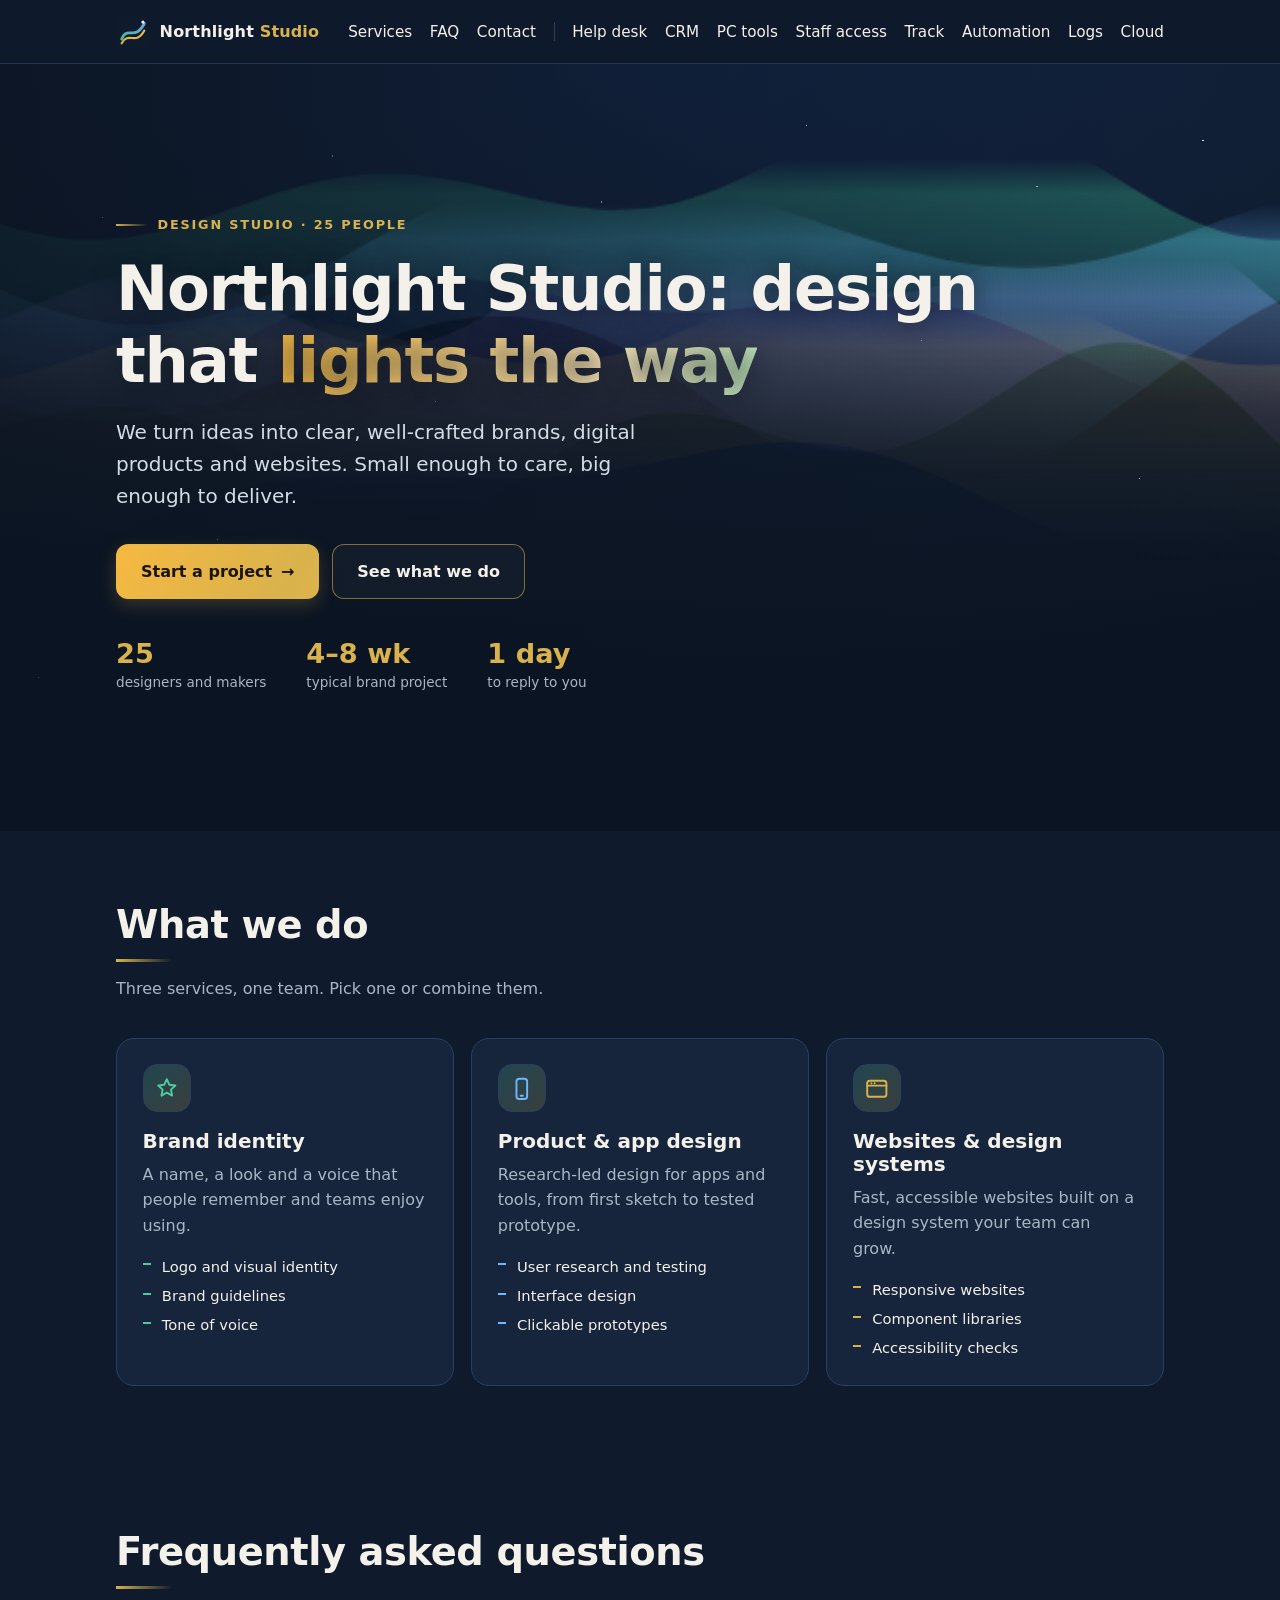
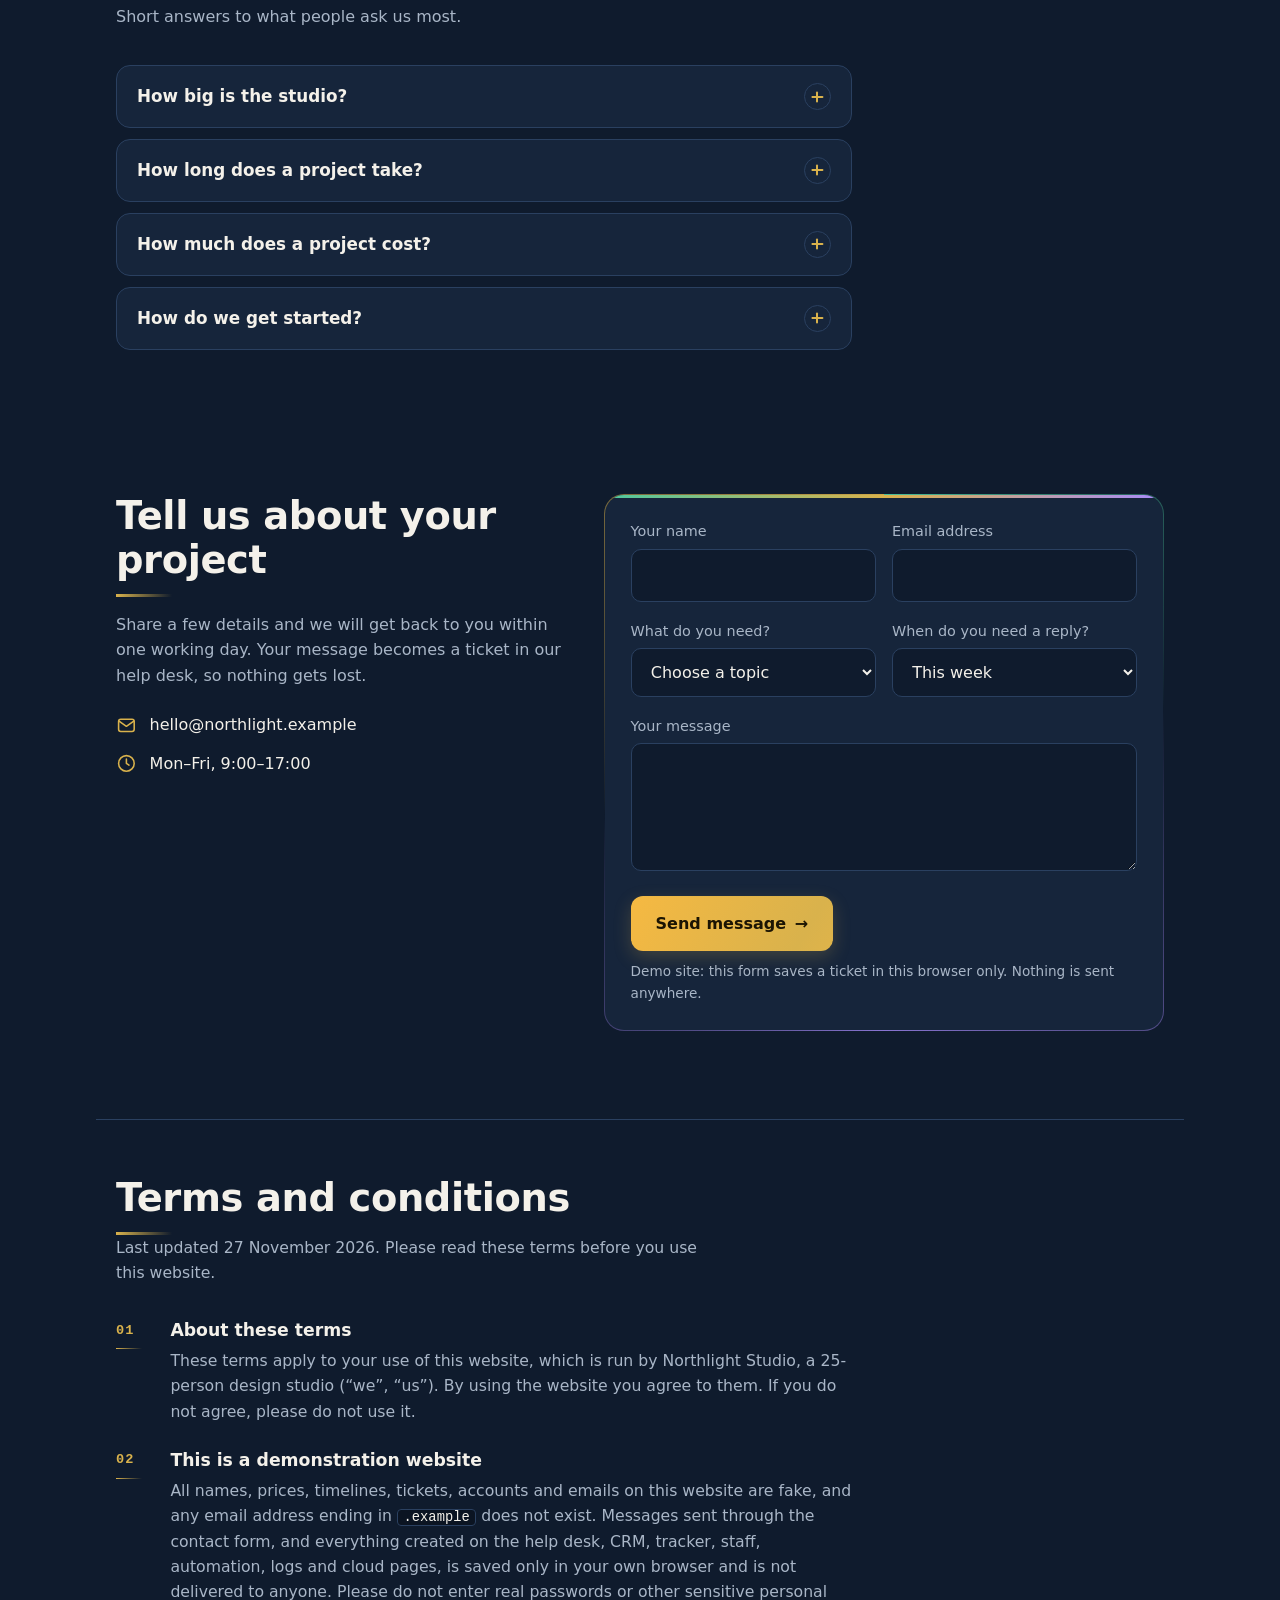
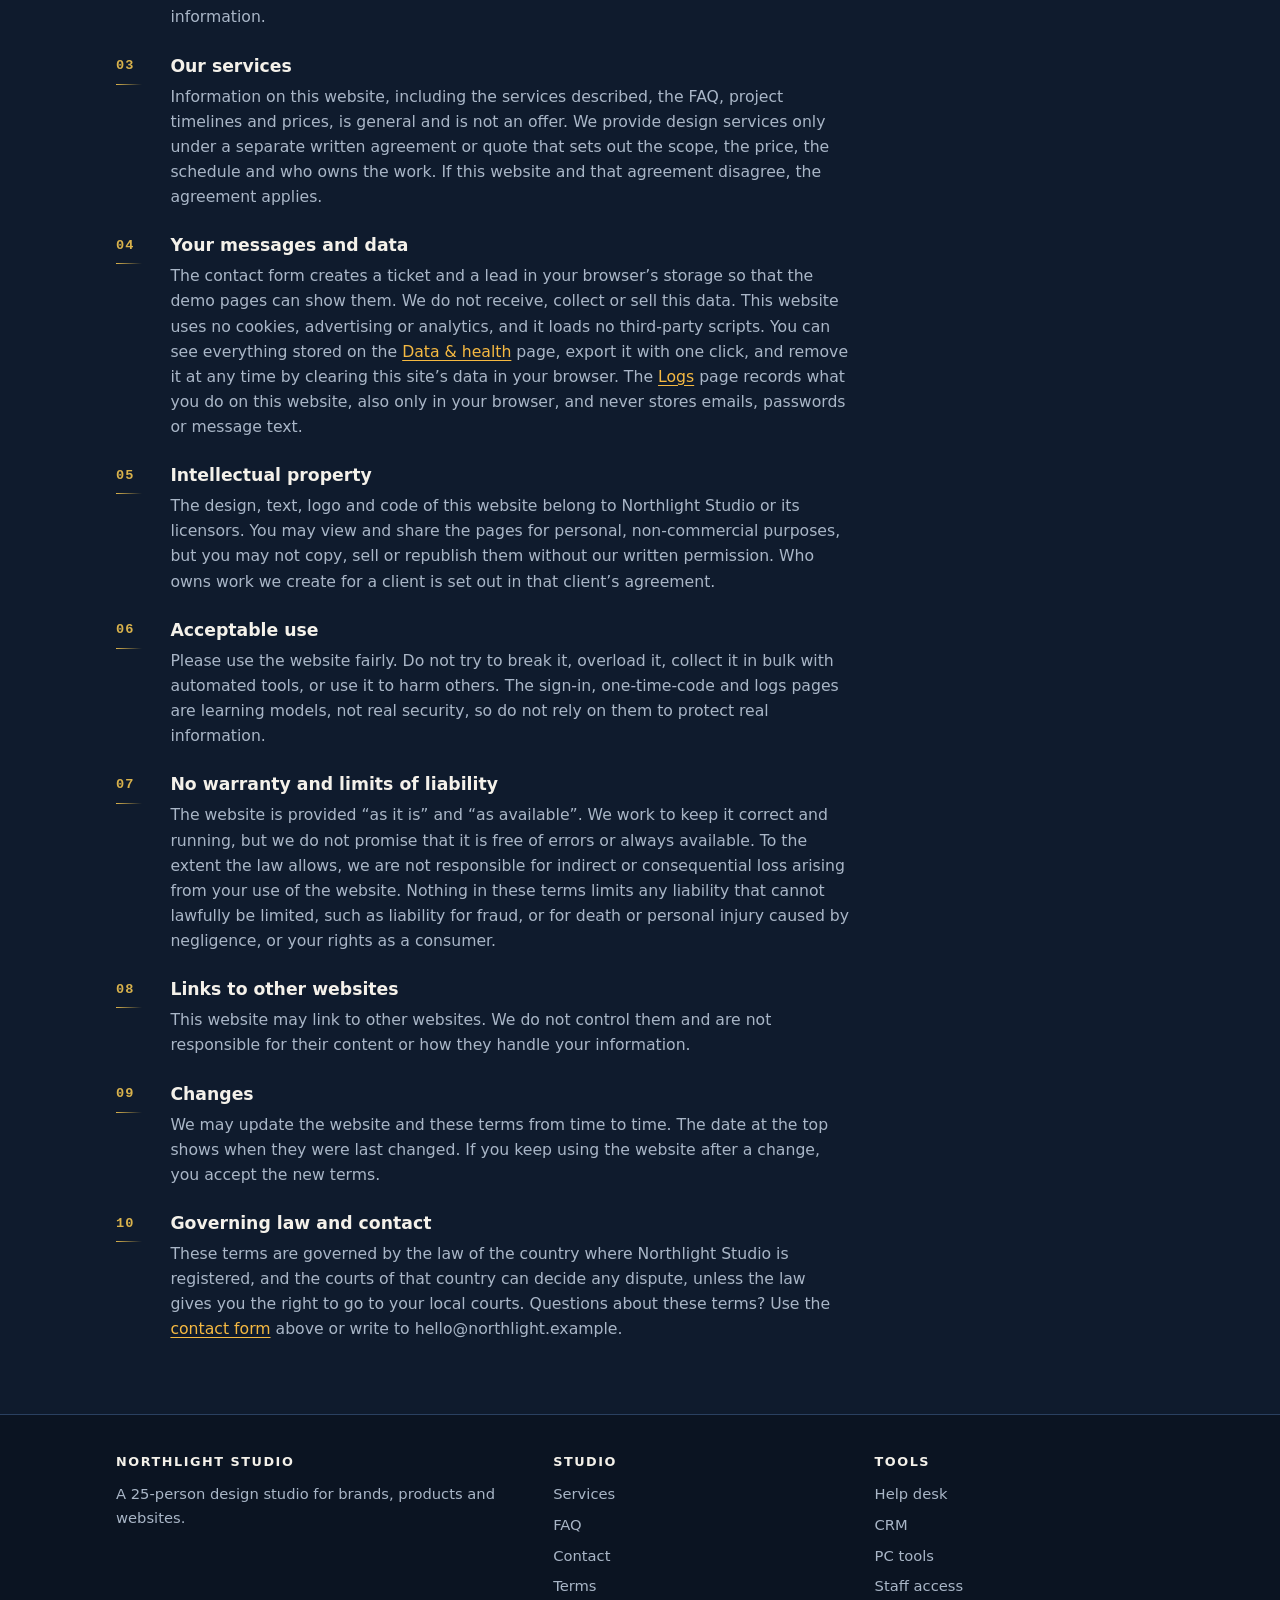
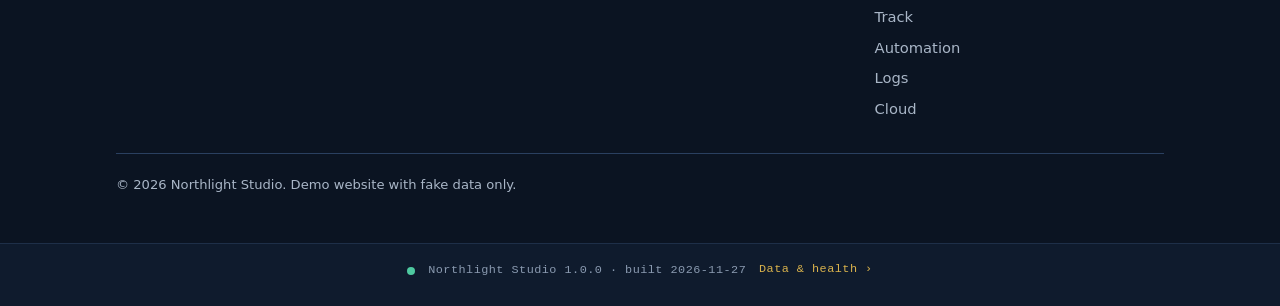
<file: index.html>
<!DOCTYPE html>
<html lang="en">
<head>
  <meta charset="utf-8">
  <meta http-equiv="Content-Security-Policy" content="default-src 'self'; script-src 'self'; style-src 'self' 'unsafe-inline'; img-src 'self' data:; font-src 'self'; connect-src 'self'; frame-src 'self'; object-src 'none'; base-uri 'none'; form-action 'self'; worker-src 'none'; manifest-src 'none'">
  <meta name="referrer" content="same-origin">
  <script src="guard.js"></script>
  <meta name="viewport" content="width=device-width, initial-scale=1">
  <title>Northlight Studio | 25-Person Design Studio</title>
  <meta name="description" content="Northlight Studio is a 25-person design studio creating brands, digital products and websites. Explore our services, read the FAQ and get in touch.">
  <meta name="theme-color" content="#0f1b2d">
  <meta property="og:type" content="website">
  <meta property="og:title" content="Northlight Studio | 25-Person Design Studio">
  <meta property="og:description" content="A 25-person design studio creating brands, digital products and websites.">
  <link rel="icon" href="logo.svg" type="image/svg+xml">
  <link rel="stylesheet" href="home.css">
  <script type="application/ld+json">
  {
    "@context": "https://schema.org",
    "@type": "FAQPage",
    "mainEntity": [
      {
        "@type": "Question",
        "name": "How big is the studio?",
        "acceptedAnswer": { "@type": "Answer", "text": "We are a 25-person team of designers, researchers and developers. Every project gets a dedicated team, not a single freelancer." }
      },
      {
        "@type": "Question",
        "name": "How long does a project take?",
        "acceptedAnswer": { "@type": "Answer", "text": "Brand identity projects usually take 4 to 8 weeks. Product and website projects usually take 8 to 16 weeks. We confirm a timeline in the first week." }
      },
      {
        "@type": "Question",
        "name": "How much does a project cost?",
        "acceptedAnswer": { "@type": "Answer", "text": "We quote every project after a short discovery call. Work with a clear scope gets a fixed price, so there are no surprises." }
      },
      {
        "@type": "Question",
        "name": "How do we get started?",
        "acceptedAnswer": { "@type": "Answer", "text": "Send us a message with the contact form. We reply within one working day and arrange a discovery call." }
      }
    ]
  }
  </script>
</head>
<body>
  <a class="skip" href="#main">Skip to content</a>

  <header class="site-header">
    <div class="wrap">
      <a class="brand" href="index.html">
        <img src="logo.svg" width="34" height="34" alt="Northlight Studio logo">
        <span>Northlight <b>Studio</b></span>
      </a>
      <button class="nav-toggle" id="nav-toggle" type="button" aria-expanded="false" aria-controls="nav" aria-label="Menu"><span></span></button>
      <nav class="nav" id="nav" aria-label="Main">
        <ul>
          <li><a href="#services">Services</a></li>
          <li><a href="#faq">FAQ</a></li>
          <li><a href="#contact">Contact</a></li>
          <li class="sep" aria-hidden="true"></li>
          <li><a href="helpdesk.html">Help desk</a></li>
          <li><a href="crm.html">CRM</a></li>
          <li><a href="troubleshoot.html">PC tools</a></li>
          <li><a href="staff.html">Staff access</a></li>
          <li><a href="track.html">Track</a></li>
          <li><a href="automation.html">Automation</a></li>
          <li><a href="logs.html">Logs</a></li><li><a href="cloud.html">Cloud</a></li>
        </ul>
      </nav>
    </div>
  </header>

  <main id="main">
    <section class="hero" aria-labelledby="top-h">
      <div class="stars" aria-hidden="true"></div>
      <canvas id="aurora" aria-hidden="true"></canvas>
      <div class="wrap hero-inner">
        <p class="eyebrow">Design studio &middot; 25 people</p>
        <h1 id="top-h">Northlight Studio: design that <span class="glow-text">lights the way</span></h1>
        <p class="lead">We turn ideas into clear, well-crafted brands, digital products and websites. Small enough to care, big enough to deliver.</p>
        <div class="hero-cta">
          <a class="btn btn-primary" href="#contact">Start a project <span class="arrow" aria-hidden="true">&rarr;</span></a>
          <a class="btn btn-ghost" href="#services">See what we do</a>
        </div>
        <ul class="facts">
          <li><b>25</b><span>designers and makers</span></li>
          <li><b>4&ndash;8 wk</b><span>typical brand project</span></li>
          <li><b>1 day</b><span>to reply to you</span></li>
        </ul>
      </div>
    </section>

    <section id="services" aria-labelledby="services-h">
      <div class="wrap">
        <div class="section-head reveal">
          <h2 id="services-h">What we do</h2>
          <p>Three services, one team. Pick one or combine them.</p>
        </div>
        <div class="cards">
          <article class="card reveal">
            <div class="icon" aria-hidden="true">
              <svg viewBox="0 0 24 24"><path d="M12 3l2.4 5.2 5.6.7-4.1 3.9 1.1 5.6L12 15.6 7 18.4l1.1-5.6L4 8.9l5.6-.7z"/></svg>
            </div>
            <h3>Brand identity</h3>
            <p>A name, a look and a voice that people remember and teams enjoy using.</p>
            <ul><li>Logo and visual identity</li><li>Brand guidelines</li><li>Tone of voice</li></ul>
          </article>
          <article class="card reveal" style="--d:.1s">
            <div class="icon" aria-hidden="true">
              <svg viewBox="0 0 24 24"><rect x="7" y="2.5" width="10" height="19" rx="2.5"/><path d="M11 18.5h2"/></svg>
            </div>
            <h3>Product &amp; app design</h3>
            <p>Research-led design for apps and tools, from first sketch to tested prototype.</p>
            <ul><li>User research and testing</li><li>Interface design</li><li>Clickable prototypes</li></ul>
          </article>
          <article class="card reveal" style="--d:.2s">
            <div class="icon" aria-hidden="true">
              <svg viewBox="0 0 24 24"><rect x="3" y="4.5" width="18" height="15" rx="2.5"/><path d="M3 9h18M7 6.8h.01M10 6.8h.01"/></svg>
            </div>
            <h3>Websites &amp; design systems</h3>
            <p>Fast, accessible websites built on a design system your team can grow.</p>
            <ul><li>Responsive websites</li><li>Component libraries</li><li>Accessibility checks</li></ul>
          </article>
        </div>
      </div>
    </section>

    <section id="faq" aria-labelledby="faq-h">
      <div class="wrap">
        <div class="section-head reveal">
          <h2 id="faq-h">Frequently asked questions</h2>
          <p>Short answers to what people ask us most.</p>
        </div>
        <div class="faq reveal">
          <div class="faq-item">
            <h3><button class="faq-q" id="q1" type="button" aria-expanded="false" aria-controls="a1">How big is the studio? <span class="chev" aria-hidden="true"></span></button></h3>
            <div class="faq-a" id="a1" role="region" aria-labelledby="q1"><div><p>We are a 25-person team of designers, researchers and developers. Every project gets a dedicated team, not a single freelancer.</p></div></div>
          </div>
          <div class="faq-item">
            <h3><button class="faq-q" id="q2" type="button" aria-expanded="false" aria-controls="a2">How long does a project take? <span class="chev" aria-hidden="true"></span></button></h3>
            <div class="faq-a" id="a2" role="region" aria-labelledby="q2"><div><p>Brand identity projects usually take 4 to 8 weeks. Product and website projects usually take 8 to 16 weeks. We confirm a timeline in the first week.</p></div></div>
          </div>
          <div class="faq-item">
            <h3><button class="faq-q" id="q3" type="button" aria-expanded="false" aria-controls="a3">How much does a project cost? <span class="chev" aria-hidden="true"></span></button></h3>
            <div class="faq-a" id="a3" role="region" aria-labelledby="q3"><div><p>We quote every project after a short discovery call. Work with a clear scope gets a fixed price, so there are no surprises.</p></div></div>
          </div>
          <div class="faq-item">
            <h3><button class="faq-q" id="q4" type="button" aria-expanded="false" aria-controls="a4">How do we get started? <span class="chev" aria-hidden="true"></span></button></h3>
            <div class="faq-a" id="a4" role="region" aria-labelledby="q4"><div><p>Send us a message with the contact form. We reply within one working day and arrange a discovery call.</p></div></div>
          </div>
        </div>
      </div>
    </section>

    <section id="contact" aria-labelledby="contact-h">
      <div class="wrap contact">
        <div class="contact-info reveal">
          <div class="section-head" style="margin-bottom:0">
            <h2 id="contact-h">Tell us about your project</h2>
            <p>Share a few details and we will get back to you within one working day. Your message becomes a ticket in our help desk, so nothing gets lost.</p>
          </div>
          <ul class="contact-list">
            <li>
              <svg viewBox="0 0 24 24" aria-hidden="true"><rect x="3" y="5" width="18" height="14" rx="2.5"/><path d="M3.5 7l8.5 6 8.5-6"/></svg>
              <span>hello@northlight.example</span>
            </li>
            <li>
              <svg viewBox="0 0 24 24" aria-hidden="true"><circle cx="12" cy="12" r="9"/><path d="M12 7v5l3 2"/></svg>
              <span>Mon&ndash;Fri, 9:00&ndash;17:00</span>
            </li>
          </ul>
        </div>

        <div class="form-card reveal" style="--d:.1s">
          <form id="contact-form" novalidate>
            <div id="summary" class="summary" role="alert" hidden></div>

            <div class="row">
              <div class="field">
                <label for="name">Your name</label>
                <input id="name" name="name" autocomplete="name" maxlength="80" aria-describedby="name-err">
                <p class="error" id="name-err" hidden></p>
              </div>
              <div class="field">
                <label for="email">Email address</label>
                <input id="email" name="email" type="email" autocomplete="email" inputmode="email" maxlength="120" aria-describedby="email-err">
                <p class="error" id="email-err" hidden></p>
              </div>
            </div>

            <div class="row">
              <div class="field">
                <label for="topic">What do you need?</label>
                <select id="topic" name="topic" aria-describedby="topic-err">
                  <option value="">Choose a topic</option>
                  <option>Brand identity</option>
                  <option>Product &amp; app design</option>
                  <option>Website or design system</option>
                  <option>Something else</option>
                </select>
                <p class="error" id="topic-err" hidden></p>
              </div>
              <div class="field">
                <label for="urgency">When do you need a reply?</label>
                <select id="urgency" name="urgency">
                  <option value="1">No rush</option>
                  <option value="2" selected>This week</option>
                  <option value="3">As soon as possible</option>
                </select>
              </div>
            </div>

            <div class="field">
              <label for="message">Your message</label>
              <textarea id="message" name="message" maxlength="1000" aria-describedby="message-err"></textarea>
              <p class="error" id="message-err" hidden></p>
            </div>

            <button class="btn btn-primary" id="send" type="submit">Send message <span class="arrow" aria-hidden="true">&rarr;</span></button>
            <p class="hint">Demo site: this form saves a ticket in this browser only. Nothing is sent anywhere.</p>
          </form>

          <div id="success" class="success" role="status" tabindex="-1" hidden>
            <svg viewBox="0 0 64 64" aria-hidden="true"><circle class="ring" cx="32" cy="32" r="26"/><path class="tick" d="M20 33l9 9 16-18"/></svg>
            <h3 id="success-title">Thank you!</h3>
            <p id="success-text"></p>
            <a class="btn btn-primary" id="track-link" href="track.html">Track this request <span class="arrow" aria-hidden="true">&rarr;</span></a>
            <p style="margin-top:.8rem"><a class="btn btn-ghost" href="helpdesk.html">View it in the help desk <span class="arrow" aria-hidden="true">&rarr;</span></a></p>
            <p><button class="btn btn-ghost" id="again" type="button" style="margin-top:.8rem">Send another message</button></p>
          </div>
        </div>
      </div>
    </section>

    <section id="terms" aria-labelledby="terms-h">
      <div class="wrap terms">
        <div class="section-head reveal">
          <h2 id="terms-h">Terms and conditions</h2>
          <p>Last updated 27 November 2026. Please read these terms before you use this website.</p>
        </div>
        <ol class="clauses reveal">
          <li>
            <h3>About these terms</h3>
            <p>These terms apply to your use of this website, which is run by Northlight Studio, a 25-person design studio (&ldquo;we&rdquo;, &ldquo;us&rdquo;). By using the website you agree to them. If you do not agree, please do not use it.</p>
          </li>
          <li>
            <h3>This is a demonstration website</h3>
            <p>All names, prices, timelines, tickets, accounts and emails on this website are fake, and any email address ending in <code>.example</code> does not exist. Messages sent through the contact form, and everything created on the help desk, CRM, tracker, staff, automation, logs and cloud pages, is saved only in your own browser and is not delivered to anyone. Please do not enter real passwords or other sensitive personal information.</p>
          </li>
          <li>
            <h3>Our services</h3>
            <p>Information on this website, including the services described, the FAQ, project timelines and prices, is general and is not an offer. We provide design services only under a separate written agreement or quote that sets out the scope, the price, the schedule and who owns the work. If this website and that agreement disagree, the agreement applies.</p>
          </li>
          <li>
            <h3>Your messages and data</h3>
            <p>The contact form creates a ticket and a lead in your browser&rsquo;s storage so that the demo pages can show them. We do not receive, collect or sell this data. This website uses no cookies, advertising or analytics, and it loads no third-party scripts. You can see everything stored on the <a href="settings.html">Data &amp; health</a> page, export it with one click, and remove it at any time by clearing this site&rsquo;s data in your browser. The <a href="logs.html">Logs</a> page records what you do on this website, also only in your browser, and never stores emails, passwords or message text.</p>
          </li>
          <li>
            <h3>Intellectual property</h3>
            <p>The design, text, logo and code of this website belong to Northlight Studio or its licensors. You may view and share the pages for personal, non-commercial purposes, but you may not copy, sell or republish them without our written permission. Who owns work we create for a client is set out in that client&rsquo;s agreement.</p>
          </li>
          <li>
            <h3>Acceptable use</h3>
            <p>Please use the website fairly. Do not try to break it, overload it, collect it in bulk with automated tools, or use it to harm others. The sign-in, one-time-code and logs pages are learning models, not real security, so do not rely on them to protect real information.</p>
          </li>
          <li>
            <h3>No warranty and limits of liability</h3>
            <p>The website is provided &ldquo;as it is&rdquo; and &ldquo;as available&rdquo;. We work to keep it correct and running, but we do not promise that it is free of errors or always available. To the extent the law allows, we are not responsible for indirect or consequential loss arising from your use of the website. Nothing in these terms limits any liability that cannot lawfully be limited, such as liability for fraud, or for death or personal injury caused by negligence, or your rights as a consumer.</p>
          </li>
          <li>
            <h3>Links to other websites</h3>
            <p>This website may link to other websites. We do not control them and are not responsible for their content or how they handle your information.</p>
          </li>
          <li>
            <h3>Changes</h3>
            <p>We may update the website and these terms from time to time. The date at the top shows when they were last changed. If you keep using the website after a change, you accept the new terms.</p>
          </li>
          <li>
            <h3>Governing law and contact</h3>
            <p>These terms are governed by the law of the country where Northlight Studio is registered, and the courts of that country can decide any dispute, unless the law gives you the right to go to your local courts. Questions about these terms? Use the <a href="#contact">contact form</a> above or write to hello@northlight.example.</p>
          </li>
        </ol>
      </div>
    </section>
  </main>

  <footer class="site-footer">
    <div class="wrap">
      <div class="foot">
        <div>
          <h2>Northlight Studio</h2>
          <p>A 25-person design studio for brands, products and websites.</p>
        </div>
        <nav aria-label="Studio">
          <h2>Studio</h2>
          <ul>
            <li><a href="#services">Services</a></li>
            <li><a href="#faq">FAQ</a></li>
            <li><a href="#contact">Contact</a></li>
            <li><a href="#terms">Terms</a></li>
          </ul>
        </nav>
        <nav aria-label="Tools">
          <h2>Tools</h2>
          <ul>
            <li><a href="helpdesk.html">Help desk</a></li>
            <li><a href="crm.html">CRM</a></li>
            <li><a href="troubleshoot.html">PC tools</a></li>
            <li><a href="staff.html">Staff access</a></li>
            <li><a href="track.html">Track</a></li>
            <li><a href="automation.html">Automation</a></li>
            <li><a href="logs.html">Logs</a></li><li><a href="cloud.html">Cloud</a></li>
          </ul>
        </nav>
      </div>
      <p class="legal">&copy; 2026 Northlight Studio. Demo website with fake data only.</p>
    </div>
  </footer>

  <script src="config.js"></script>
  <script src="security.js"></script>
  <script src="sitelog.js"></script>
  <script src="automation.js"></script>
  <script src="home.js"></script>
  <script src="statusbar.js"></script>
</body>
</html>
</file>
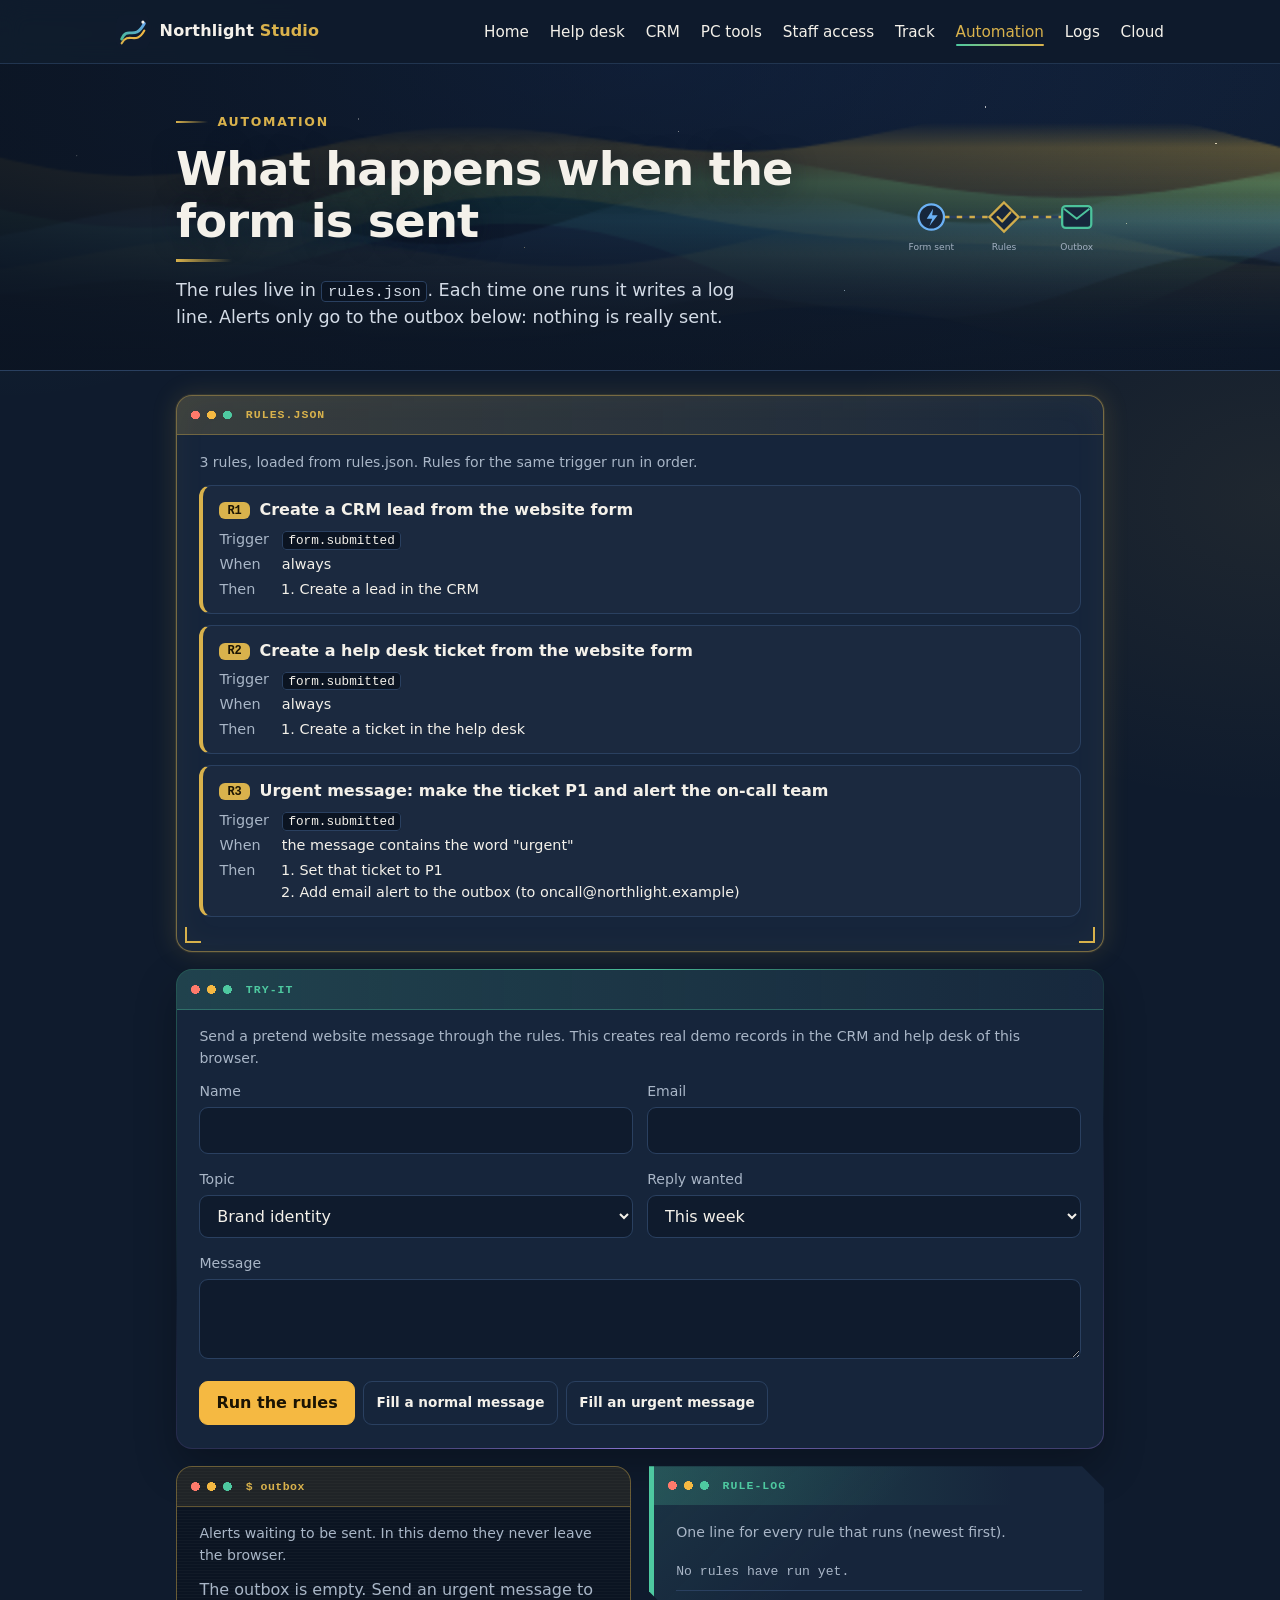
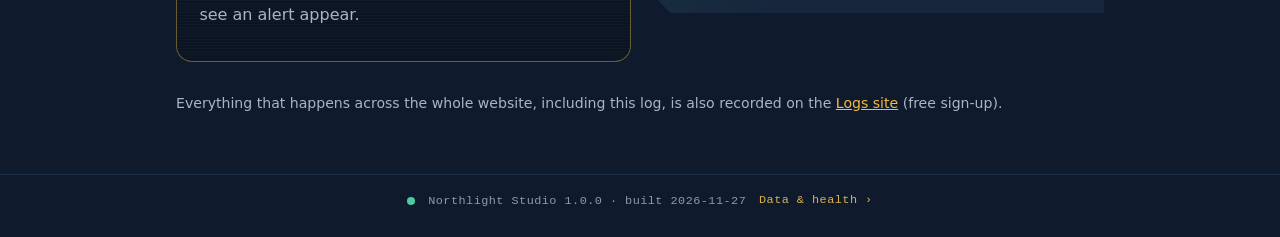
<file: automation.html>
<!DOCTYPE html>
<html lang="en">
<head>
  <meta charset="utf-8">
  <meta http-equiv="Content-Security-Policy" content="default-src 'self'; script-src 'self'; style-src 'self' 'unsafe-inline'; img-src 'self' data:; font-src 'self'; connect-src 'self'; frame-src 'self'; object-src 'none'; base-uri 'none'; form-action 'self'; worker-src 'none'; manifest-src 'none'">
  <meta name="referrer" content="same-origin">
  <script src="guard.js"></script>
  <meta name="viewport" content="width=device-width, initial-scale=1">
  <title>Automation · Northlight Studio</title>
  <meta name="description" content="The automation rules behind the website form, the alert outbox and the rule log.">
  <link rel="icon" href="logo.svg" type="image/svg+xml">
  <style>
    :root {
      --bg: #0f1b2d; --panel: #16253b; --line: #2a4060; --text: #f4f1ea; --muted: #a9b6c7;
      --accent: #f5b942; --accent-ink: #1b1403; --gold: #d9b24c; --ok: #4ec9a0; --bad: #ff7a6b; --blue: #6fb7ff;
    }
    * { box-sizing: border-box; }
    body { margin: 0; font-family: system-ui, -apple-system, "Segoe UI", sans-serif; background: var(--bg); color: var(--text); line-height: 1.55; }
    a { color: var(--accent); }
    .wrap { max-width: 60rem; margin: 0 auto; padding: 1.5rem 1rem 3rem; }
    h2 { font-size: 1.2rem; margin: 0 0 .6rem; }
    p { margin: 0 0 .7rem; }
    .meta { color: var(--muted); font-size: .88rem; }
    .panel { background: var(--panel); border: 1px solid var(--line); border-radius: 16px; padding: 1.4rem; margin-bottom: 1.1rem; }
    .grid2 { display: grid; grid-template-columns: 1fr 1fr; gap: 1.1rem; align-items: start; }
    @media (max-width: 56rem) { .grid2 { grid-template-columns: 1fr; } }

    /* rules */
    .rule { border: 1px solid var(--line); border-left: 4px solid var(--gold); border-radius: 12px; padding: .8rem 1rem; margin-bottom: .7rem; background: rgba(255, 255, 255, .02); }
    .rule h3 { margin: 0 0 .3rem; font-size: 1rem; display: flex; gap: .6rem; align-items: center; flex-wrap: wrap; }
    .rid { font: 800 .75rem ui-monospace, Consolas, monospace; background: var(--gold); color: var(--accent-ink); padding: .1rem .5rem; border-radius: 6px; }
    .rule dl { display: grid; grid-template-columns: max-content 1fr; gap: .15rem .8rem; margin: 0; font-size: .9rem; }
    .rule dt { color: var(--muted); }
    .rule dd { margin: 0; }
    .rule ol { margin: 0; padding-left: 1.1rem; }
    code { background: #0b1422; border: 1px solid var(--line); border-radius: 4px; padding: .05rem .35rem; font-size: .88em; }

    /* forms */
    .row { display: grid; grid-template-columns: 1fr 1fr; gap: .9rem; }
    @media (max-width: 40rem) { .row { grid-template-columns: 1fr; } }
    .field { margin-bottom: .9rem; }
    label { display: block; font-size: .88rem; color: var(--muted); margin-bottom: .25rem; }
    input, select, textarea { width: 100%; padding: .65rem .8rem; font: inherit; color: var(--text); background: var(--bg); border: 1px solid var(--line); border-radius: 9px; }
    textarea { min-height: 5rem; resize: vertical; }
    input:focus, select:focus, textarea:focus { outline: 2px solid var(--accent); outline-offset: 2px; }
    [aria-invalid="true"] { border-color: var(--bad); }
    .error { color: #ff9a8d; font-size: .88rem; font-weight: 600; margin: .3rem 0 0; }
    .error[hidden] { display: none; }
    .btns { display: flex; gap: .55rem; flex-wrap: wrap; }
    .btn { font: inherit; font-weight: 700; cursor: pointer; text-decoration: none; display: inline-block; background: transparent; color: var(--text); border: 1px solid var(--line); border-radius: 9px; padding: .55rem 1rem; }
    .btn:hover { border-color: var(--gold); }
    .btn.primary { background: var(--accent); border-color: var(--accent); color: var(--accent-ink); }
    .btn.small { padding: .3rem .75rem; font-size: .85rem; font-weight: 600; }
    .result { margin-top: 1rem; border: 1px solid var(--line); border-radius: 12px; padding: .8rem 1rem; background: rgba(255, 255, 255, .03); }
    .result[hidden] { display: none; }
    .result ul { margin: .4rem 0 0; padding-left: 1.1rem; }

    /* outbox + log */
    .empty { color: var(--muted); }
    details.mail { border: 1px solid var(--line); border-radius: 10px; margin-bottom: .55rem; background: rgba(255, 255, 255, .02); }
    details.mail summary { cursor: pointer; padding: .6rem .8rem; display: grid; gap: .15rem; }
    details.mail .sub { font-weight: 700; }
    details.mail .body { padding: 0 .8rem .8rem; white-space: pre-wrap; color: #cdd7e3; font-size: .92rem; }
    .badge { display: inline-block; font-size: .7rem; font-weight: 800; padding: .08rem .55rem; border-radius: 999px; color: #0b1422; white-space: nowrap; }
    .b-ok { background: var(--ok); } .b-skip { background: #8fa8c8; } .b-fail { background: var(--bad); } .b-queue { background: var(--accent); }
    .log { list-style: none; margin: 0; padding: 0; font-family: ui-monospace, Consolas, monospace; font-size: .82rem; }
    .log li { display: grid; grid-template-columns: auto auto 1fr; gap: .2rem .6rem; align-items: baseline; padding: .45rem 0; border-bottom: 1px solid var(--line); }
    .log time { color: var(--muted); }
    .log .d { grid-column: 3; color: #cdd7e3; word-break: break-word; }
    .log li.new { animation: flash 1.6s ease-out; }
    @keyframes flash { from { background: rgba(217, 178, 76, .22); } }
    .note { margin-top: .8rem; }
    @media (prefers-reduced-motion: reduce) { .log li.new { animation: none; } }
  </style>
  <link rel="stylesheet" href="site.css">
</head>
<body class="sx" data-page="auto" style="--sx-max:60rem">
  <a class="sx-skip" href="#sx-main">Skip to content</a>
  <header class="sx-header">
    <div class="sx-wrap">
      <a class="sx-brand" href="index.html"><img src="logo.svg" width="34" height="34" alt="Northlight Studio logo"><span>Northlight <b>Studio</b></span></a>
      <button class="sx-toggle" id="sx-toggle" type="button" aria-expanded="false" aria-controls="sx-nav" aria-label="Menu"><span></span></button>
      <nav class="sx-nav" id="sx-nav" aria-label="Main">
        <ul>
          <li><a href="index.html">Home</a></li>
          <li><a href="helpdesk.html">Help desk</a></li>
          <li><a href="crm.html">CRM</a></li>
          <li><a href="troubleshoot.html">PC tools</a></li>
          <li><a href="staff.html">Staff access</a></li>
          <li><a href="track.html">Track</a></li>
          <li><a href="automation.html" aria-current="page">Automation</a></li>
          <li><a href="logs.html">Logs</a></li><li><a href="cloud.html">Cloud</a></li>
        </ul>
      </nav>
    </div>
  </header>

  <section class="sx-banner" aria-labelledby="sx-h1">
    <div class="sx-stars" aria-hidden="true"></div>
    <canvas class="sx-aurora" data-palette="auto" aria-hidden="true"></canvas>
    <svg class="sx-art" viewBox="0 0 220 140" aria-hidden="true" focusable="false">
      <path d="M30 70 H190" stroke="#2a4060" stroke-width="3" stroke-linecap="round" fill="none"/>
      <path class="sx-flow" d="M30 70 H190" stroke="#d9b24c" stroke-width="3" stroke-dasharray="6 8" fill="none"/>
      <circle class="sx-packet" cx="30" cy="70" r="5" fill="#4ec9a0"/>
      <circle cx="30" cy="70" r="14" fill="#16253b" stroke="#6fb7ff" stroke-width="2.5"/>
      <path d="M32 61 l-7 11 h6 l-3 8 l9 -12 h-6 z" fill="#6fb7ff"/>
      <path d="M110 54 l16 16 l-16 16 l-16 -16 z" fill="#16253b" stroke="#d9b24c" stroke-width="2.5"/>
      <path d="M103 70 l5 5 l9 -10" fill="none" stroke="#d9b24c" stroke-width="2.5" stroke-linecap="round" stroke-linejoin="round"/>
      <rect x="174" y="58" width="32" height="24" rx="4" fill="#16253b" stroke="#4ec9a0" stroke-width="2.5"/>
      <path d="M176 61 l14 11 l14 -11" fill="none" stroke="#4ec9a0" stroke-width="2.2" stroke-linejoin="round"/>
      <text x="30" y="106" text-anchor="middle" font-size="10" fill="#a9b6c7">Form sent</text>
      <text x="110" y="106" text-anchor="middle" font-size="10" fill="#a9b6c7">Rules</text>
      <text x="190" y="106" text-anchor="middle" font-size="10" fill="#a9b6c7">Outbox</text>
    </svg>
    <div class="sx-wrap sx-banner-inner">
      <p class="sx-eyebrow">Automation</p>
      <h1 id="sx-h1">What happens when the form is sent</h1>
      <p class="sx-lead">The rules live in <code>rules.json</code>. Each time one runs it writes a log line. Alerts only go to the outbox below: nothing is really sent.</p>
    </div>
  </section>

  <main class="wrap" id="sx-main">
    <div class="panel sx-rise" id="rules-panel" data-win="rules.json" data-tone="gold" data-skin="neon">
      <p class="meta" id="rules-from">Loading rules…</p>
      <div id="rules"></div>
    </div>

    <div class="panel sx-rise" style="--d:.08s" data-win="try-it" data-tone="teal" data-skin="glass">
      <p class="meta">Send a pretend website message through the rules. This creates real demo records in the CRM and help desk of this browser.</p>
      <form id="try" novalidate>
        <div class="row">
          <div class="field"><label for="t-name">Name</label><input id="t-name" maxlength="60" aria-describedby="t-err"></div>
          <div class="field"><label for="t-email">Email</label><input id="t-email" type="email" maxlength="80" aria-describedby="t-err"></div>
        </div>
        <div class="row">
          <div class="field">
            <label for="t-topic">Topic</label>
            <select id="t-topic"><option>Brand identity</option><option>Product &amp; app design</option><option>Website or design system</option><option>Something else</option></select>
          </div>
          <div class="field">
            <label for="t-urgency">Reply wanted</label>
            <select id="t-urgency"><option value="1">No rush</option><option value="2" selected>This week</option><option value="3">As soon as possible</option></select>
          </div>
        </div>
        <div class="field"><label for="t-message">Message</label><textarea id="t-message" maxlength="1000" aria-describedby="t-err"></textarea></div>
        <p class="error" id="t-err" role="alert" hidden></p>
        <div class="btns">
          <button class="btn primary" type="submit">Run the rules</button>
          <button class="btn small" type="button" id="fill-normal">Fill a normal message</button>
          <button class="btn small" type="button" id="fill-urgent">Fill an urgent message</button>
        </div>
      </form>
      <div class="result" id="result" role="status" aria-live="polite" hidden></div>
    </div>

    <div class="grid2">
      <div class="panel sx-rise" style="--d:.12s" data-win="outbox" data-tone="gold" data-skin="terminal">
        <p class="meta">Alerts waiting to be sent. In this demo they never leave the browser.</p>
        <div id="outbox"></div>
      </div>
      <div class="panel sx-rise" style="--d:.16s" data-win="rule-log" data-tone="teal" data-skin="notch">
        <p class="meta">One line for every rule that runs (newest first).</p>
        <ul class="log" id="log"></ul>
      </div>
    </div>

    <p class="meta note">Everything that happens across the whole website, including this log, is also recorded on the <a href="logs.html">Logs site</a> (free sign-up).</p>
  </main>

  <script src="config.js"></script>
  <script src="security.js"></script>
  <script src="sitelog.js"></script>
  <script src="automation.js"></script>
  <script src="automation-page.js"></script>
  <script src="site.js"></script>
  <script src="statusbar.js"></script>
</body>
</html>
</file>
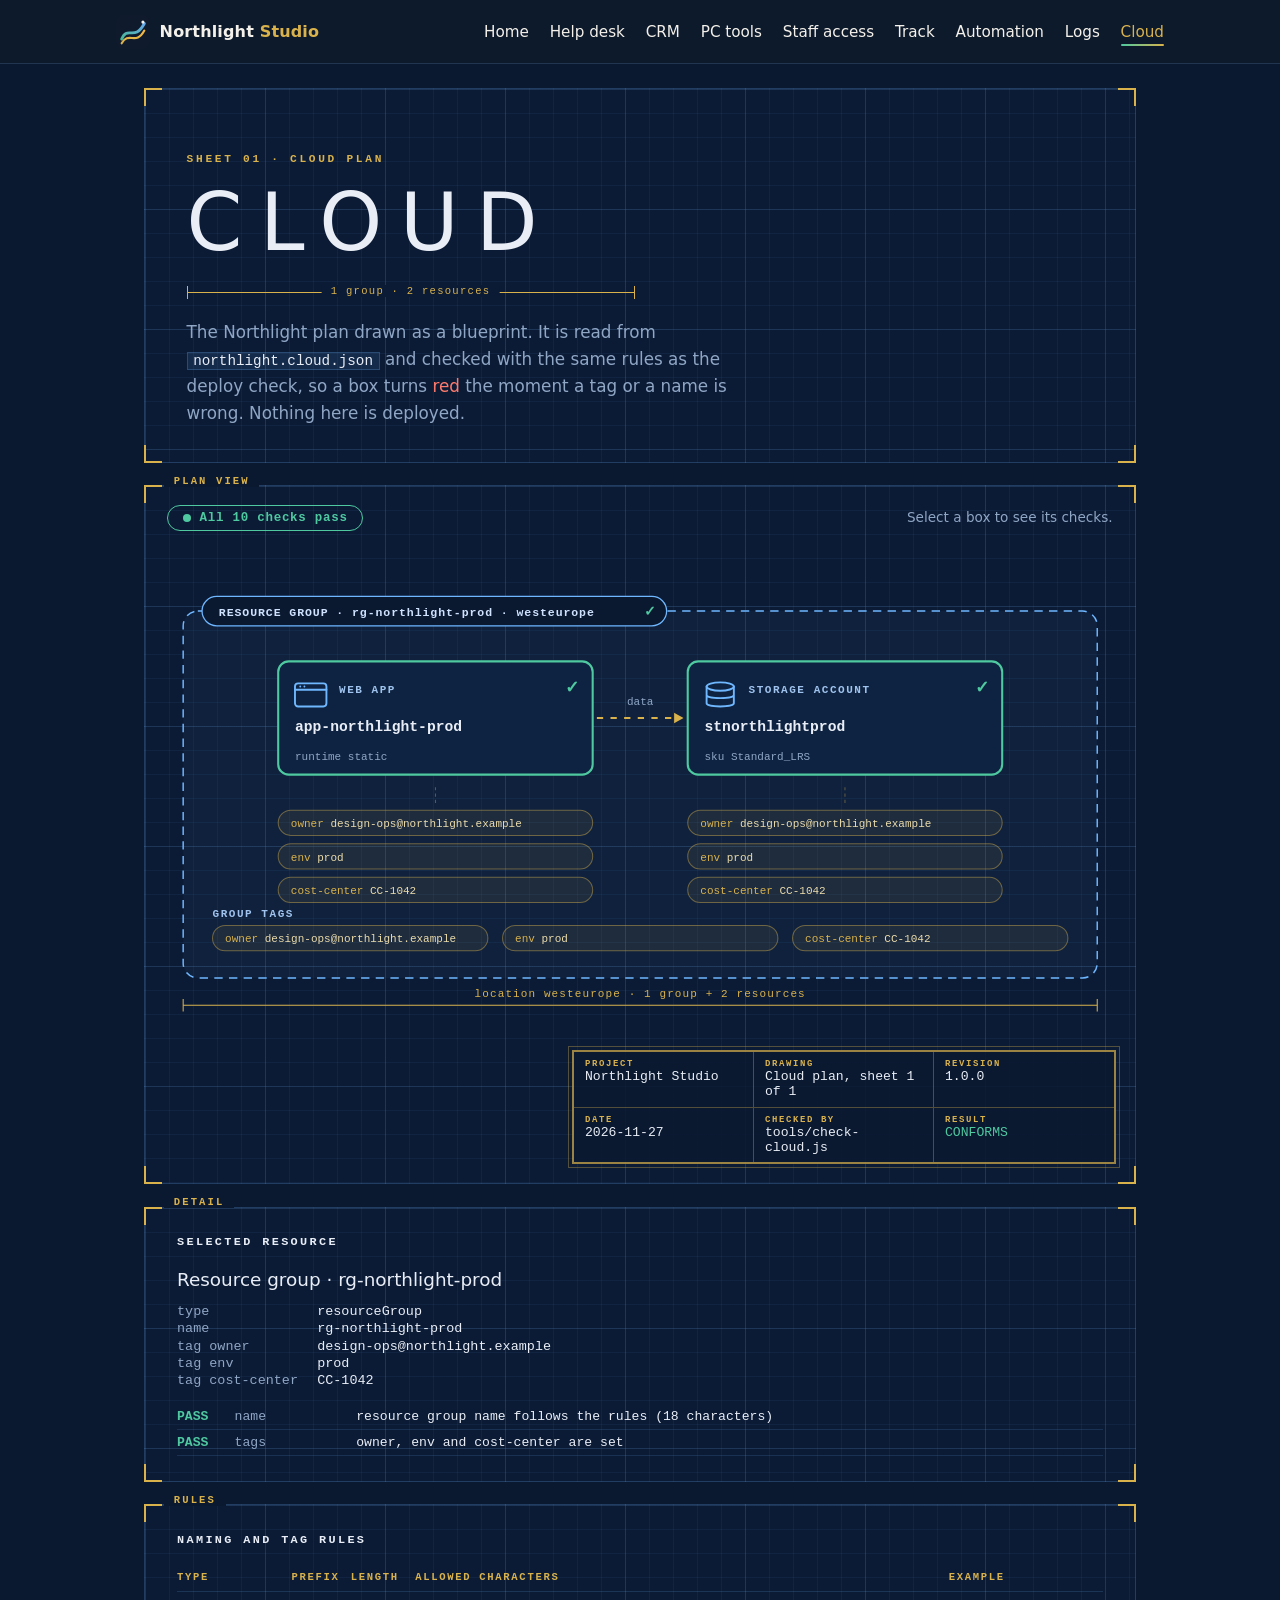
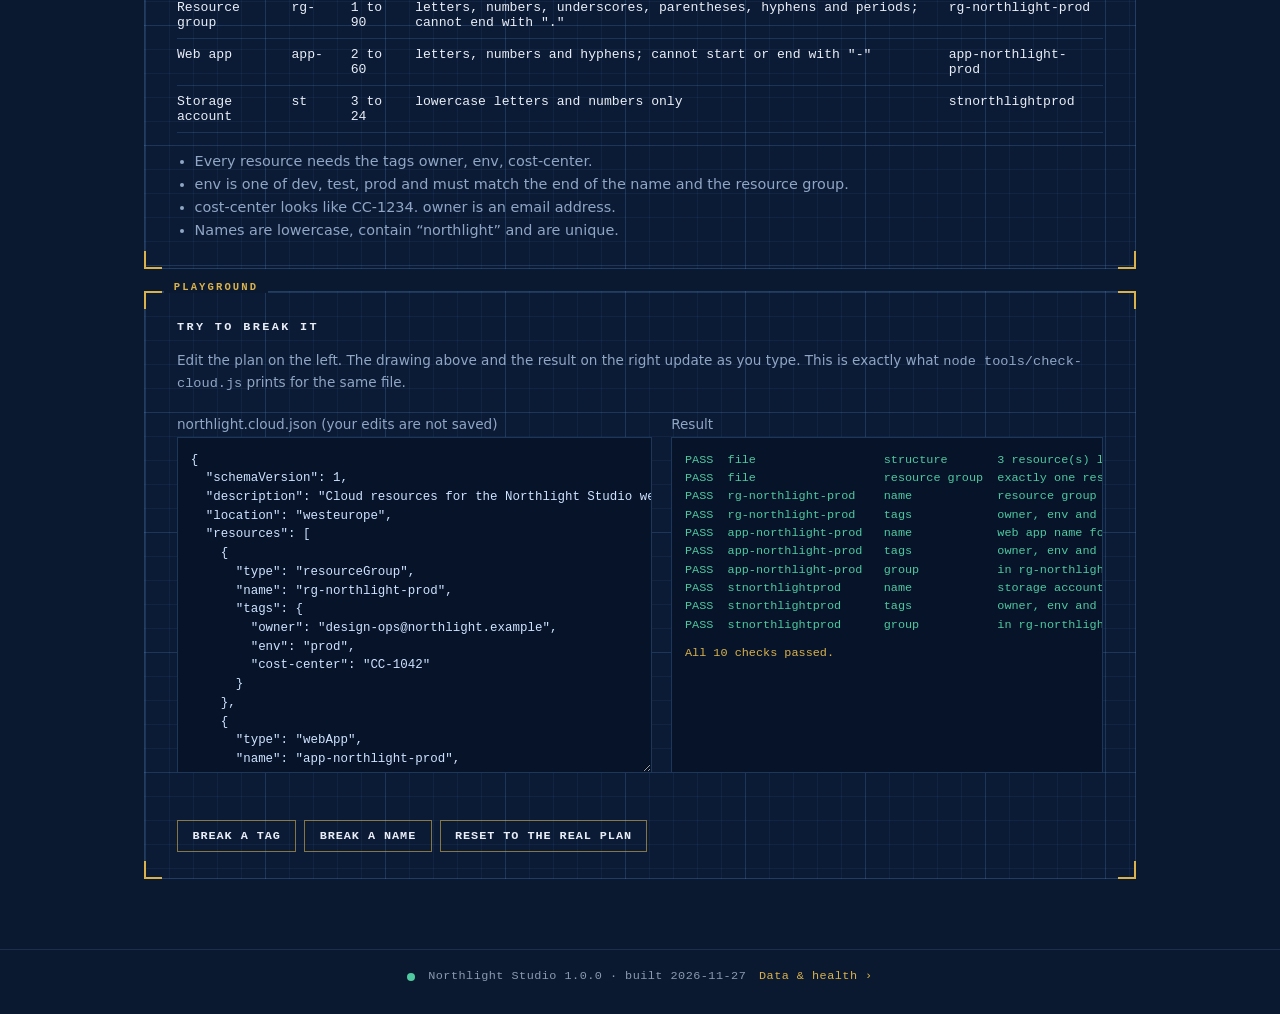
<file: cloud.html>
<!DOCTYPE html>
<html lang="en">
<head>
  <meta charset="utf-8">
  <meta http-equiv="Content-Security-Policy" content="default-src 'self'; script-src 'self'; style-src 'self' 'unsafe-inline'; img-src 'self' data:; font-src 'self'; connect-src 'self'; frame-src 'self'; object-src 'none'; base-uri 'none'; form-action 'self'; worker-src 'none'; manifest-src 'none'">
  <meta name="referrer" content="same-origin">
  <script src="guard.js"></script>
  <meta name="viewport" content="width=device-width, initial-scale=1">
  <title>Cloud Blueprint · Northlight Studio</title>
  <meta name="description" content="The Northlight Studio cloud plan drawn as a blueprint: resource group, web app and storage with their tags, checked live against the naming rules.">
  <link rel="icon" href="logo.svg" type="image/svg+xml">
  <style>
    :root {
      --bg: #0a1830; --ink: #e9eef6; --mute: #8fa6c4; --line: rgba(111, 183, 255, .22);
      --gold: #d9b24c; --ok: #4ec9a0; --bad: #ff7a6b; --blue: #6fb7ff;
      --mono: ui-monospace, "Cascadia Code", Consolas, monospace;
      --grid: linear-gradient(rgba(111, 183, 255, .06) 1px, transparent 1px), linear-gradient(90deg, rgba(111, 183, 255, .06) 1px, transparent 1px),
              linear-gradient(rgba(111, 183, 255, .12) 1px, transparent 1px), linear-gradient(90deg, rgba(111, 183, 255, .12) 1px, transparent 1px);
      --grid-size: 24px 24px, 24px 24px, 120px 120px, 120px 120px;
    }
    * { box-sizing: border-box; }
    body { margin: 0; background: #0a1830; color: var(--ink); font-family: system-ui, -apple-system, "Segoe UI", sans-serif; line-height: 1.6; }
    a { color: var(--gold); }
    :focus-visible { outline: 2px solid #f5b942; outline-offset: 3px; }
    .bp { max-width: 64rem; margin: 0 auto; padding: 1.5rem 1rem 3rem; }

    /* the drawing sheets: grid paper with gold corner marks */
    .sheet { position: relative; background-color: #0b1b36; background-image: var(--grid); background-size: var(--grid-size); border: 1px solid var(--line); margin-bottom: 1.4rem; }
    .cm { position: absolute; width: 18px; height: 18px; border: 0 solid var(--gold); pointer-events: none; }
    .cm.tl { top: -1px; left: -1px; border-top-width: 2px; border-left-width: 2px; }
    .cm.tr { top: -1px; right: -1px; border-top-width: 2px; border-right-width: 2px; }
    .cm.bl { bottom: -1px; left: -1px; border-bottom-width: 2px; border-left-width: 2px; }
    .cm.br { bottom: -1px; right: -1px; border-bottom-width: 2px; border-right-width: 2px; }
    .tab { position: absolute; top: -.7rem; left: 1.2rem; background: #0a1830; padding: 0 .6rem; font: 600 .66rem var(--mono); letter-spacing: .2em; text-transform: uppercase; color: var(--gold); }

    .hero { padding: clamp(2.4rem, 7vw, 4rem) clamp(1.2rem, 4vw, 2.6rem) 2.2rem; }
    .kicker { margin: 0 0 1rem; font: 600 .7rem var(--mono); letter-spacing: .24em; text-transform: uppercase; color: var(--gold); }
    h1 { margin: 0; font-weight: 200; font-size: clamp(2.8rem, 9vw, 5rem); letter-spacing: .22em; text-transform: uppercase; line-height: 1.05; }
    .dim { position: relative; margin: 1.3rem 0 1.2rem; height: 14px; max-width: 28rem; }
    .dim::before { content: ""; position: absolute; left: 0; right: 0; top: 6px; height: 1px; background: var(--gold); }
    .dim::after { content: ""; position: absolute; left: 0; right: 0; top: 0; height: 13px; background: linear-gradient(var(--gold), var(--gold)) left / 1px 100% no-repeat, linear-gradient(var(--gold), var(--gold)) right / 1px 100% no-repeat; }
    .dim span { position: absolute; left: 50%; top: -1px; transform: translateX(-50%); background: #0b1b36; padding: 0 .6rem; font: 500 .66rem var(--mono); letter-spacing: .12em; color: var(--gold); white-space: nowrap; }
    .lead { max-width: 36rem; margin: 0; color: var(--mute); font-size: 1.05rem; }

    .bar { display: flex; flex-wrap: wrap; gap: .5rem 1.2rem; align-items: center; justify-content: space-between; padding: 1.2rem 1.4rem .4rem; }
    .badge { display: inline-flex; align-items: center; gap: .55rem; font: 600 .78rem var(--mono); letter-spacing: .06em; padding: .3rem .9rem; border: 1px solid var(--ok); color: var(--ok); border-radius: 999px; }
    .badge::before { content: ""; width: .5rem; height: .5rem; border-radius: 50%; background: currentColor; }
    .badge.bad { border-color: var(--bad); color: var(--bad); }
    .hint { color: var(--mute); font-size: .85rem; }

    .diagram { padding: .4rem .8rem 1rem; }
    .diagram svg { display: block; width: 100%; height: auto; }
    .none { padding: 1.5rem; color: var(--bad); font-family: var(--mono); font-size: .9rem; }

    /* drawing elements (inside the SVG) */
    svg text { font-family: var(--mono); }
    .lbl { fill: #9fc3ee; font-size: 10.5px; font-weight: 600; letter-spacing: .14em; text-transform: uppercase; }
    .nm { fill: var(--ink); font-size: 14px; font-weight: 600; }
    .sub { fill: var(--mute); font-size: 10.5px; }
    .rgbox { fill: rgba(111, 183, 255, .035); stroke: var(--blue); stroke-width: 1.4; stroke-dasharray: 8 6; }
    .rgbox.bad { stroke: var(--bad); }
    .rgtab rect { fill: #0a1830; stroke: var(--blue); stroke-width: 1.2; }
    .rgtab.bad rect { stroke: var(--bad); }
    .rgtab text { fill: #cfe3ff; font-size: 11px; font-weight: 600; letter-spacing: .08em; }
    .rgtab .mark { fill: var(--ok); font-size: 13px; }
    .rgtab.bad .mark { fill: var(--bad); }
    .node { cursor: pointer; outline: none; }
    .node .body { fill: #0e2341; stroke: var(--ok); stroke-width: 2; transition: fill .25s ease, stroke-width .25s ease; }
    .node.bad .body { stroke: var(--bad); }
    .node:hover .body, .node:focus-visible .body { fill: #123058; stroke-width: 3; }
    .node.sel .body { fill: #143a66; stroke-width: 3; }
    .node:focus-visible .body { stroke: #f5b942; }
    .node .ico { fill: none; stroke: var(--blue); stroke-width: 1.8; stroke-linecap: round; stroke-linejoin: round; }
    .node .tick { fill: var(--ok); font-size: 16px; font-weight: 700; }
    .node.bad .tick { fill: var(--bad); }
    .stem { stroke: rgba(217, 178, 76, .4); stroke-width: 1; stroke-dasharray: 3 3; }
    .chip rect { fill: rgba(217, 178, 76, .07); stroke: rgba(217, 178, 76, .45); stroke-width: 1; }
    .chip text { fill: #ecdcab; font-size: 10.5px; }
    .chip .k { fill: var(--gold); }
    .chip.bad rect { fill: rgba(255, 122, 107, .1); stroke: var(--bad); stroke-dasharray: 4 3; }
    .chip.bad text { fill: #ffb5ab; }
    .flow { fill: none; stroke: var(--gold); stroke-width: 2; stroke-dasharray: 6 7; animation: flow 1.1s linear infinite; }
    @keyframes flow { to { stroke-dashoffset: -26; } }
    .arrow { fill: var(--gold); }
    .dimline { stroke: var(--gold); stroke-width: 1; }
    .dimtxt { fill: var(--gold); font-size: 10.5px; letter-spacing: .1em; }

    /* the title block, like the corner of an engineering drawing */
    .tblock { display: grid; grid-template-columns: repeat(3, 1fr); margin: 0 1.2rem 1.2rem auto; max-width: 34rem; border: 2px solid rgba(217, 178, 76, .7); outline: 1px solid rgba(217, 178, 76, .35); outline-offset: 3px; background: rgba(10, 24, 48, .85); }
    .tblock div { padding: .45rem .7rem; border-right: 1px solid rgba(217, 178, 76, .35); border-bottom: 1px solid rgba(217, 178, 76, .35); min-width: 0; }
    .tblock div:nth-child(3n) { border-right: 0; } .tblock div:nth-last-child(-n+3) { border-bottom: 0; }
    .tblock small { display: block; font: 600 .56rem var(--mono); letter-spacing: .18em; text-transform: uppercase; color: var(--gold); }
    .tblock b { display: block; font: 500 .82rem var(--mono); font-weight: 500; overflow-wrap: anywhere; }
    .tblock .res.ok { color: var(--ok); } .tblock .res.bad { color: var(--bad); }
    @media (max-width: 40rem) { .tblock { grid-template-columns: 1fr 1fr; margin-left: 1.2rem; } .tblock div:nth-child(3n) { border-right: 1px solid rgba(217, 178, 76, .35); } .tblock div:nth-child(2n) { border-right: 0; } .tblock div:nth-last-child(-n+3) { border-bottom: 1px solid rgba(217, 178, 76, .35); } .tblock div:nth-last-child(-n+2) { border-bottom: 0; } }

    /* panels below */
    .pad { padding: 1.7rem clamp(1.1rem, 3vw, 2rem) 1.6rem; }
    h2 { margin: 0 0 1rem; font: 600 .74rem var(--mono); letter-spacing: .2em; text-transform: uppercase; color: var(--ink); }
    h3 { margin: 0 0 .6rem; font-size: 1.15rem; font-weight: 500; }
    .kv { display: grid; grid-template-columns: max-content 1fr; gap: .15rem 1.2rem; margin: 0 0 1rem; font: 400 .84rem var(--mono); }
    .kv dt { color: var(--mute); } .kv dd { margin: 0; overflow-wrap: anywhere; }
    .checks { list-style: none; margin: 0; padding: 0; font: 400 .82rem var(--mono); }
    .checks li { display: grid; grid-template-columns: 3rem 7rem 1fr; gap: .6rem; padding: .3rem 0; border-bottom: 1px solid rgba(111, 183, 255, .14); }
    .checks .p { color: var(--ok); font-weight: 700; } .checks .f { color: var(--bad); font-weight: 700; }
    .checks .c { color: var(--mute); }
    @media (max-width: 40rem) { .checks li { grid-template-columns: 2.6rem 1fr; } .checks .c { display: none; } }

    table { width: 100%; border-collapse: collapse; font: 400 .82rem var(--mono); }
    th, td { text-align: left; padding: .5rem .7rem .5rem 0; border-bottom: 1px solid rgba(111, 183, 255, .16); vertical-align: top; }
    th { color: var(--gold); font-weight: 600; font-size: .66rem; letter-spacing: .16em; text-transform: uppercase; white-space: nowrap; }
    .tw { overflow-x: auto; }
    .rules-tags { margin: 1.1rem 0 0; padding-left: 1.1rem; color: var(--mute); font-size: .9rem; }
    .rules-tags code, .lead code { background: rgba(111, 183, 255, .1); border: 1px solid var(--line); padding: .02rem .35rem; font: .85em var(--mono); color: var(--ink); }

    .pg { display: grid; grid-template-columns: 1.1fr 1fr; gap: 1.2rem; }
    .pg > div { min-width: 0; }
    @media (max-width: 52rem) { .pg { grid-template-columns: 1fr; } }
    textarea { width: 100%; min-height: 21rem; resize: vertical; padding: .8rem; font: 400 .78rem/1.5 var(--mono); color: #cfe3ff; background: #071329; border: 1px solid var(--line); tab-size: 2; white-space: pre; overflow: auto; }
    textarea:focus { outline: 2px solid #f5b942; outline-offset: 2px; }
    #out { margin: 0; padding: .8rem; min-height: 21rem; max-height: 28rem; overflow: auto; font: 400 .74rem/1.55 var(--mono); background: #071329; border: 1px solid var(--line); }
    #out .p { color: var(--ok); } #out .f { color: var(--bad); } #out .s { color: var(--gold); display: block; margin-top: .6rem; }
    .btns { display: flex; flex-wrap: wrap; gap: .5rem; margin: .8rem 0 0; align-items: center; }
    .btn { font: 600 .74rem var(--mono); letter-spacing: .08em; text-transform: uppercase; color: var(--ink); background: transparent; border: 1px solid rgba(217, 178, 76, .6); padding: .5rem .9rem; cursor: pointer; transition: background .25s ease, border-color .25s ease, transform .25s ease; }
    .btn:hover { background: rgba(217, 178, 76, .12); border-color: var(--gold); transform: translateY(-1px); }
    .btn:active { transform: none; }
    .msg { color: var(--bad); font: 400 .78rem var(--mono); margin: .5rem 0 0; min-height: 1.2rem; }

    @media (prefers-reduced-motion: reduce) { .flow { animation: none; } .btn, .node .body { transition: none; } }
  </style>
  <link rel="stylesheet" href="site.css">
</head>
<body class="sx" data-page="cloud" style="--sx-max:64rem">
  <a class="sx-skip" href="#sx-main">Skip to content</a>
  <header class="sx-header">
    <div class="sx-wrap">
      <a class="sx-brand" href="index.html"><img src="logo.svg" width="34" height="34" alt="Northlight Studio logo"><span>Northlight <b>Studio</b></span></a>
      <button class="sx-toggle" id="sx-toggle" type="button" aria-expanded="false" aria-controls="sx-nav" aria-label="Menu"><span></span></button>
      <nav class="sx-nav" id="sx-nav" aria-label="Main">
        <ul>
          <li><a href="index.html">Home</a></li>
          <li><a href="helpdesk.html">Help desk</a></li>
          <li><a href="crm.html">CRM</a></li>
          <li><a href="troubleshoot.html">PC tools</a></li>
          <li><a href="staff.html">Staff access</a></li>
          <li><a href="track.html">Track</a></li>
          <li><a href="automation.html">Automation</a></li>
          <li><a href="logs.html">Logs</a></li>
          <li><a href="cloud.html" aria-current="page">Cloud</a></li>
        </ul>
      </nav>
    </div>
  </header>

  <main class="bp" id="sx-main">
    <section class="sheet hero" aria-labelledby="sx-h1">
      <i class="cm tl"></i><i class="cm tr"></i><i class="cm bl"></i><i class="cm br"></i>
      <p class="kicker">Sheet 01 &middot; Cloud plan</p>
      <h1 id="sx-h1">Cloud</h1>
      <div class="dim" aria-hidden="true"><span id="dim-text">1 group &middot; 2 resources</span></div>
      <p class="lead">The Northlight plan drawn as a blueprint. It is read from <code>northlight.cloud.json</code> and checked with the same rules as the deploy check, so a box turns <span style="color:var(--bad)">red</span> the moment a tag or a name is wrong. Nothing here is deployed.</p>
    </section>

    <section class="sheet" aria-label="Architecture diagram">
      <i class="cm tl"></i><i class="cm tr"></i><i class="cm bl"></i><i class="cm br"></i>
      <span class="tab">Plan view</span>
      <div class="bar">
        <span class="badge" id="badge" role="status" aria-live="polite">Checking&hellip;</span>
        <span class="hint">Select a box to see its checks.</span>
      </div>
      <div class="diagram" id="diagram"></div>
      <div class="tblock" id="tblock" aria-label="Title block"></div>
    </section>

    <section class="sheet" aria-labelledby="h-detail">
      <i class="cm tl"></i><i class="cm tr"></i><i class="cm bl"></i><i class="cm br"></i>
      <span class="tab">Detail</span>
      <div class="pad" id="detail"><h2 id="h-detail">Selected resource</h2></div>
    </section>

    <section class="sheet" aria-labelledby="h-rules">
      <i class="cm tl"></i><i class="cm tr"></i><i class="cm bl"></i><i class="cm br"></i>
      <span class="tab">Rules</span>
      <div class="pad">
        <h2 id="h-rules">Naming and tag rules</h2>
        <div class="tw"><table>
          <thead><tr><th>Type</th><th>Prefix</th><th>Length</th><th>Allowed characters</th><th>Example</th></tr></thead>
          <tbody id="rules"></tbody>
        </table></div>
        <ul class="rules-tags" id="rules-tags"></ul>
      </div>
    </section>

    <section class="sheet" aria-labelledby="h-play">
      <i class="cm tl"></i><i class="cm tr"></i><i class="cm bl"></i><i class="cm br"></i>
      <span class="tab">Playground</span>
      <div class="pad">
        <h2 id="h-play">Try to break it</h2>
        <p class="hint" style="margin:0 0 1rem">Edit the plan on the left. The drawing above and the result on the right update as you type. This is exactly what <code>node tools/check-cloud.js</code> prints for the same file.</p>
        <div class="pg">
          <div>
            <label for="pg" class="hint">northlight.cloud.json (your edits are not saved)</label>
            <textarea id="pg" spellcheck="false" aria-describedby="pg-msg"></textarea>
            <p class="msg" id="pg-msg" role="alert"></p>
            <div class="btns">
              <button class="btn" id="b-tag" type="button">Break a tag</button>
              <button class="btn" id="b-name" type="button">Break a name</button>
              <button class="btn" id="b-reset" type="button">Reset to the real plan</button>
            </div>
          </div>
          <div>
            <span class="hint">Result</span>
            <pre id="out" aria-live="polite"></pre>
          </div>
        </div>
      </div>
    </section>
  </main>

  <script src="config.js"></script>
  <script src="sitelog.js"></script>
  <script src="tools/check-cloud.js"></script>
  <script src="cloud.js"></script>
  <script src="site.js"></script>
  <script src="statusbar.js"></script>
</body>
</html>
</file>
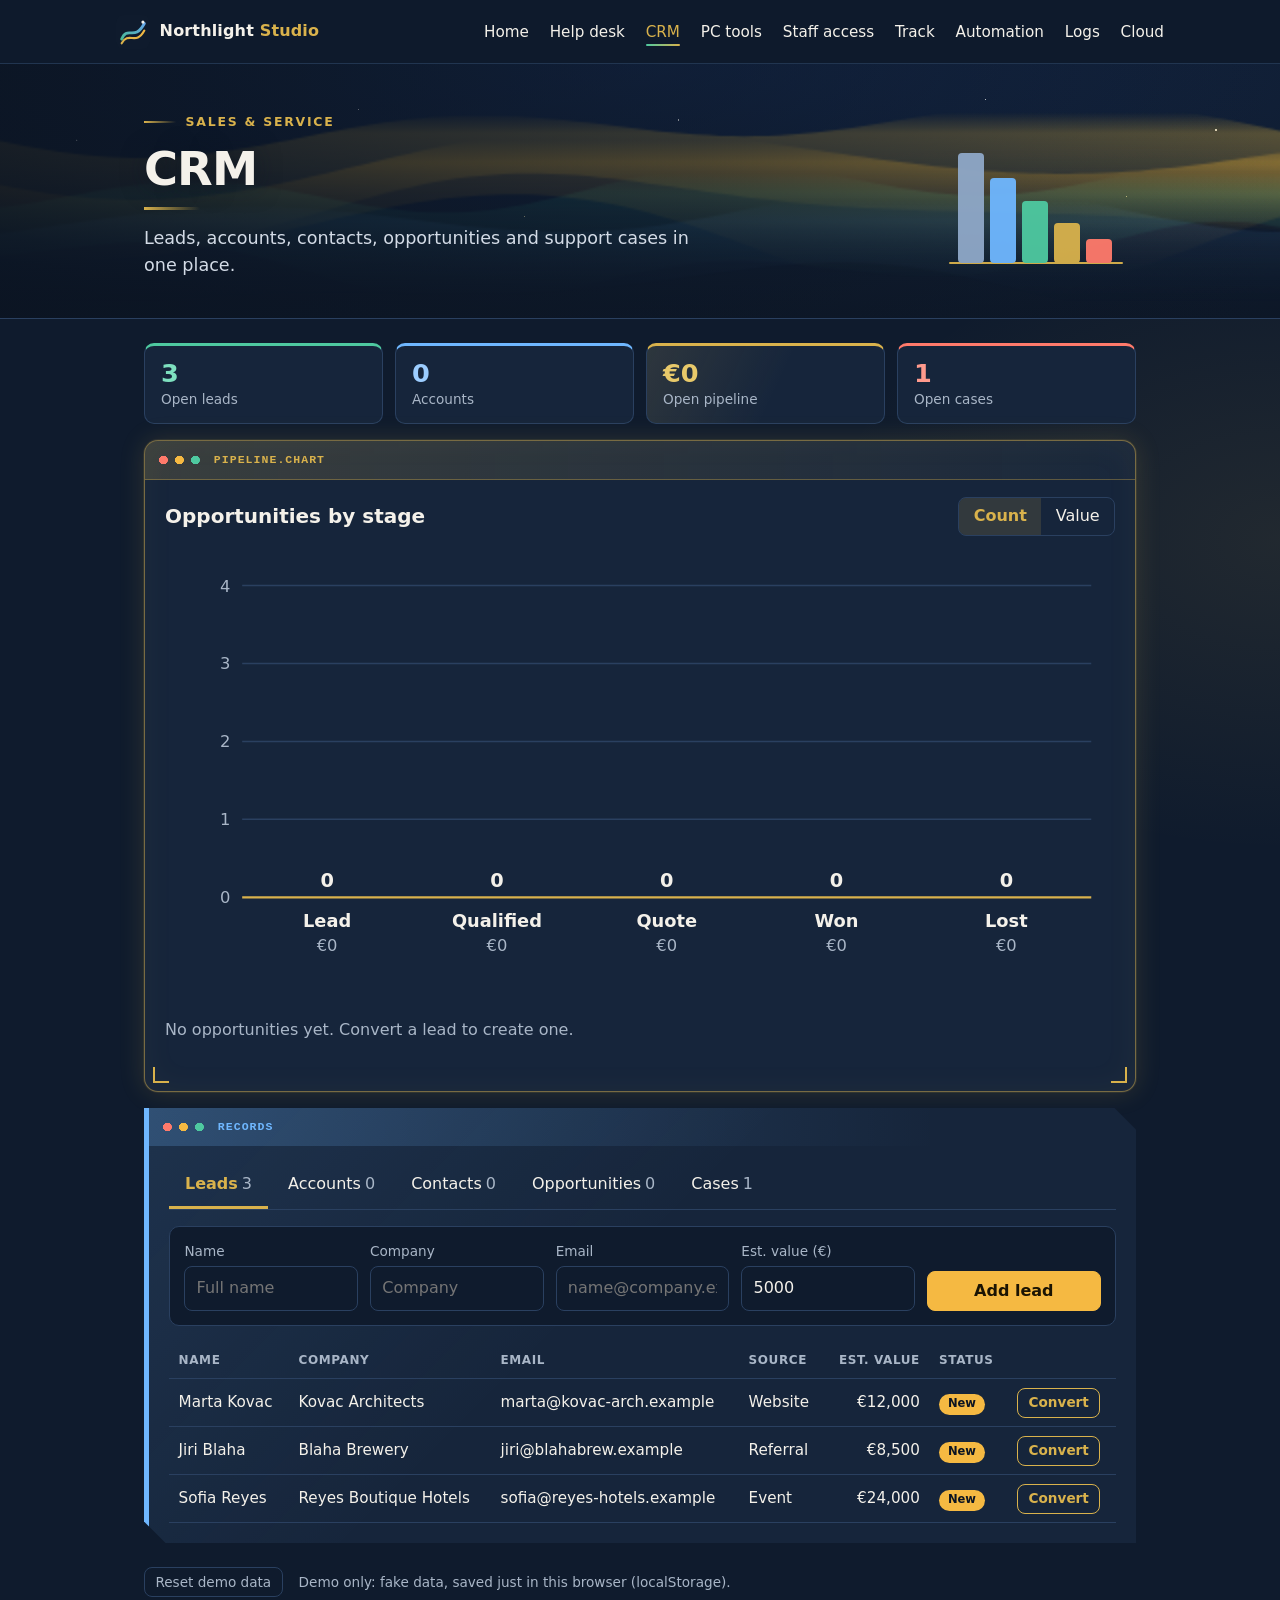
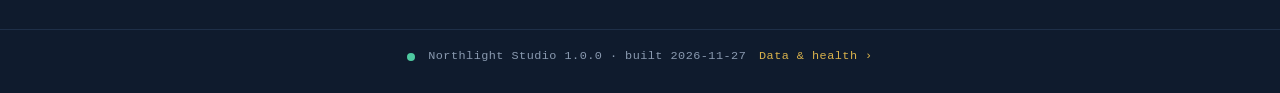
<file: crm.html>
<!DOCTYPE html>
<html lang="en">
<head>
  <meta charset="utf-8">
  <meta http-equiv="Content-Security-Policy" content="default-src 'self'; script-src 'self'; style-src 'self' 'unsafe-inline'; img-src 'self' data:; font-src 'self'; connect-src 'self'; frame-src 'self'; object-src 'none'; base-uri 'none'; form-action 'self'; worker-src 'none'; manifest-src 'none'">
  <meta name="referrer" content="same-origin">
  <script src="guard.js"></script>
  <meta name="viewport" content="width=device-width, initial-scale=1">
  <title>CRM · Northlight Studio</title>
  <link rel="icon" href="logo.svg" type="image/svg+xml">
  <meta name="description" content="Small CRM for Northlight Studio: leads, accounts, contacts, opportunities and support cases.">
  <style>
    :root {
      --bg: #0f1b2d; --panel: #16253b; --panel-2: #1c2f4a; --line: #2a4060;
      --text: #f4f1ea; --muted: #a9b6c7;
      --accent: #f5b942; --accent-ink: #1b1403;
      --gold: #d9b24c; --gold-soft: rgba(217, 178, 76, .14);
      --ok: #4ec9a0; --bad: #ff7a6b; --blue: #6fb7ff;
    }
    * { box-sizing: border-box; }
    body { margin: 0; font-family: system-ui, -apple-system, "Segoe UI", sans-serif; background: var(--bg); color: var(--text); line-height: 1.55; }
    a { color: var(--accent); }
    .wrap { max-width: 64rem; margin: 0 auto; padding: 0 1rem; }
    .bar { display: flex; justify-content: space-between; align-items: center; padding: 1rem 0; border-bottom: 1px solid var(--line); }
    .brand { font-weight: 700; color: var(--text); text-decoration: none; }
    .brand span { color: var(--gold); }
    .bar nav { display: flex; gap: 1rem; }

    h1 { font-size: 2rem; margin: 1.5rem 0 .25rem; }
    h1::after { content: ""; display: block; width: 3.5rem; height: 3px; margin-top: .5rem; background: linear-gradient(90deg, var(--gold), transparent); }
    h2 { font-size: 1.25rem; margin: 0 0 .75rem; }
    .lead { color: var(--muted); margin: .5rem 0 1.25rem; }
    .meta { color: var(--muted); font-size: .85rem; }

    .tiles { display: grid; grid-template-columns: repeat(4, 1fr); gap: .75rem; margin-bottom: 1rem; }
    @media (max-width: 44rem) { .tiles { grid-template-columns: repeat(2, 1fr); } }
    .tile { background: var(--panel); border: 1px solid var(--line); border-top: 3px solid var(--gold); border-radius: 10px; padding: .8rem 1rem; }
    .tile .n { font-size: 1.6rem; font-weight: 800; line-height: 1.2; }
    .tile .l { color: var(--muted); font-size: .85rem; }

    .card { background: var(--panel); border: 1px solid var(--line); border-radius: 14px; padding: 1.25rem; margin-bottom: 1rem; }
    .card-head { display: flex; justify-content: space-between; align-items: center; gap: 1rem; flex-wrap: wrap; margin-bottom: .5rem; }
    .card-head h2 { margin: 0; }
    .seg { display: inline-flex; border: 1px solid var(--line); border-radius: 8px; overflow: hidden; }
    .seg button { border: 0; border-radius: 0; background: transparent; }
    .seg button[aria-pressed="true"] { background: var(--gold-soft); color: var(--gold); font-weight: 700; }

    svg { display: block; width: 100%; height: auto; }
    svg text { fill: var(--muted); font-family: inherit; }
    svg .val { fill: var(--text); font-weight: 700; }
    svg .grid { stroke: var(--line); stroke-width: 1; }
    svg .axis { stroke: var(--gold); stroke-width: 1.5; }

    .tabs { display: flex; gap: .25rem; border-bottom: 1px solid var(--line); margin-bottom: 1rem; overflow-x: auto; }
    .tab { border: 0; border-bottom: 3px solid transparent; border-radius: 0; padding: .55rem 1rem; background: transparent; color: var(--text); white-space: nowrap; }
    .tab[aria-current="true"] { border-bottom-color: var(--gold); color: var(--gold); font-weight: 700; }
    .tab .c { color: var(--muted); font-weight: 400; margin-left: .25rem; }

    button, input, select { font: inherit; color: inherit; }
    button { cursor: pointer; }
    input, select { padding: .55rem .7rem; background: var(--bg); border: 1px solid var(--line); border-radius: 8px; width: 100%; }
    input:focus, select:focus, button:focus-visible { outline: 2px solid var(--accent); outline-offset: 2px; }
    label { display: block; font-size: .85rem; color: var(--muted); margin-bottom: .25rem; }
    .btn { background: transparent; border: 1px solid var(--line); border-radius: 8px; padding: .4rem .9rem; }
    .btn:hover:not(:disabled) { border-color: var(--gold); }
    .btn:disabled { opacity: .4; cursor: default; }
    .btn.primary { background: var(--accent); border-color: var(--accent); color: var(--accent-ink); font-weight: 700; }
    .btn.gold { border-color: var(--gold); color: var(--gold); font-weight: 600; }
    .btn.gold:hover:not(:disabled) { background: var(--gold-soft); }
    .btn.small { padding: .2rem .65rem; font-size: .85rem; }

    form.inline { display: grid; grid-template-columns: repeat(auto-fit, minmax(10rem, 1fr)); gap: .75rem; align-items: end; background: var(--bg); border: 1px solid var(--line); border-radius: 10px; padding: .9rem; margin-bottom: 1rem; }

    .tablewrap { overflow-x: auto; }
    table { width: 100%; border-collapse: collapse; font-size: .95rem; }
    th, td { text-align: left; padding: .55rem .6rem; border-bottom: 1px solid var(--line); vertical-align: middle; }
    th { color: var(--muted); font-weight: 600; font-size: .75rem; text-transform: uppercase; letter-spacing: .05em; white-space: nowrap; }
    td.num, th.num { text-align: right; font-variant-numeric: tabular-nums; }
    tr.done td { opacity: .55; }
    td select { width: auto; padding: .25rem .5rem; }

    .badge { display: inline-block; font-size: .72rem; font-weight: 800; padding: .1rem .55rem; border-radius: 999px; color: #0b1422; white-space: nowrap; }
    .st-Lead { background: #8fa8c8; } .st-Qualified { background: var(--blue); } .st-Quote { background: var(--ok); }
    .st-Won { background: var(--gold); } .st-Lost { background: var(--bad); }
    .pr-High { background: var(--bad); } .pr-Medium { background: var(--accent); } .pr-Low { background: var(--blue); }
    .b-new { background: var(--accent); } .b-conv { background: var(--ok); } .b-closed { background: #8fa8c8; }
    .overdue { background: var(--bad); color: #2a0a06; font-weight: 800; font-size: .7rem; letter-spacing: .04em; text-transform: uppercase; padding: .1rem .5rem; border-radius: 4px; margin-left: .35rem; }
    .late { color: var(--bad); font-weight: 600; }
    .empty { color: var(--muted); padding: .75rem 0; }
    h3.sub { font-size: 1.05rem; margin: 1.6rem 0 .6rem; }
    .ref { white-space: nowrap; font-weight: 700; font-variant-numeric: tabular-nums; }
    .meta { margin: .6rem 0 0; }

    #toast { position: fixed; bottom: 1rem; left: 50%; transform: translateX(-50%); background: var(--ok); color: #04261b; padding: .6rem 1rem; border-radius: 8px; font-weight: 600; opacity: 0; pointer-events: none; transition: opacity .2s; }
    #toast.show { opacity: 1; }
    footer { display: flex; gap: 1rem; align-items: center; flex-wrap: wrap; color: var(--muted); font-size: .85rem; padding: .5rem 0 2rem; }
  </style>
  <link rel="stylesheet" href="site.css">
</head>
<body class="sx" data-page="crm" style="--sx-max:64rem">
  <a class="sx-skip" href="#sx-main">Skip to content</a>
  <header class="sx-header">
    <div class="sx-wrap">
      <a class="sx-brand" href="index.html"><img src="logo.svg" width="34" height="34" alt="Northlight Studio logo"><span>Northlight <b>Studio</b></span></a>
      <button class="sx-toggle" id="sx-toggle" type="button" aria-expanded="false" aria-controls="sx-nav" aria-label="Menu"><span></span></button>
      <nav class="sx-nav" id="sx-nav" aria-label="Main">
        <ul>
          <li><a href="index.html">Home</a></li>
          <li><a href="helpdesk.html">Help desk</a></li>
          <li><a href="crm.html" aria-current="page">CRM</a></li>
          <li><a href="troubleshoot.html">PC tools</a></li>
          <li><a href="staff.html">Staff access</a></li>
          <li><a href="track.html">Track</a></li>
          <li><a href="automation.html">Automation</a></li>
          <li><a href="logs.html">Logs</a></li><li><a href="cloud.html">Cloud</a></li>
        </ul>
      </nav>
    </div>
  </header>

  <section class="sx-banner" aria-labelledby="sx-h1">
    <div class="sx-stars" aria-hidden="true"></div>
    <canvas class="sx-aurora" data-palette="crm" aria-hidden="true"></canvas>
    <svg class="sx-art" viewBox="0 0 200 200" aria-hidden="true" focusable="false">
      <line x1="14" y1="172" x2="186" y2="172" stroke="#d9b24c" stroke-width="2" stroke-linecap="round"/>
      <rect class="sx-funnel" style="animation-delay:0s" x="22" y="62" width="26" height="110" rx="4" fill="#8fa8c8"/>
      <rect class="sx-funnel" style="animation-delay:-.7s" x="54" y="87" width="26" height="85" rx="4" fill="#6fb7ff"/>
      <rect class="sx-funnel" style="animation-delay:-1.4s" x="86" y="110" width="26" height="62" rx="4" fill="#4ec9a0"/>
      <rect class="sx-funnel" style="animation-delay:-2.1s" x="118" y="132" width="26" height="40" rx="4" fill="#d9b24c"/>
      <rect class="sx-funnel" style="animation-delay:-2.8s" x="150" y="148" width="26" height="24" rx="4" fill="#ff7a6b"/>
    </svg>
    <div class="sx-wrap sx-banner-inner">
      <p class="sx-eyebrow">Sales &amp; service</p>
      <h1 id="sx-h1">CRM</h1>
      <p class="sx-lead">Leads, accounts, contacts, opportunities and support cases in one place.</p>
    </div>
  </section>

  <div class="wrap" id="sx-main" style="padding-top:1.5rem">
    <div id="tiles" class="tiles sx-rise"></div>

    <section class="card sx-rise" style="--d:.08s" aria-labelledby="chart-h" data-win="pipeline.chart" data-tone="gold" data-skin="neon">
      <div class="card-head">
        <h2 id="chart-h">Opportunities by stage</h2>
        <div class="seg" role="group" aria-label="Chart measure">
          <button id="m-count" class="btn" type="button" aria-pressed="true">Count</button>
          <button id="m-value" class="btn" type="button" aria-pressed="false">Value</button>
        </div>
      </div>
      <div id="chart"></div>
    </section>

    <section class="card sx-rise" style="--d:.16s" data-win="records" data-tone="blue" data-skin="notch">
      <div id="tabs" class="tabs"></div>
      <div id="panel"></div>
    </section>

    <footer>
      <button id="reset" class="btn small" type="button">Reset demo data</button>
      <span>Demo only: fake data, saved just in this browser (localStorage).</span>
    </footer>
  </div>
  <div id="toast" role="status" aria-live="polite"></div>
  <script src="config.js"></script>
  <script src="sitelog.js"></script>
  <script src="crm.js"></script>
  <script src="site.js"></script>
  <script src="statusbar.js"></script>
</body>
</html>
</file>
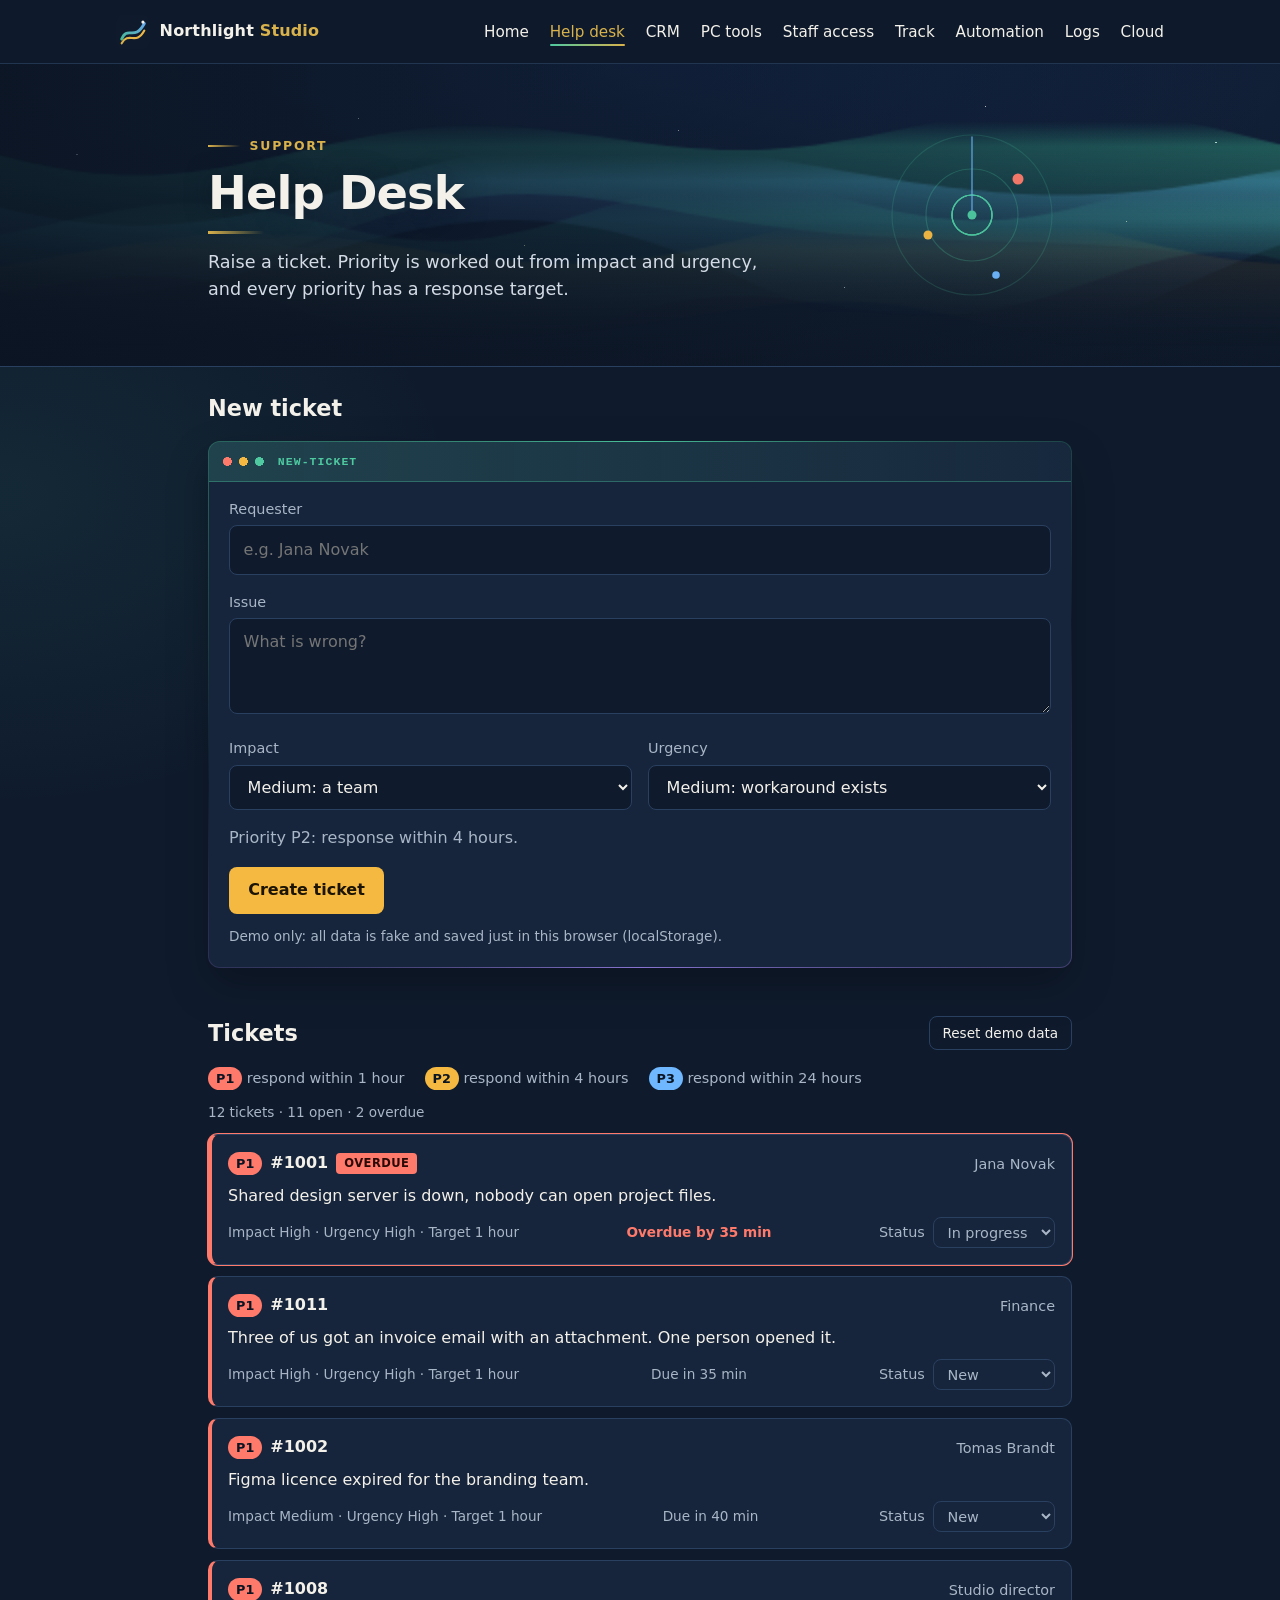
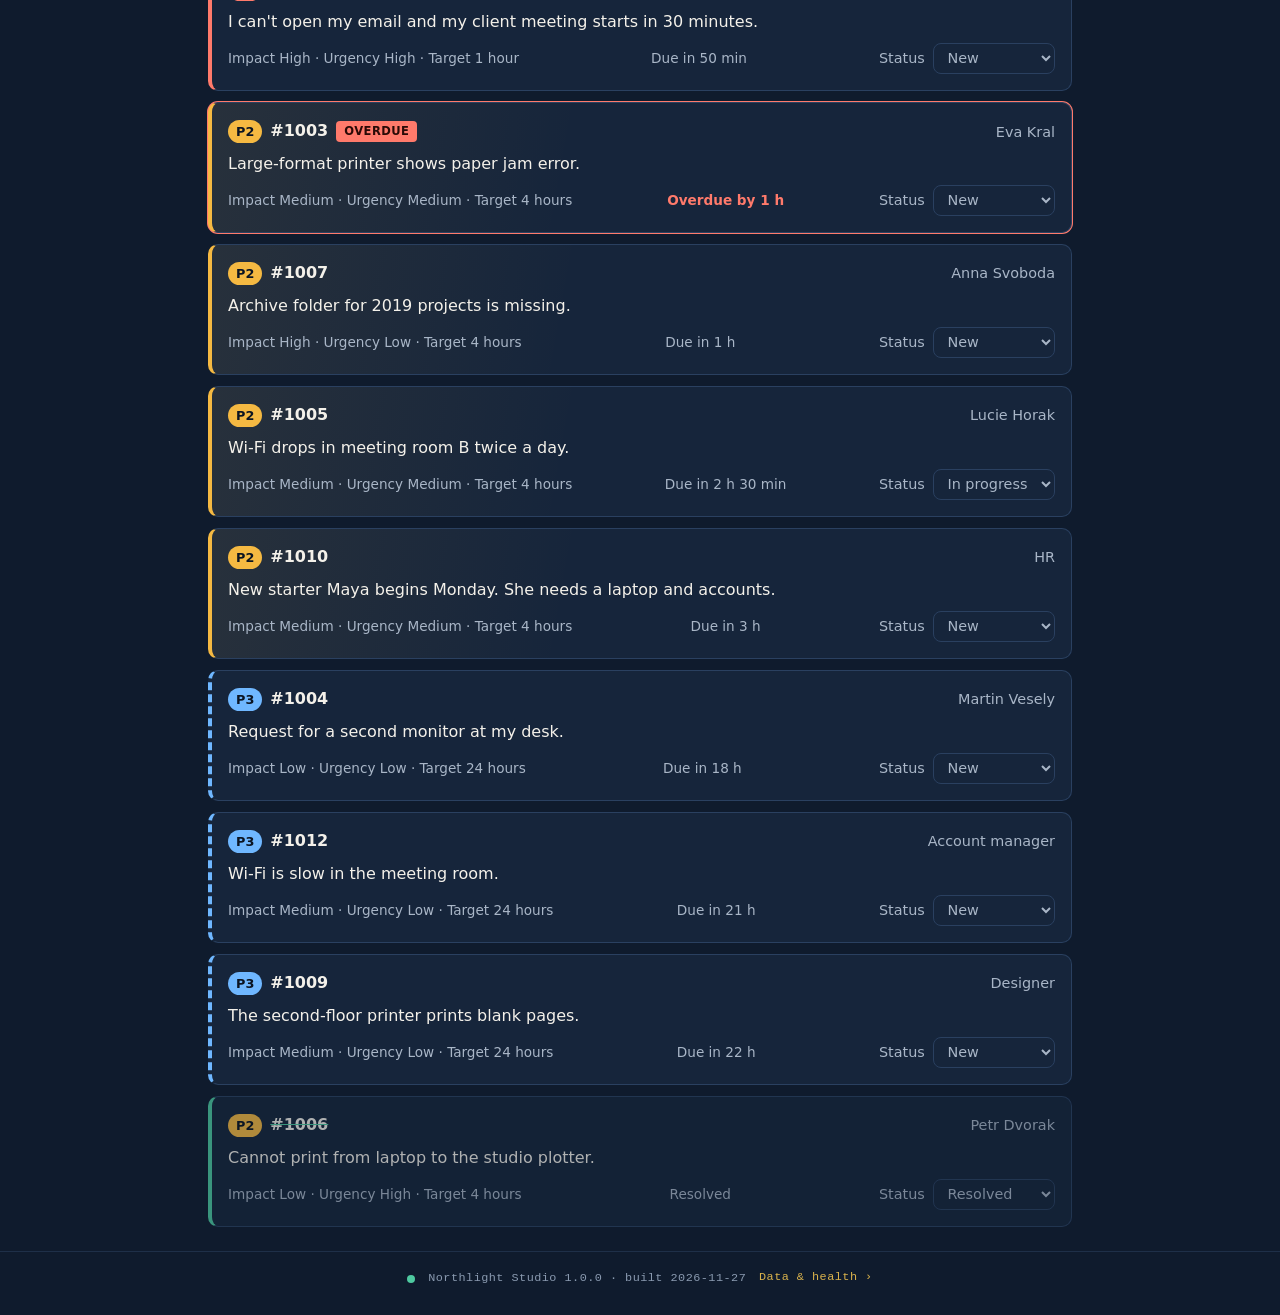
<file: helpdesk.html>
<!DOCTYPE html>
<html lang="en">
<head>
  <meta charset="utf-8">
  <meta http-equiv="Content-Security-Policy" content="default-src 'self'; script-src 'self'; style-src 'self' 'unsafe-inline'; img-src 'self' data:; font-src 'self'; connect-src 'self'; frame-src 'self'; object-src 'none'; base-uri 'none'; form-action 'self'; worker-src 'none'; manifest-src 'none'">
  <meta name="referrer" content="same-origin">
  <script src="guard.js"></script>
  <meta name="viewport" content="width=device-width, initial-scale=1">
  <title>Help Desk · Northlight Studio</title>
  <meta name="description" content="Northlight Studio help desk: raise and track support tickets.">
  <link rel="icon" href="logo.svg" type="image/svg+xml">
  <link rel="stylesheet" href="helpdesk.css">
  <link rel="stylesheet" href="site.css">
</head>
<body class="sx" data-page="helpdesk" style="--sx-max:56rem">
  <a class="sx-skip" href="#sx-main">Skip to content</a>
  <header class="sx-header">
    <div class="sx-wrap">
      <a class="sx-brand" href="index.html"><img src="logo.svg" width="34" height="34" alt="Northlight Studio logo"><span>Northlight <b>Studio</b></span></a>
      <button class="sx-toggle" id="sx-toggle" type="button" aria-expanded="false" aria-controls="sx-nav" aria-label="Menu"><span></span></button>
      <nav class="sx-nav" id="sx-nav" aria-label="Main">
        <ul>
          <li><a href="index.html">Home</a></li>
          <li><a href="helpdesk.html" aria-current="page">Help desk</a></li>
          <li><a href="crm.html">CRM</a></li>
          <li><a href="troubleshoot.html">PC tools</a></li>
          <li><a href="staff.html">Staff access</a></li>
          <li><a href="track.html">Track</a></li>
          <li><a href="automation.html">Automation</a></li>
          <li><a href="logs.html">Logs</a></li><li><a href="cloud.html">Cloud</a></li>
        </ul>
      </nav>
    </div>
  </header>

  <section class="sx-banner" aria-labelledby="sx-h1">
    <div class="sx-stars" aria-hidden="true"></div>
    <canvas class="sx-aurora" data-palette="helpdesk" aria-hidden="true"></canvas>
    <svg class="sx-art" viewBox="0 0 200 200" aria-hidden="true" focusable="false">
      <g fill="none" stroke="#4ec9a0" stroke-width="1.2">
        <circle cx="100" cy="100" r="46" opacity=".25"/>
        <circle cx="100" cy="100" r="80" opacity=".18"/>
        <circle class="sx-ping" cx="100" cy="100" r="20"/>
        <circle class="sx-ping" style="animation-delay:-1.3s" cx="100" cy="100" r="20"/>
        <circle class="sx-ping" style="animation-delay:-2.6s" cx="100" cy="100" r="20"/>
      </g>
      <line class="sx-sweep" x1="100" y1="100" x2="100" y2="22" stroke="#6fb7ff" stroke-width="1.6" stroke-linecap="round" opacity=".7"/>
      <circle cx="100" cy="100" r="4.5" fill="#4ec9a0"/>
      <circle class="sx-blip" cx="146" cy="64" r="5.5" fill="#ff7a6b"/>
      <circle class="sx-blip" style="animation-delay:-.9s" cx="56" cy="120" r="4.5" fill="#f5b942"/>
      <circle class="sx-blip" style="animation-delay:-1.7s" cx="124" cy="160" r="3.8" fill="#6fb7ff"/>
    </svg>
    <div class="sx-wrap sx-banner-inner">
      <p class="sx-eyebrow">Support</p>
      <h1 id="sx-h1">Help Desk</h1>
      <p class="sx-lead">Raise a ticket. Priority is worked out from impact and urgency, and every priority has a response target.</p>
    </div>
  </section>

  <main class="wrap" id="sx-main">

    <section class="sx-rise" aria-labelledby="new-h">
      <h2 id="new-h">New ticket</h2>
      <form id="ticket-form" data-win="new-ticket" data-tone="teal" data-skin="glass">
        <div class="field">
          <label for="requester">Requester</label>
          <input id="requester" required maxlength="80" placeholder="e.g. Jana Novak">
        </div>
        <div class="field">
          <label for="issue">Issue</label>
          <textarea id="issue" required maxlength="500" placeholder="What is wrong?"></textarea>
        </div>
        <div class="grid">
          <div class="field">
            <label for="impact">Impact</label>
            <select id="impact">
              <option value="3">High: whole studio or a client deliverable</option>
              <option value="2" selected>Medium: a team</option>
              <option value="1">Low: one person</option>
            </select>
          </div>
          <div class="field">
            <label for="urgency">Urgency</label>
            <select id="urgency">
              <option value="3">High: work is blocked</option>
              <option value="2" selected>Medium: workaround exists</option>
              <option value="1">Low: can wait</option>
            </select>
          </div>
        </div>
        <p id="preview" class="preview" aria-live="polite"></p>
        <button class="btn" type="submit">Create ticket</button>
        <p class="note">Demo only: all data is fake and saved just in this browser (localStorage).</p>
      </form>
    </section>

    <section class="sx-rise" style="--d:.1s" aria-labelledby="list-h">
      <div class="list-head">
        <h2 id="list-h">Tickets</h2>
        <button id="reset" class="btn ghost" type="button">Reset demo data</button>
      </div>
      <ul class="targets" aria-label="Response targets">
        <li><span class="pill p1">P1</span> respond within 1 hour</li>
        <li><span class="pill p2">P2</span> respond within 4 hours</li>
        <li><span class="pill p3">P3</span> respond within 24 hours</li>
      </ul>
      <p id="summary" class="note"></p>
      <div id="tickets"></div>
    </section>
  </main>

  <div id="toast" role="status" aria-live="polite"></div>
  <script src="config.js"></script>
  <script src="sitelog.js"></script>
  <script src="helpdesk.js"></script>
  <script src="site.js"></script>
  <script src="statusbar.js"></script>
</body>
</html>
</file>
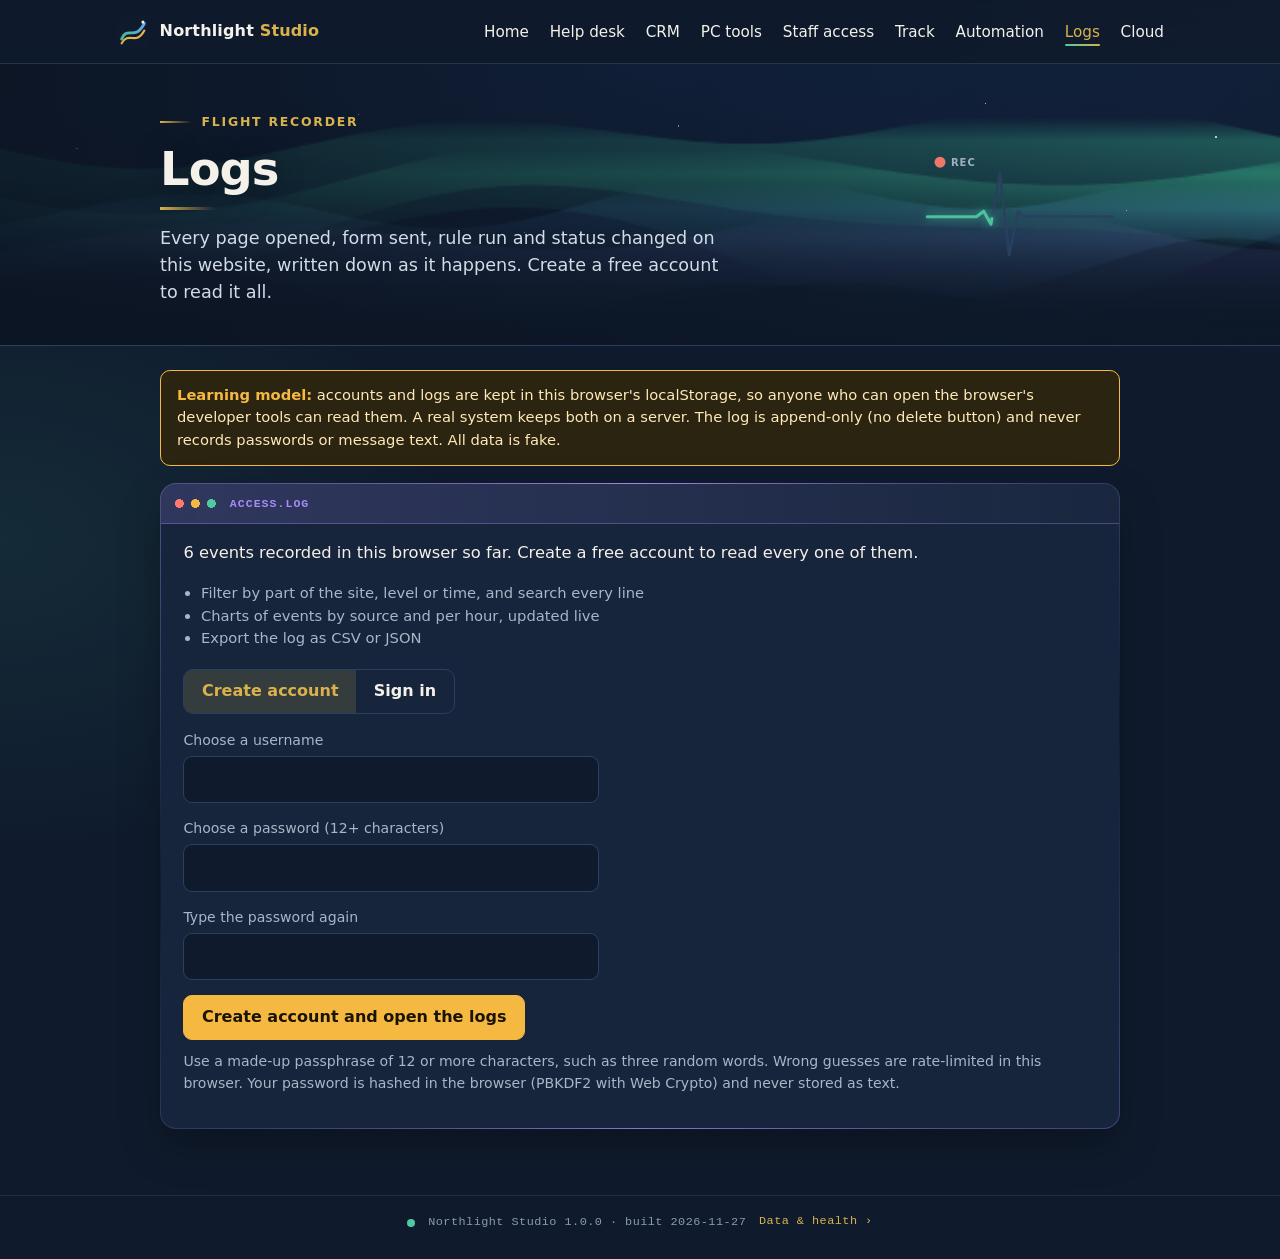
<file: logs.html>
<!DOCTYPE html>
<html lang="en">
<head>
  <meta charset="utf-8">
  <meta http-equiv="Content-Security-Policy" content="default-src 'self'; script-src 'self'; style-src 'self' 'unsafe-inline'; img-src 'self' data:; font-src 'self'; connect-src 'self'; frame-src 'self'; object-src 'none'; base-uri 'none'; form-action 'self'; worker-src 'none'; manifest-src 'none'">
  <meta name="referrer" content="same-origin">
  <script src="guard.js"></script>
  <meta name="viewport" content="width=device-width, initial-scale=1">
  <title>Logs · Northlight Studio</title>
  <meta name="description" content="Sign up to read the flight recorder: every event that happened on the Northlight Studio website.">
  <link rel="icon" href="logo.svg" type="image/svg+xml">
  <style>
    :root {
      --bg: #0f1b2d; --panel: #16253b; --panel-2: #1c2f4a; --line: #2a4060; --text: #f4f1ea; --muted: #a9b6c7;
      --accent: #f5b942; --accent-ink: #1b1403; --gold: #d9b24c; --ok: #4ec9a0; --bad: #ff7a6b; --blue: #6fb7ff; --violet: #a78bfa;
    }
    * { box-sizing: border-box; }
    body { margin: 0; font-family: system-ui, -apple-system, "Segoe UI", sans-serif; background: var(--bg); color: var(--text); line-height: 1.55; }
    a { color: var(--accent); }
    [hidden] { display: none !important; }
    .wrap { max-width: 62rem; margin: 0 auto; padding: 1.5rem 1rem 3rem; }
    p { margin: 0 0 .7rem; }
    .meta { color: var(--muted); font-size: .88rem; }
    .panel { background: var(--panel); border: 1px solid var(--line); border-radius: 16px; padding: 1.4rem; margin-bottom: 1.1rem; }
    .learning { background: #2b2410; border: 1px solid var(--accent); border-radius: 10px; padding: .8rem 1rem; margin-bottom: 1.1rem; color: #ffe9b8; font-size: .92rem; }
    .learning strong { color: var(--accent); }

    /* forms */
    label { display: block; font-size: .88rem; color: var(--muted); margin-bottom: .25rem; }
    input, select { width: 100%; padding: .65rem .8rem; font: inherit; color: var(--text); background: var(--bg); border: 1px solid var(--line); border-radius: 9px; }
    input:focus, select:focus { outline: 2px solid var(--accent); outline-offset: 2px; }
    [aria-invalid="true"] { border-color: var(--bad); background: #1d1a24; }
    .field { margin-bottom: .95rem; max-width: 26rem; }
    .error { display: flex; gap: .45rem; margin: .35rem 0 0; color: #ff9a8d; font-size: .88rem; font-weight: 600; }
    .error::before { content: "!"; flex: none; width: 1.1rem; height: 1.1rem; margin-top: .15rem; border-radius: 50%; background: var(--bad); color: #2a0a06; font-size: .72rem; font-weight: 800; display: grid; place-items: center; }
    .general { background: #2a1517; border: 1px solid var(--bad); border-left-width: 5px; border-radius: 10px; padding: .6rem .9rem; margin-bottom: .9rem; color: #ffd0c9; max-width: 26rem; }
    .btn { font: inherit; font-weight: 700; cursor: pointer; background: transparent; color: var(--text); border: 1px solid var(--line); border-radius: 9px; padding: .55rem 1.1rem; }
    .btn:hover:not(:disabled) { border-color: var(--gold); }
    .btn:disabled { opacity: .5; cursor: progress; }
    .btn.primary { background: var(--accent); border-color: var(--accent); color: var(--accent-ink); }
    .btn.small { padding: .3rem .8rem; font-size: .85rem; font-weight: 600; }

    .seg { display: inline-flex; border: 1px solid var(--line); border-radius: 10px; overflow: hidden; margin-bottom: 1rem; }
    .seg button { border: 0; border-radius: 0; background: transparent; }
    .seg button[aria-pressed="true"] { background: rgba(217, 178, 76, .16); color: var(--gold); }
    .teaser { font-size: 1.02rem; margin-bottom: 1rem; }
    .perks { margin: 0 0 1.2rem; padding-left: 1.1rem; color: var(--muted); font-size: .92rem; }

    /* dashboard */
    .bar { display: flex; flex-wrap: wrap; align-items: center; gap: .6rem 1rem; margin-bottom: 1rem; }
    .bar .grow { flex: 1; }
    .who { font-family: ui-monospace, Consolas, monospace; color: var(--ok); }
    .live { display: inline-flex; align-items: center; gap: .4rem; font: 700 .75rem ui-monospace, Consolas, monospace; letter-spacing: .08em; color: var(--muted); }
    .live::before { content: ""; width: .6rem; height: .6rem; border-radius: 50%; background: var(--bad); box-shadow: 0 0 0 0 rgba(255, 122, 107, .6); animation: rec 2.2s ease-in-out infinite; }
    .live.on { color: var(--ok); }
    .live.on::before { background: var(--ok); }
    @keyframes rec { 50% { box-shadow: 0 0 0 7px rgba(255, 122, 107, 0); } }
    .stats { display: grid; grid-template-columns: repeat(4, 1fr); gap: .7rem; margin-bottom: 1.1rem; }
    @media (max-width: 44rem) { .stats { grid-template-columns: repeat(2, 1fr); } }
    .stat { background: var(--panel); border: 1px solid var(--line); border-top: 3px solid var(--ok); border-radius: 10px; padding: .7rem 1rem; }
    .stat:nth-child(2) { border-top-color: var(--blue); } .stat:nth-child(3) { border-top-color: var(--bad); } .stat:nth-child(4) { border-top-color: var(--violet); }
    .stat .n { font: 800 1.6rem ui-monospace, Consolas, monospace; line-height: 1.2; }
    .stat .l { color: var(--muted); font-size: .82rem; }
    .charts { display: grid; grid-template-columns: 1fr 1fr; gap: 1.2rem; }
    @media (max-width: 52rem) { .charts { grid-template-columns: 1fr; } }
    .charts h3 { font-size: .85rem; color: var(--muted); font-weight: 600; margin: 0 0 .4rem; text-transform: uppercase; letter-spacing: .06em; }
    svg { display: block; width: 100%; height: auto; }
    svg .lbl { fill: var(--muted); font-family: inherit; }
    svg .val { fill: var(--text); font-weight: 700; font-family: inherit; }
    svg .axis { stroke: var(--gold); stroke-width: 1.5; }

    .filters { display: grid; grid-template-columns: 1fr auto auto; gap: .6rem; align-items: end; margin-bottom: .8rem; }
    @media (max-width: 44rem) { .filters { grid-template-columns: 1fr 1fr; } .filters .search { grid-column: 1 / -1; } }
    .chips { display: flex; flex-wrap: wrap; gap: .4rem; margin-bottom: .8rem; }
    .chip { font: inherit; font-size: .82rem; cursor: pointer; color: var(--muted); background: transparent; border: 1px solid var(--line); border-radius: 999px; padding: .2rem .8rem; transition: all .2s ease; }
    .chip::before { content: ""; display: inline-block; width: .55rem; height: .55rem; border-radius: 50%; background: var(--c); margin-right: .4rem; opacity: .35; transition: opacity .2s ease; }
    .chip.on { color: var(--text); border-color: var(--c); background: rgba(255, 255, 255, .04); }
    .chip.on::before { opacity: 1; }
    .count { color: var(--muted); font-size: .85rem; margin-bottom: .6rem; }

    /* the tape */
    .tape { padding-left: 1.6rem; background: radial-gradient(circle, #2a4060 2.2px, transparent 3px) 4px 0 / 14px 20px repeat-y; }
    .day { position: sticky; top: calc(var(--sx-header-h, 64px) + 2px); z-index: 2; background: #0b1422; color: var(--gold); font: 700 .78rem ui-monospace, Consolas, monospace; letter-spacing: .08em; text-transform: uppercase; padding: .35rem .6rem; margin: .9rem 0 .3rem; border-radius: 6px; }
    .day:first-child { margin-top: 0; }
    details.ev { border-left: 3px solid var(--c); margin-bottom: 2px; background: rgba(255, 255, 255, .02); border-radius: 0 6px 6px 0; }
    details.ev:hover { background: rgba(255, 255, 255, .05); }
    details.ev summary { cursor: pointer; list-style: none; display: grid; grid-template-columns: 4.6rem 1rem 5.6rem 1fr; gap: .5rem; align-items: baseline; padding: .35rem .6rem; font-family: ui-monospace, Consolas, monospace; font-size: .82rem; }
    details.ev summary::-webkit-details-marker { display: none; }
    details.ev summary:focus-visible { outline: 2px solid var(--accent); outline-offset: 1px; }
    @media (max-width: 40rem) { details.ev summary { grid-template-columns: 4.4rem 1rem 1fr; } details.ev .src { display: none; } }
    details.ev time { color: var(--muted); }
    details.ev .mark { font-weight: 800; text-align: center; }
    details.ev.lv-ok .mark { color: var(--ok); } details.ev.lv-warn .mark { color: var(--accent); } details.ev.lv-error .mark { color: var(--bad); } details.ev.lv-info .mark { color: var(--muted); }
    details.ev .src { color: var(--c); font-weight: 700; }
    details.ev .txt { color: #d7dfe9; word-break: break-word; }
    details.ev[open] { background: rgba(255, 255, 255, .06); }
    pre.json { margin: 0; padding: .6rem .9rem .8rem; overflow-x: auto; color: #b8e5d2; font-size: .78rem; }
    .more { margin-top: .8rem; }

    /* banner art: heartbeat */
    .ecg-base { fill: none; stroke: #2a4060; stroke-width: 3; stroke-linecap: round; stroke-linejoin: round; }
    .ecg-line { fill: none; stroke: #4ec9a0; stroke-width: 3.5; stroke-linecap: round; stroke-linejoin: round; stroke-dasharray: 90 310; animation: ecg 2.6s linear infinite; filter: drop-shadow(0 0 5px rgba(78, 201, 160, .8)); }
    @keyframes ecg { from { stroke-dashoffset: 90; } to { stroke-dashoffset: -400; } }
    .sx-art.beat .ecg-base { animation: flashline 1.2s ease-out; }
    @keyframes flashline { from { stroke: #fff; } }
    .rec-text { fill: #a9b6c7; font-size: 11px; font-weight: 700; letter-spacing: .1em; }
    @media (prefers-reduced-motion: reduce) { .ecg-line, .live::before, .sx-art.beat .ecg-base { animation: none !important; } }
  </style>
  <link rel="stylesheet" href="site.css">
</head>
<body class="sx" data-page="logs" style="--sx-max:62rem">
  <a class="sx-skip" href="#sx-main">Skip to content</a>
  <header class="sx-header">
    <div class="sx-wrap">
      <a class="sx-brand" href="index.html"><img src="logo.svg" width="34" height="34" alt="Northlight Studio logo"><span>Northlight <b>Studio</b></span></a>
      <button class="sx-toggle" id="sx-toggle" type="button" aria-expanded="false" aria-controls="sx-nav" aria-label="Menu"><span></span></button>
      <nav class="sx-nav" id="sx-nav" aria-label="Main">
        <ul>
          <li><a href="index.html">Home</a></li>
          <li><a href="helpdesk.html">Help desk</a></li>
          <li><a href="crm.html">CRM</a></li>
          <li><a href="troubleshoot.html">PC tools</a></li>
          <li><a href="staff.html">Staff access</a></li>
          <li><a href="track.html">Track</a></li>
          <li><a href="automation.html">Automation</a></li>
          <li><a href="logs.html" aria-current="page">Logs</a></li><li><a href="cloud.html">Cloud</a></li>
        </ul>
      </nav>
    </div>
  </header>

  <section class="sx-banner" aria-labelledby="sx-h1">
    <div class="sx-stars" aria-hidden="true"></div>
    <canvas class="sx-aurora" data-palette="logs" aria-hidden="true"></canvas>
    <svg class="sx-art" viewBox="0 0 220 140" aria-hidden="true" focusable="false">
      <circle class="sx-blip" cx="22" cy="24" r="6" fill="#ff7a6b"/>
      <text class="rec-text" x="34" y="28">REC</text>
      <path class="ecg-base" pathLength="400" d="M8 84 H62 l8 -6 l8 14 l10 -56 l10 90 l10 -48 l6 6 H212"/>
      <path class="ecg-line" pathLength="400" d="M8 84 H62 l8 -6 l8 14 l10 -56 l10 90 l10 -48 l6 6 H212"/>
    </svg>
    <div class="sx-wrap sx-banner-inner">
      <p class="sx-eyebrow">Flight recorder</p>
      <h1 id="sx-h1">Logs</h1>
      <p class="sx-lead">Every page opened, form sent, rule run and status changed on this website, written down as it happens. Create a free account to read it all.</p>
    </div>
  </section>

  <main class="wrap" id="sx-main">
    <div class="learning" role="note">
      <strong>Learning model:</strong> accounts and logs are kept in this browser's localStorage, so anyone who can open the browser's developer tools can read them. A real system keeps both on a server. The log is append-only (no delete button) and never records passwords or message text. All data is fake.
    </div>

    <!-- sign up / sign in -->
    <div class="panel sx-rise" id="gate" data-win="access.log" data-tone="violet" data-skin="glass" hidden>
      <p class="teaser" id="teaser"></p>
      <p id="gate-msg" class="meta"></p>
      <ul class="perks">
        <li>Filter by part of the site, level or time, and search every line</li>
        <li>Charts of events by source and per hour, updated live</li>
        <li>Export the log as CSV or JSON</li>
      </ul>
      <div class="seg" role="group" aria-label="Account">
        <button class="btn" id="tab-signup" type="button" aria-pressed="true">Create account</button>
        <button class="btn" id="tab-signin" type="button" aria-pressed="false">Sign in</button>
      </div>

      <form id="signup-form" novalidate>
        <div class="field"><label for="su-name">Choose a username</label><input id="su-name" autocomplete="username" maxlength="24" aria-describedby="su-name-err"><p class="error" id="su-name-err" hidden></p></div>
        <div class="field"><label for="su-pass">Choose a password (12+ characters)</label><input id="su-pass" type="password" maxlength="128" autocomplete="new-password" aria-describedby="su-pass-err"><p class="error" id="su-pass-err" hidden></p></div>
        <div class="field"><label for="su-pass2">Type the password again</label><input id="su-pass2" type="password" maxlength="128" autocomplete="new-password" aria-describedby="su-pass2-err"><p class="error" id="su-pass2-err" hidden></p></div>
        <button class="btn primary" id="su-go" type="submit">Create account and open the logs</button>
        <p class="meta" style="margin-top:.7rem">Use a made-up passphrase of 12 or more characters, such as three random words. Wrong guesses are rate-limited in this browser. Your password is hashed in the browser (PBKDF2 with Web Crypto) and never stored as text.</p>
      </form>

      <form id="signin-form" novalidate hidden>
        <div class="general" id="si-general" role="alert" hidden></div>
        <div class="field"><label for="si-name">Username</label><input id="si-name" autocomplete="username" maxlength="24" aria-describedby="si-name-err"><p class="error" id="si-name-err" hidden></p></div>
        <div class="field"><label for="si-pass">Password</label><input id="si-pass" type="password" maxlength="128" autocomplete="current-password" aria-describedby="si-pass-err"><p class="error" id="si-pass-err" hidden></p></div>
        <button class="btn primary" id="si-go" type="submit">Sign in</button>
      </form>
    </div>

    <!-- the recorder -->
    <div id="app" hidden>
      <div class="bar">
        <span>Signed in as <span class="who" id="who"></span></span>
        <span class="live" id="live" aria-live="polite">LIVE</span>
        <span class="grow"></span>
        <button class="btn small" id="export-csv" type="button">Export CSV</button>
        <button class="btn small" id="export-json" type="button">Export JSON</button>
        <button class="btn small" id="signout" type="button">Sign out</button>
      </div>

      <div class="stats" id="stats"></div>

      <div class="panel" data-win="overview" data-tone="teal" data-skin="neon">
        <div class="charts">
          <div><h3>Events by part of the site</h3><div id="chart-sources"></div></div>
          <div><h3>Events per hour (last 24 hours)</h3><div id="chart-hours"></div></div>
        </div>
      </div>

      <div class="panel" data-win="event-tape" data-tone="gold" data-skin="terminal">
        <div class="filters">
          <div class="search"><label for="q">Search</label><input id="q" type="search" placeholder="e.g. ticket, R3, converted" autocomplete="off"></div>
          <div><label for="level">Level</label>
            <select id="level"><option value="all">All levels</option><option value="ok">Done (ok)</option><option value="info">Info</option><option value="warn">Warnings</option><option value="error">Errors</option></select></div>
          <div><label for="range">When</label>
            <select id="range"><option value="all">Everything</option><option value="today">Today</option><option value="hour">Last hour</option></select></div>
        </div>
        <div class="chips" id="chips" role="group" aria-label="Parts of the site"></div>
        <p class="count" id="count" aria-live="polite"></p>
        <div class="tape" id="tape"></div>
        <button class="btn more" id="more" type="button" hidden>Show more</button>
      </div>
    </div>
  </main>

  <script src="config.js"></script>
  <script src="security.js"></script>
  <script src="sitelog.js"></script>
  <script src="logs.js"></script>
  <script src="site.js"></script>
  <script src="statusbar.js"></script>
</body>
</html>
</file>
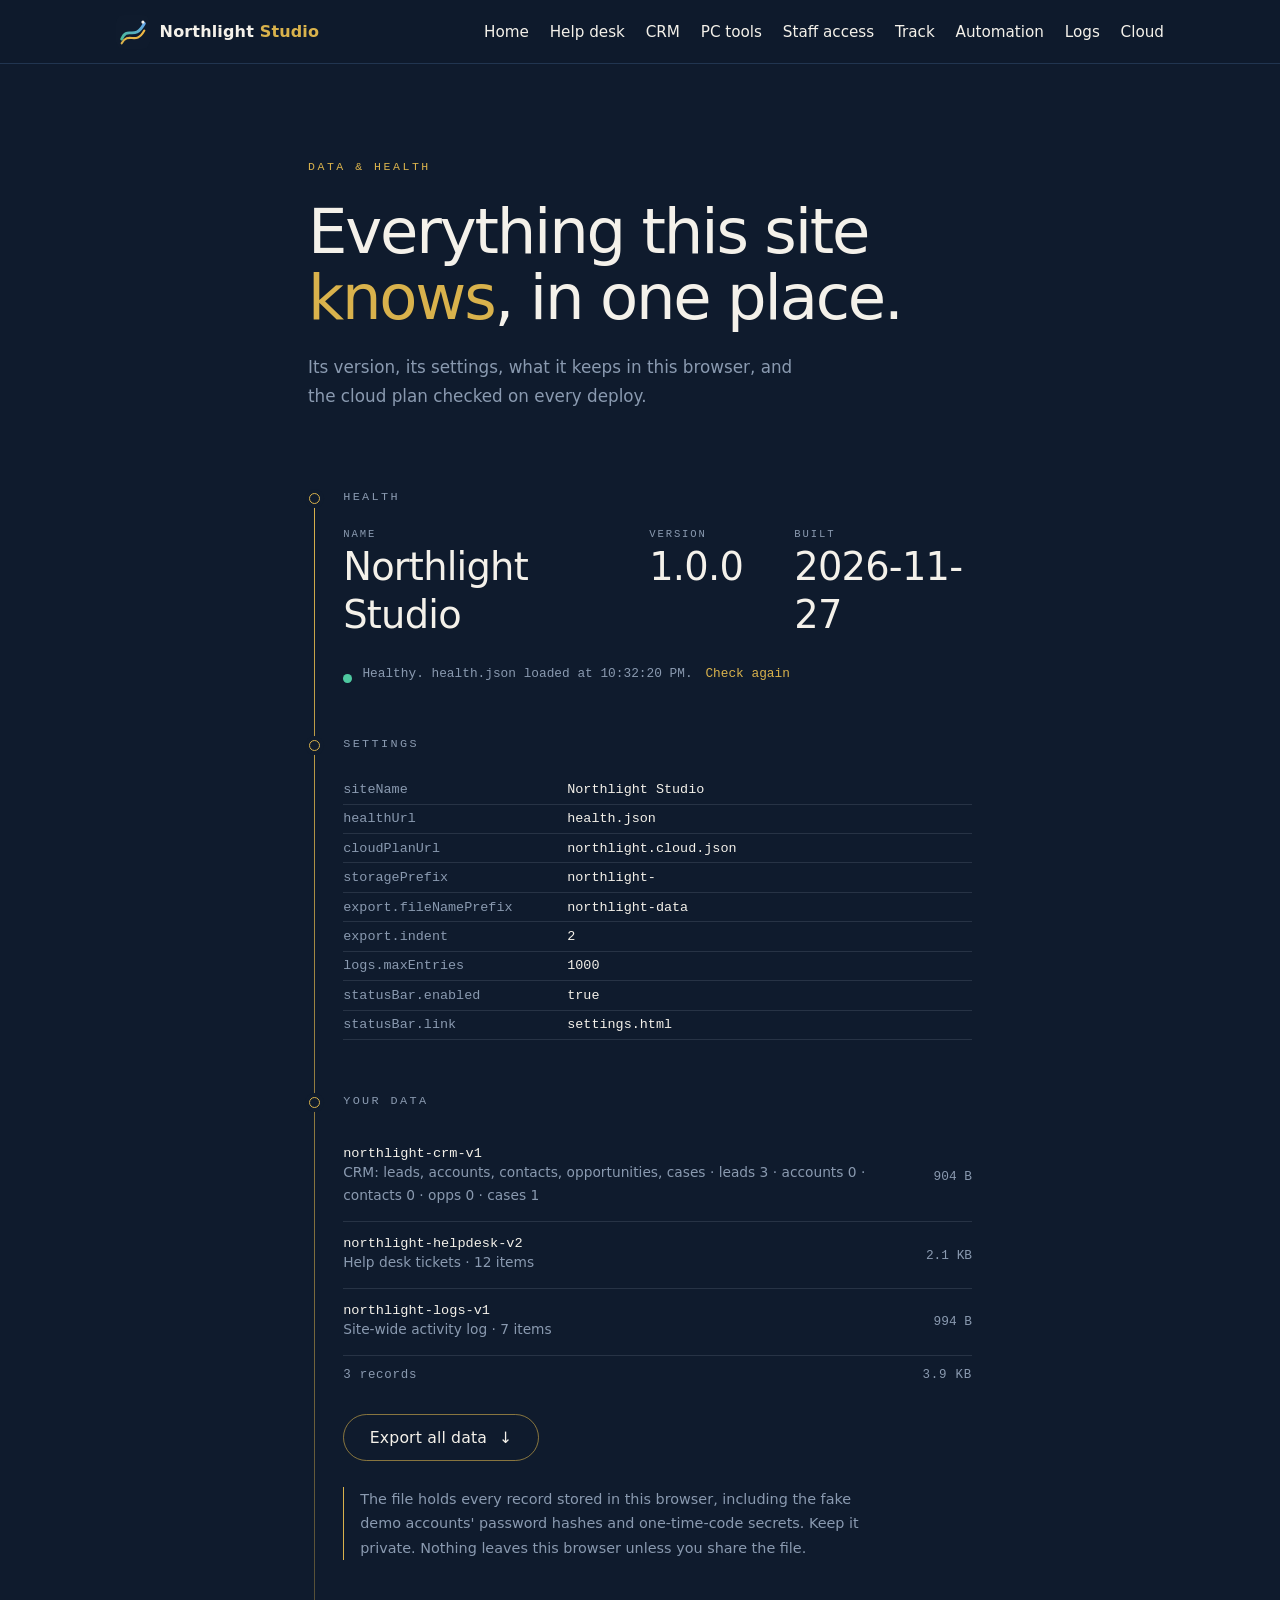
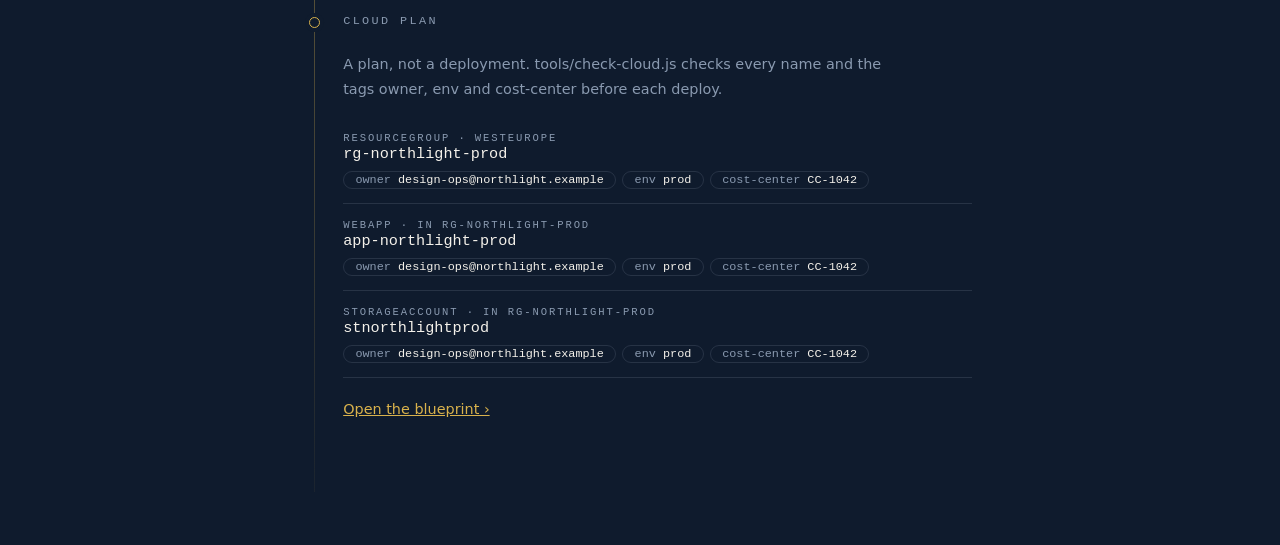
<file: settings.html>
<!DOCTYPE html>
<html lang="en">
<head>
  <meta charset="utf-8">
  <meta http-equiv="Content-Security-Policy" content="default-src 'self'; script-src 'self'; style-src 'self' 'unsafe-inline'; img-src 'self' data:; font-src 'self'; connect-src 'self'; frame-src 'self'; object-src 'none'; base-uri 'none'; form-action 'self'; worker-src 'none'; manifest-src 'none'">
  <meta name="referrer" content="same-origin">
  <script src="guard.js"></script>
  <meta name="viewport" content="width=device-width, initial-scale=1">
  <title>Data &amp; Health · Northlight Studio</title>
  <meta name="description" content="Version and build date, site settings, what is stored in this browser, and a one-click export of all of it.">
  <link rel="icon" href="logo.svg" type="image/svg+xml">
  <style>
    :root {
      --bg: #0f1b2d; --ink: #f4f1ea; --mute: #8a9ab0; --line: rgba(169, 182, 199, .16);
      --gold: #d9b24c; --ok: #4ec9a0; --bad: #ff7a6b;
      --mono: ui-monospace, "Cascadia Code", Consolas, monospace;
      --ease: cubic-bezier(.22, 1, .36, 1);
    }
    * { box-sizing: border-box; }
    body { margin: 0; background: var(--bg); color: var(--ink); font-family: system-ui, -apple-system, "Segoe UI", sans-serif; font-weight: 300; line-height: 1.7; }
    a { color: var(--gold); }
    :focus-visible { outline: 2px solid #f5b942; outline-offset: 3px; border-radius: 3px; }

    .st { max-width: 44rem; margin: 0 auto; padding: clamp(3rem, 9vw, 6rem) 1.25rem 3rem; }
    .kicker { font: 500 .72rem var(--mono); letter-spacing: .22em; text-transform: uppercase; color: var(--gold); margin: 0 0 1.6rem; }
    h1 { font-weight: 200; font-size: clamp(2.3rem, 7vw, 3.9rem); line-height: 1.06; letter-spacing: -.035em; margin: 0 0 1.4rem; }
    h1 em { font-style: normal; color: var(--gold); }
    .lead { color: var(--mute); max-width: 31rem; font-size: 1.05rem; margin: 0; }

    /* the gold spine */
    .spine { position: relative; margin-top: clamp(3rem, 8vw, 5rem); padding-left: 2.2rem; }
    .spine::before {
      content: ""; position: absolute; left: .35rem; top: 0; bottom: 0; width: 1px;
      background: linear-gradient(var(--gold), rgba(217, 178, 76, .06));
      transform-origin: top; animation: draw 1.6s var(--ease) both;
    }
    @keyframes draw { from { transform: scaleY(0); } }
    .sec { position: relative; padding-bottom: 3.4rem; animation: rise .9s var(--ease) both; animation-delay: calc(var(--i, 0) * .14s + .2s); }
    @keyframes rise { from { opacity: 0; transform: translateY(14px); } }
    .sec h2 { position: relative; margin: 0 0 1.5rem; font: 500 .74rem var(--mono); letter-spacing: .2em; text-transform: uppercase; color: var(--mute); }
    .sec h2::before {
      content: ""; position: absolute; left: calc(-1.85rem - 4.5px); top: 50%; width: 9px; height: 9px; margin-top: -4.5px; border-radius: 50%;
      background: var(--bg); border: 1px solid var(--gold); box-shadow: 0 0 0 4px var(--bg);
    }

    /* health */
    .figs { display: grid; grid-template-columns: repeat(3, auto); gap: 1.2rem 3.2rem; justify-content: start; margin: 0; }
    @media (max-width: 36rem) { .figs { grid-template-columns: 1fr; } }
    .fig dt { font: 500 .66rem var(--mono); letter-spacing: .18em; text-transform: uppercase; color: var(--mute); }
    .fig dd { margin: .15rem 0 0; font-weight: 200; font-size: clamp(1.5rem, 4.6vw, 2.4rem); letter-spacing: -.02em; font-variant-numeric: tabular-nums; line-height: 1.25; }
    .state { margin-top: 1.7rem; display: flex; align-items: center; flex-wrap: wrap; gap: .5rem .8rem; font: 400 .8rem var(--mono); color: var(--mute); }
    .state .msg { display: inline-flex; align-items: flex-start; gap: .65rem; }
    .state .d { width: .55rem; height: .55rem; margin-top: .5rem; border-radius: 50%; background: var(--mute); flex: none; }
    .state.ok .d { background: var(--ok); animation: breathe 3.4s ease-in-out infinite; }
    .state.bad .d { background: var(--bad); }
    @keyframes breathe { 0% { box-shadow: 0 0 0 0 rgba(78, 201, 160, .5); } 60%, 100% { box-shadow: 0 0 0 7px rgba(78, 201, 160, 0); } }
    .link { background: none; border: 0; padding: 0; font: inherit; color: var(--gold); cursor: pointer; border-bottom: 1px solid transparent; transition: border-color .25s ease; }
    .link:hover { border-bottom-color: var(--gold); }

    /* lists */
    .kv { display: grid; grid-template-columns: minmax(0, 14rem) 1fr; margin: 0; font: 400 .84rem var(--mono); }
    .kv dt, .kv dd { margin: 0; padding: .42rem 0; border-bottom: 1px solid var(--line); }
    .kv dt { color: var(--mute); padding-right: 1rem; }
    .kv dd { word-break: break-word; }
    @media (max-width: 36rem) { .kv { grid-template-columns: 1fr; } .kv dt { border-bottom: 0; padding-bottom: 0; } }

    .row { display: grid; grid-template-columns: 1fr auto; gap: 0 1.2rem; padding: .85rem 0; border-bottom: 1px solid var(--line); align-items: center; }
    .row .k { font: 400 .85rem var(--mono); word-break: break-all; }
    .row .d { grid-column: 1; color: var(--mute); font-size: .86rem; }
    .row .s { grid-column: 2; grid-row: 1 / 3; font: 400 .8rem var(--mono); color: var(--mute); text-align: right; white-space: nowrap; }
    .total { display: flex; justify-content: space-between; gap: 1rem; padding: .8rem 0 0; font: 500 .78rem var(--mono); color: var(--mute); letter-spacing: .06em; }
    .none { color: var(--mute); margin: 0; }

    .actions { margin-top: 2rem; display: flex; align-items: center; flex-wrap: wrap; gap: 1rem 1.4rem; }
    .export {
      display: inline-flex; align-items: center; gap: .75rem; font: 400 .98rem system-ui, sans-serif; letter-spacing: .01em; color: var(--ink);
      background: transparent; border: 1px solid rgba(217, 178, 76, .6); border-radius: 999px; padding: .8rem 1.6rem; cursor: pointer;
      transition: background .3s var(--ease), border-color .3s ease, transform .3s var(--ease), box-shadow .3s var(--ease);
    }
    .export .ar { display: inline-block; transition: transform .4s var(--ease); }
    .export:hover:not(:disabled) { background: rgba(217, 178, 76, .1); border-color: var(--gold); box-shadow: 0 0 0 5px rgba(217, 178, 76, .08); }
    .export:hover:not(:disabled) .ar { transform: translateY(3px); }
    .export:active:not(:disabled) { transform: scale(.98); }
    .export:disabled { opacity: .4; cursor: default; }
    .done { margin: 0; font: 400 .8rem var(--mono); color: var(--ok); }
    .note { margin: 1.6rem 0 0; padding-left: 1rem; border-left: 1px solid var(--gold); color: var(--mute); font-size: .9rem; max-width: 34rem; }

    /* cloud plan */
    .res { padding: .9rem 0; border-bottom: 1px solid var(--line); }
    .res .t { font: 500 .66rem var(--mono); letter-spacing: .18em; text-transform: uppercase; color: var(--mute); }
    .res .n { font: 400 .95rem var(--mono); margin: .1rem 0 .5rem; word-break: break-all; }
    .tags { display: flex; flex-wrap: wrap; gap: .4rem; }
    .tags span { border: 1px solid var(--line); border-radius: 999px; padding: .05rem .7rem; font: 400 .74rem var(--mono); color: var(--mute); }
    .tags b { font-weight: 400; color: var(--ink); }
    .cloud-note { color: var(--mute); font-size: .9rem; margin: 0 0 1rem; max-width: 34rem; }

    @media (prefers-reduced-motion: reduce) {
      .spine::before, .sec, .state.ok .d { animation: none !important; }
      .export, .export .ar, .link { transition: none; }
    }
  </style>
  <link rel="stylesheet" href="site.css">
</head>
<body class="sx" data-page="settings" data-no-statusbar>
  <a class="sx-skip" href="#sx-main">Skip to content</a>
  <header class="sx-header">
    <div class="sx-wrap">
      <a class="sx-brand" href="index.html"><img src="logo.svg" width="34" height="34" alt="Northlight Studio logo"><span>Northlight <b>Studio</b></span></a>
      <button class="sx-toggle" id="sx-toggle" type="button" aria-expanded="false" aria-controls="sx-nav" aria-label="Menu"><span></span></button>
      <nav class="sx-nav" id="sx-nav" aria-label="Main">
        <ul>
          <li><a href="index.html">Home</a></li>
          <li><a href="helpdesk.html">Help desk</a></li>
          <li><a href="crm.html">CRM</a></li>
          <li><a href="troubleshoot.html">PC tools</a></li>
          <li><a href="staff.html">Staff access</a></li>
          <li><a href="track.html">Track</a></li>
          <li><a href="automation.html">Automation</a></li>
          <li><a href="logs.html">Logs</a></li><li><a href="cloud.html">Cloud</a></li>
        </ul>
      </nav>
    </div>
  </header>

  <main class="st" id="sx-main">
    <p class="kicker">Data &amp; health</p>
    <h1>Everything this site <em>knows</em>, in one place.</h1>
    <p class="lead">Its version, its settings, what it keeps in this browser, and the cloud plan checked on every deploy.</p>

    <div class="spine">
      <section class="sec" style="--i:0" aria-labelledby="h-health">
        <h2 id="h-health">Health</h2>
        <dl class="figs">
          <div class="fig"><dt>Name</dt><dd id="f-name">&ndash;</dd></div>
          <div class="fig"><dt>Version</dt><dd id="f-version">&ndash;</dd></div>
          <div class="fig"><dt>Built</dt><dd id="f-built">&ndash;</dd></div>
        </dl>
        <div class="state" id="state" role="status" aria-live="polite">
          <span class="msg"><span class="d" aria-hidden="true"></span><span id="state-text">Checking health.json…</span></span>
          <button class="link" id="recheck" type="button">Check again</button>
        </div>
      </section>

      <section class="sec" style="--i:1" aria-labelledby="h-set">
        <h2 id="h-set">Settings</h2>
        <dl class="kv" id="settings"></dl>
      </section>

      <section class="sec" style="--i:2" aria-labelledby="h-data">
        <h2 id="h-data">Your data</h2>
        <div id="data"></div>
        <div class="actions">
          <button class="export" id="export" type="button">Export all data <span class="ar" aria-hidden="true">&darr;</span></button>
          <p class="done" id="done" role="status" aria-live="polite" hidden></p>
        </div>
        <p class="note">The file holds every record stored in this browser, including the fake demo accounts' password hashes and one-time-code secrets. Keep it private. Nothing leaves this browser unless you share the file.</p>
      </section>

      <section class="sec" style="--i:3" aria-labelledby="h-cloud">
        <h2 id="h-cloud">Cloud plan</h2>
        <p class="cloud-note" id="cloud-note">Loading northlight.cloud.json…</p>
        <div id="cloud"></div>
        <p class="cloud-note" style="margin-top:1.2rem"><a href="cloud.html">Open the blueprint &rsaquo;</a></p>
      </section>
    </div>
  </main>

  <script src="config.js"></script>
  <script src="sitelog.js"></script>
  <script src="settings.js"></script>
  <script src="site.js"></script>
</body>
</html>
</file>
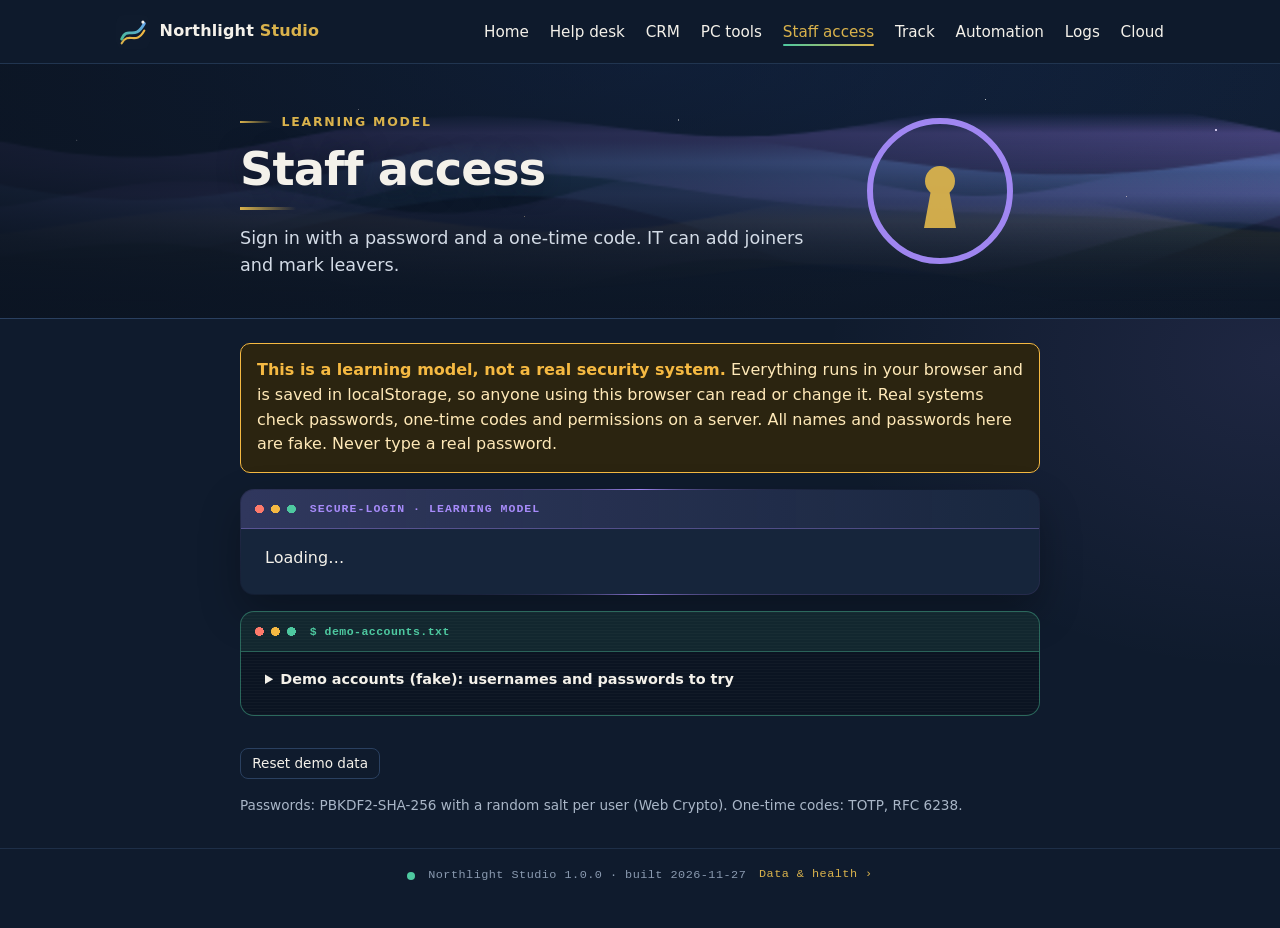
<file: staff.html>
<!DOCTYPE html>
<html lang="en">
<head>
  <meta charset="utf-8">
  <meta http-equiv="Content-Security-Policy" content="default-src 'self'; script-src 'self'; style-src 'self' 'unsafe-inline'; img-src 'self' data:; font-src 'self'; connect-src 'self'; frame-src 'self'; object-src 'none'; base-uri 'none'; form-action 'self'; worker-src 'none'; manifest-src 'none'">
  <meta name="referrer" content="same-origin">
  <script src="guard.js"></script>
  <meta name="viewport" content="width=device-width, initial-scale=1">
  <title>Staff Access · Northlight Studio</title>
  <link rel="icon" href="logo.svg" type="image/svg+xml">
  <meta name="description" content="Learning model of staff sign-in with a password, a one-time code and joiner/leaver handling.">
  <style>
    :root {
      --bg: #0f1b2d; --panel: #16253b; --panel-2: #1c2f4a; --line: #2a4060;
      --text: #f4f1ea; --muted: #a9b6c7;
      --accent: #f5b942; --accent-ink: #1b1403;
      --ok: #4ec9a0; --bad: #ff7a6b; --blue: #6fb7ff;
    }
    * { box-sizing: border-box; }
    body { margin: 0; font-family: system-ui, -apple-system, "Segoe UI", sans-serif; background: var(--bg); color: var(--text); line-height: 1.55; }
    a { color: var(--accent); }
    .wrap { max-width: 52rem; margin: 0 auto; padding: 0 1rem; }
    .bar { display: flex; justify-content: space-between; align-items: center; padding: 1rem 0; border-bottom: 1px solid var(--line); }
    .brand { font-weight: 700; color: var(--text); text-decoration: none; }
    .brand span { color: var(--accent); }
    h1 { font-size: 2rem; margin: 1.5rem 0 .5rem; }
    h2 { font-size: 1.35rem; margin: 0 0 .25rem; }
    h3 { font-size: 1.05rem; margin: 1.5rem 0 .5rem; }

    .learning {
      background: #2b2410; border: 1px solid var(--accent); border-radius: 10px;
      padding: .9rem 1rem; margin: 1rem 0; color: #ffe9b8;
    }
    .learning strong { color: var(--accent); }

    .card { background: var(--panel); border: 1px solid var(--line); border-radius: 14px; padding: 1.5rem; margin: 1rem 0; }
    .step, .meta { color: var(--muted); font-size: .9rem; margin: 0 0 1rem; }
    .meta { margin: 0; }
    .kicker { font-size: .75rem; letter-spacing: .08em; text-transform: uppercase; color: var(--muted); margin: 0 0 .5rem; }

    .field { margin-bottom: 1rem; max-width: 24rem; }
    label { display: block; font-size: .9rem; color: var(--muted); margin-bottom: .3rem; }
    input, select { width: 100%; padding: .7rem .85rem; font: inherit; color: inherit; background: var(--bg); border: 1px solid var(--line); border-radius: 8px; }
    input:focus, select:focus, button:focus-visible, summary:focus-visible { outline: 2px solid var(--accent); outline-offset: 2px; }

    .btn { font: inherit; cursor: pointer; background: transparent; color: var(--text); border: 1px solid var(--line); border-radius: 8px; padding: .55rem 1rem; }
    .btn:hover:not(:disabled) { border-color: var(--accent); }
    .btn:disabled { opacity: .4; cursor: default; }
    .btn.primary { background: var(--accent); color: var(--accent-ink); border-color: var(--accent); font-weight: 700; }
    .btn.ghost { padding: .25rem .7rem; font-size: .85rem; }
    .nav { display: flex; gap: .6rem; margin: 1rem 0 0; flex-wrap: wrap; }

    .ok { color: var(--ok); margin: 0 0 1rem; }
    .err { color: var(--bad); margin: 0 0 1rem; font-weight: 600; }

    .phone { margin-top: 1.5rem; background: var(--bg); border: 1px dashed var(--line); border-radius: 12px; padding: 1rem; max-width: 24rem; }
    .code { font-size: 2rem; font-weight: 800; letter-spacing: .15em; color: var(--accent); font-variant-numeric: tabular-nums; }
    code { background: #0b1422; border: 1px solid var(--line); border-radius: 4px; padding: .05rem .35rem; word-break: break-all; }
    details { margin-top: .75rem; font-size: .9rem; }
    summary { cursor: pointer; color: var(--muted); }

    .who { display: flex; justify-content: space-between; align-items: flex-start; gap: 1rem; }
    .tabs { display: flex; gap: .4rem; margin: 1rem 0; border-bottom: 1px solid var(--line); }
    .tab { border: 0; border-bottom: 3px solid transparent; border-radius: 0; padding: .5rem 1rem; }
    .tab.on { border-bottom-color: var(--accent); color: var(--accent); font-weight: 700; }

    .tablewrap { overflow-x: auto; margin-top: 1rem; }
    table { width: 100%; border-collapse: collapse; font-size: .95rem; }
    th, td { text-align: left; padding: .55rem .6rem; border-bottom: 1px solid var(--line); white-space: nowrap; }
    th { color: var(--muted); font-weight: 600; font-size: .8rem; text-transform: uppercase; letter-spacing: .05em; }
    tr.left td { opacity: .5; }

    .badge { display: inline-block; font-size: .72rem; font-weight: 800; padding: .1rem .55rem; border-radius: 999px; color: #0b1422; }
    .g-design { background: #c9a6ff; } .g-sales { background: var(--blue); } .g-it { background: var(--accent); }
    .s-active { background: var(--ok); } .s-left { background: var(--bad); }

    .denied { border: 1px solid var(--bad); border-left-width: 5px; border-radius: 10px; padding: 1rem; background: #2a1517; }
    .denied h3 { margin-top: 0; color: var(--bad); }
    .welcome { border: 1px solid var(--ok); border-left-width: 5px; border-radius: 10px; padding: 1rem; background: #0f2a25; margin-bottom: 1rem; }
    .welcome h3 { margin-top: 0; }
    dl { display: grid; grid-template-columns: max-content 1fr; gap: .25rem 1rem; margin: .75rem 0 0; }
    dt { color: var(--muted); } dd { margin: 0; font-family: ui-monospace, Consolas, monospace; word-break: break-all; }
    .joiner { background: var(--bg); border: 1px solid var(--line); border-radius: 10px; padding: 1rem; margin-top: 1rem; }
    .log { list-style: none; padding: 0; margin: 0; font-size: .85rem; color: var(--muted); font-family: ui-monospace, Consolas, monospace; }
    .log li { padding: .2rem 0; border-bottom: 1px solid var(--line); }

    .demo summary { font-weight: 600; color: var(--text); }
    footer { color: var(--muted); font-size: .85rem; padding: 1rem 0 2rem; display: flex; gap: 1rem; align-items: center; flex-wrap: wrap; }
  </style>
  <link rel="stylesheet" href="site.css">
</head>
<body class="sx" data-page="staff" style="--sx-max:52rem">
  <a class="sx-skip" href="#sx-main">Skip to content</a>
  <header class="sx-header">
    <div class="sx-wrap">
      <a class="sx-brand" href="index.html"><img src="logo.svg" width="34" height="34" alt="Northlight Studio logo"><span>Northlight <b>Studio</b></span></a>
      <button class="sx-toggle" id="sx-toggle" type="button" aria-expanded="false" aria-controls="sx-nav" aria-label="Menu"><span></span></button>
      <nav class="sx-nav" id="sx-nav" aria-label="Main">
        <ul>
          <li><a href="index.html">Home</a></li>
          <li><a href="helpdesk.html">Help desk</a></li>
          <li><a href="crm.html">CRM</a></li>
          <li><a href="troubleshoot.html">PC tools</a></li>
          <li><a href="staff.html" aria-current="page">Staff access</a></li>
          <li><a href="track.html">Track</a></li>
          <li><a href="automation.html">Automation</a></li>
          <li><a href="logs.html">Logs</a></li><li><a href="cloud.html">Cloud</a></li>
        </ul>
      </nav>
    </div>
  </header>

  <section class="sx-banner" aria-labelledby="sx-h1">
    <div class="sx-stars" aria-hidden="true"></div>
    <canvas class="sx-aurora" data-palette="staff" aria-hidden="true"></canvas>
    <svg class="sx-art" viewBox="0 0 200 200" aria-hidden="true" focusable="false">
      <circle cx="100" cy="100" r="70" fill="none" stroke="#2a4060" stroke-width="6"/>
      <circle class="sx-ring" cx="100" cy="100" r="70" fill="none" stroke="#a78bfa" stroke-width="6" stroke-linecap="round" stroke-dasharray="440" transform="rotate(-90 100 100)"/>
      <circle cx="100" cy="90" r="15" fill="#d9b24c"/>
      <path d="M91 99 h18 l7 38 h-32 z" fill="#d9b24c"/>
    </svg>
    <div class="sx-wrap sx-banner-inner">
      <p class="sx-eyebrow">Learning model</p>
      <h1 id="sx-h1">Staff access</h1>
      <p class="sx-lead">Sign in with a password and a one-time code. IT can add joiners and mark leavers.</p>
    </div>
  </section>

  <div class="wrap" id="sx-main">
    <div class="learning sx-rise" role="note" style="margin-top:1.5rem">
      <strong>This is a learning model, not a real security system.</strong>
      Everything runs in your browser and is saved in localStorage, so anyone using this browser can read or change it.
      Real systems check passwords, one-time codes and permissions on a server. All names and passwords here are fake.
      Never type a real password.
    </div>

    <div id="app" class="card sx-rise" style="--d:.08s" aria-live="polite" data-win="secure-login · learning model" data-tone="violet" data-skin="glass">Loading…</div>

    <details class="card demo sx-rise" style="--d:.16s" data-win="demo-accounts.txt" data-tone="teal" data-skin="terminal">
      <summary>Demo accounts (fake): usernames and passwords to try</summary>
      <div class="tablewrap">
        <table>
          <thead><tr><th>Username</th><th>Name</th><th>Group</th><th>Role</th><th>Password</th></tr></thead>
          <tbody id="demo-body"></tbody>
        </table>
      </div>
      <p class="meta">Only the IT group (eva, filip) can open the Admin section. After the password, a second step asks for a one-time code.</p>
      <p class="meta"><strong>These passwords exist only for this demo, and they are public. Never use them anywhere else.</strong> Wrong guesses are rate-limited in this browser (5 wrong passwords, or 3 wrong codes, then a growing wait). Locked yourself out? Use <em>Reset demo data</em>.</p>
    </details>

    <footer>
      <button id="reset" class="btn ghost" type="button">Reset demo data</button>
      <span>Passwords: PBKDF2-SHA-256 with a random salt per user (Web Crypto). One-time codes: TOTP, RFC 6238.</span>
    </footer>
  </div>
  <script src="config.js"></script>
  <script src="security.js"></script>
  <script src="sitelog.js"></script>
  <script src="staff.js"></script>
  <script src="site.js"></script>
  <script src="statusbar.js"></script>
</body>
</html>
</file>
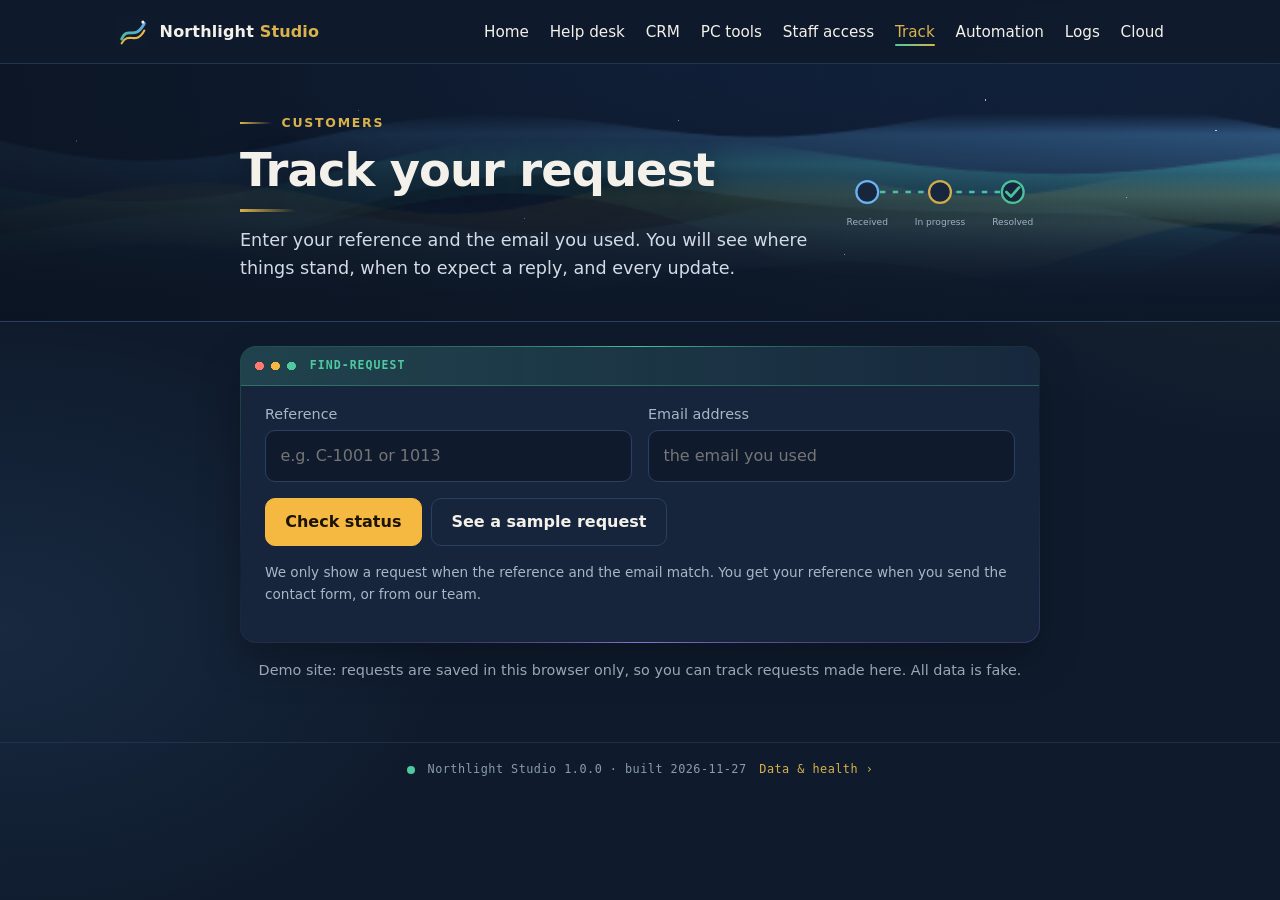
<file: track.html>
<!DOCTYPE html>
<html lang="en">
<head>
  <meta charset="utf-8">
  <meta http-equiv="Content-Security-Policy" content="default-src 'self'; script-src 'self'; style-src 'self' 'unsafe-inline'; img-src 'self' data:; font-src 'self'; connect-src 'self'; frame-src 'self'; object-src 'none'; base-uri 'none'; form-action 'self'; worker-src 'none'; manifest-src 'none'">
  <meta name="referrer" content="same-origin">
  <script src="guard.js"></script>
  <meta name="viewport" content="width=device-width, initial-scale=1">
  <title>Track Your Request · Northlight Studio</title>
  <meta name="description" content="Check the status of your request with Northlight Studio: see progress, when to expect a reply and every update.">
  <link rel="icon" href="logo.svg" type="image/svg+xml">
  <style>
    :root {
      --bg: #0f1b2d; --panel: #16253b; --panel-2: #1c2f4a; --line: #2a4060;
      --text: #f4f1ea; --muted: #a9b6c7;
      --accent: #f5b942; --accent-ink: #1b1403; --gold: #d9b24c;
      --ok: #4ec9a0; --bad: #ff7a6b; --blue: #6fb7ff;
    }
    * { box-sizing: border-box; }
    body { margin: 0; font-family: system-ui, -apple-system, "Segoe UI", sans-serif; background: var(--bg); color: var(--text); line-height: 1.6; }
    a { color: var(--accent); }
    .wrap { max-width: 52rem; margin: 0 auto; padding: 1.5rem 1rem 3rem; }
    h2 { font-size: 1.35rem; margin: 0 0 .5rem; line-height: 1.25; }
    h3.sub { font-size: 1rem; margin: 1.4rem 0 .6rem; }
    p { margin: 0 0 .75rem; }
    .meta, .hint { color: var(--muted); font-size: .9rem; }

    .panel { background: var(--panel); border: 1px solid var(--line); border-radius: 16px; padding: 1.5rem; margin-bottom: 1rem; }
    .panel[hidden] { display: none; }
    .row { display: grid; grid-template-columns: 1fr 1fr; gap: 1rem; }
    @media (max-width: 40rem) { .row { grid-template-columns: 1fr; } }
    .field { margin-bottom: 1rem; }
    label { display: block; font-size: .9rem; color: var(--muted); margin-bottom: .3rem; }
    input { width: 100%; padding: .75rem .9rem; font: inherit; color: var(--text); background: var(--bg); border: 1px solid var(--line); border-radius: 10px; }
    input:focus { outline: 2px solid var(--accent); outline-offset: 2px; }
    [aria-invalid="true"] { border-color: var(--bad); background: #1d1a24; }
    .error { display: flex; gap: .45rem; margin: .4rem 0 0; color: #ff9a8d; font-size: .9rem; font-weight: 600; }
    .error[hidden] { display: none; }
    .error::before { content: "!"; flex: none; width: 1.15rem; height: 1.15rem; margin-top: .15rem; border-radius: 50%; background: var(--bad); color: #2a0a06; font-size: .75rem; font-weight: 800; display: grid; place-items: center; }
    .notfound { background: #2a1517; border: 1px solid var(--bad); border-left-width: 5px; border-radius: 10px; padding: .8rem 1rem; margin-bottom: 1rem; color: #ffd0c9; }
    .notfound[hidden] { display: none; }

    .btn { display: inline-block; font: inherit; font-weight: 700; cursor: pointer; text-decoration: none; background: transparent; color: var(--text); border: 1px solid var(--line); border-radius: 10px; padding: .65rem 1.2rem; }
    .btn:hover { border-color: var(--gold); }
    .btn.primary { background: var(--accent); border-color: var(--accent); color: var(--accent-ink); }
    .btn.gold { border-color: var(--gold); color: var(--gold); }
    .btns { display: flex; flex-wrap: wrap; gap: .6rem; align-items: center; }

    /* result */
    .r-head h2 { font-size: 1.45rem; }
    #result-h:focus { outline: none; }
    .chips { display: flex; flex-wrap: wrap; gap: .4rem; margin: .4rem 0 0; }
    .chip { font-size: .78rem; padding: .15rem .65rem; border-radius: 999px; border: 1px solid var(--line); color: var(--muted); background: rgba(255, 255, 255, .03); }
    .chip.sample { color: var(--gold); border-color: var(--gold); }

    .stepper { list-style: none; display: flex; margin: 1.6rem 0 1.2rem; padding: 0; }
    .stepper li { flex: 1; position: relative; text-align: center; padding-top: 2.6rem; font-size: .85rem; color: var(--muted); }
    .stepper li strong { display: block; color: var(--text); font-size: .98rem; }
    .stepper li::before {
      content: ""; position: absolute; top: 1rem; left: -50%; right: 50%; height: 4px; border-radius: 4px;
      background: linear-gradient(90deg, var(--ok), var(--gold)) left / 0 100% no-repeat, var(--line);
      transition: background-size .9s cubic-bezier(.22, 1, .36, 1);
    }
    .stepper li:first-child::before { display: none; }
    .stepper.go li.reached::before { background-size: 100% 100%, 100% 100%; }
    .stepper li::after {
      content: ""; position: absolute; top: .35rem; left: 50%; width: 1.7rem; height: 1.7rem; margin-left: -.85rem; z-index: 1;
      border-radius: 50%; background: var(--panel); border: 2px solid var(--line); display: grid; place-items: center; font-weight: 800; font-size: .9rem; color: var(--accent-ink);
      transition: background .4s ease .5s, border-color .4s ease .5s;
    }
    .stepper li.reached::after { border-color: var(--gold); background: var(--gold); }
    .stepper li.done::after { content: "\2713"; border-color: var(--ok); background: var(--ok); }
    .stepper li.current:not(.done)::after { animation: pulse 2s ease-in-out infinite; }
    @keyframes pulse { 0%, 100% { box-shadow: 0 0 0 0 rgba(217, 178, 76, .55); } 50% { box-shadow: 0 0 0 9px rgba(217, 178, 76, 0); } }

    .next { background: rgba(255, 255, 255, .04); border: 1px solid var(--line); border-radius: 12px; padding: .9rem 1rem; }
    .next.late { border-color: var(--gold); background: rgba(217, 178, 76, .08); }

    .tl { list-style: none; margin: 0; padding: 0 0 0 1.1rem; border-left: 2px solid var(--line); }
    .tl li { position: relative; padding: 0 0 1rem 1rem; }
    .tl li::before { content: ""; position: absolute; left: -1.62rem; top: .4rem; width: .8rem; height: .8rem; border-radius: 50%; background: var(--gold); box-shadow: 0 0 0 4px var(--panel); }
    .tl li:first-child::before { background: var(--ok); }
    .tl time { color: var(--muted); font-size: .82rem; }
    .tl p { margin: .15rem 0 0; }
    .actions { display: flex; flex-wrap: wrap; gap: .6rem; margin-top: 1rem; }

    @media (prefers-reduced-motion: reduce) {
      .stepper li.current:not(.done)::after { animation: none; }
      .stepper li::before, .stepper li::after { transition: none; }
    }
    #toast { position: fixed; bottom: 1rem; left: 50%; transform: translateX(-50%); background: var(--ok); color: #04261b; padding: .6rem 1rem; border-radius: 8px; font-weight: 600; opacity: 0; pointer-events: none; transition: opacity .2s; z-index: 60; }
    #toast.show { opacity: 1; }
    .privacy { color: var(--muted); font-size: .85rem; margin-top: 1rem; }
    footer { color: var(--muted); font-size: .85rem; padding: 0 1rem 2rem; text-align: center; }
  </style>
  <link rel="stylesheet" href="site.css">
</head>
<body class="sx" data-page="track" style="--sx-max:52rem">
  <a class="sx-skip" href="#sx-main">Skip to content</a>
  <header class="sx-header">
    <div class="sx-wrap">
      <a class="sx-brand" href="index.html"><img src="logo.svg" width="34" height="34" alt="Northlight Studio logo"><span>Northlight <b>Studio</b></span></a>
      <button class="sx-toggle" id="sx-toggle" type="button" aria-expanded="false" aria-controls="sx-nav" aria-label="Menu"><span></span></button>
      <nav class="sx-nav" id="sx-nav" aria-label="Main">
        <ul>
          <li><a href="index.html">Home</a></li>
          <li><a href="helpdesk.html">Help desk</a></li>
          <li><a href="crm.html">CRM</a></li>
          <li><a href="troubleshoot.html">PC tools</a></li>
          <li><a href="staff.html">Staff access</a></li>
          <li><a href="track.html" aria-current="page">Track</a></li>
          <li><a href="automation.html">Automation</a></li>
          <li><a href="logs.html">Logs</a></li><li><a href="cloud.html">Cloud</a></li>
        </ul>
      </nav>
    </div>
  </header>

  <section class="sx-banner" aria-labelledby="sx-h1">
    <div class="sx-stars" aria-hidden="true"></div>
    <canvas class="sx-aurora" data-palette="track" aria-hidden="true"></canvas>
    <svg class="sx-art" viewBox="0 0 220 140" aria-hidden="true" focusable="false">
      <path d="M30 70 H190" stroke="#2a4060" stroke-width="3" stroke-linecap="round" fill="none"/>
      <path class="sx-flow" d="M30 70 H190" stroke="#4ec9a0" stroke-width="3" stroke-dasharray="6 8" fill="none"/>
      <circle class="sx-packet" cx="30" cy="70" r="5" fill="#d9b24c"/>
      <circle cx="30" cy="70" r="12" fill="#16253b" stroke="#6fb7ff" stroke-width="2.5"/>
      <circle cx="110" cy="70" r="12" fill="#16253b" stroke="#d9b24c" stroke-width="2.5"/>
      <circle cx="190" cy="70" r="12" fill="#16253b" stroke="#4ec9a0" stroke-width="2.5"/>
      <path d="M183 70 l5 5 l9 -10" fill="none" stroke="#4ec9a0" stroke-width="3" stroke-linecap="round" stroke-linejoin="round"/>
      <text x="30" y="106" text-anchor="middle" font-size="10" fill="#a9b6c7">Received</text>
      <text x="110" y="106" text-anchor="middle" font-size="10" fill="#a9b6c7">In progress</text>
      <text x="190" y="106" text-anchor="middle" font-size="10" fill="#a9b6c7">Resolved</text>
    </svg>
    <div class="sx-wrap sx-banner-inner">
      <p class="sx-eyebrow">Customers</p>
      <h1 id="sx-h1">Track your request</h1>
      <p class="sx-lead">Enter your reference and the email you used. You will see where things stand, when to expect a reply, and every update.</p>
    </div>
  </section>

  <main class="wrap" id="sx-main">
    <div class="panel sx-rise" id="lookup-window" data-win="find-request" data-tone="teal" data-skin="glass">
      <div id="form-err" class="notfound" role="alert" hidden></div>
      <form id="lookup" novalidate>
        <div class="row">
          <div class="field">
            <label for="ref">Reference</label>
            <input id="ref" autocomplete="off" maxlength="20" placeholder="e.g. C-1001 or 1013" aria-describedby="ref-err">
            <p class="error" id="ref-err" hidden></p>
          </div>
          <div class="field">
            <label for="email">Email address</label>
            <input id="email" type="email" autocomplete="email" inputmode="email" maxlength="120" placeholder="the email you used" aria-describedby="email-err">
            <p class="error" id="email-err" hidden></p>
          </div>
        </div>
        <div class="btns">
          <button class="btn primary" type="submit">Check status</button>
          <button class="btn" id="demo" type="button">See a sample request</button>
        </div>
        <p class="privacy">We only show a request when the reference and the email match. You get your reference when you send the contact form, or from our team.</p>
      </form>
    </div>

    <div class="panel" id="result" data-win="request" data-tone="blue" data-skin="neon" aria-live="polite" hidden></div>

    <p class="meta" style="text-align:center">Demo site: requests are saved in this browser only, so you can track requests made here. All data is fake.</p>
  </main>

  <div id="toast" role="status" aria-live="polite"></div>
  <script src="config.js"></script>
  <script src="security.js"></script>
  <script src="sitelog.js"></script>
  <script src="track.js"></script>
  <script src="site.js"></script>
  <script src="statusbar.js"></script>
</body>
</html>
</file>
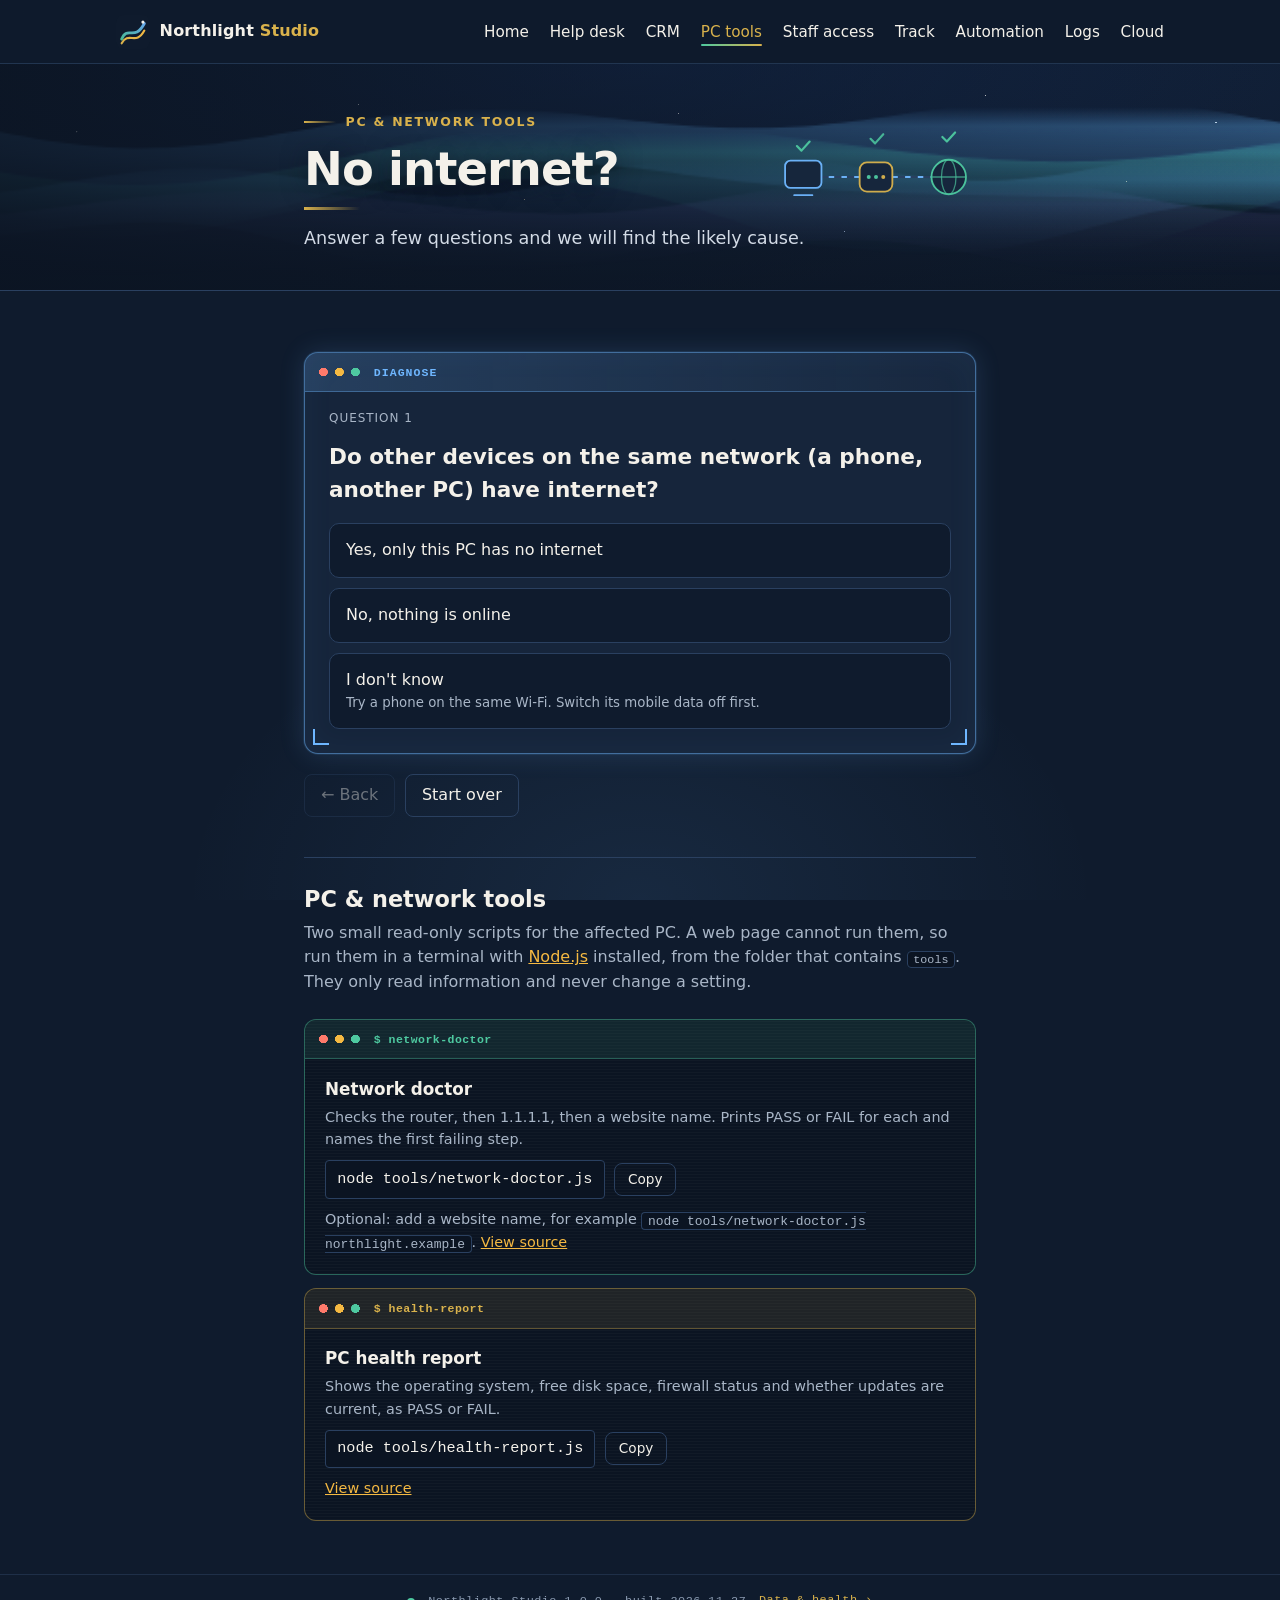
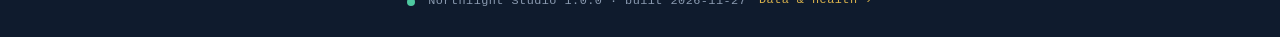
<file: troubleshoot.html>
<!DOCTYPE html>
<html lang="en">
<head>
  <meta charset="utf-8">
  <meta http-equiv="Content-Security-Policy" content="default-src 'self'; script-src 'self'; style-src 'self' 'unsafe-inline'; img-src 'self' data:; font-src 'self'; connect-src 'self'; frame-src 'self'; object-src 'none'; base-uri 'none'; form-action 'self'; worker-src 'none'; manifest-src 'none'">
  <meta name="referrer" content="same-origin">
  <script src="guard.js"></script>
  <meta name="viewport" content="width=device-width, initial-scale=1">
  <title>No Internet · Troubleshooter</title>
  <meta name="description" content="Step-by-step troubleshooter for 'no internet'.">
  <style>
    :root {
      --bg: #0f1b2d; --panel: #16253b; --line: #2a4060;
      --text: #f4f1ea; --muted: #a9b6c7;
      --accent: #f5b942; --accent-ink: #1b1403;
      --ok: #4ec9a0; --bad: #ff7a6b;
    }
    * { box-sizing: border-box; }
    body {
      margin: 0; font-family: system-ui, -apple-system, "Segoe UI", sans-serif;
      background: var(--bg); color: var(--text); line-height: 1.55;
    }
    a { color: var(--accent); }
    .wrap { max-width: 44rem; margin: 0 auto; padding: 0 1rem; }
    .bar { display: flex; justify-content: space-between; align-items: center; padding: 1rem 0; border-bottom: 1px solid var(--line); }
    .brand { font-weight: 700; color: var(--text); text-decoration: none; }
    .brand span { color: var(--accent); }
    h1 { font-size: 2rem; margin: 2rem 0 .25rem; }
    .lead { color: var(--muted); margin: 0 0 1.5rem; }

    .trail { color: var(--muted); font-size: .85rem; margin-bottom: 1rem; min-height: 1.3rem; }
    .trail b { color: var(--text); font-weight: 600; }

    .card {
      background: var(--panel); border: 1px solid var(--line);
      border-radius: 14px; padding: 1.5rem;
    }
    .card.result { border-left: 5px solid var(--accent); }
    .card.fixed { border-left-color: var(--ok); }
    .card.escalate { border-left-color: var(--bad); }
    .kicker { font-size: .75rem; letter-spacing: .08em; text-transform: uppercase; color: var(--muted); margin: 0 0 .5rem; }
    h2 { font-size: 1.35rem; margin: 0 0 .75rem; }
    .card p { margin: 0 0 .75rem; }
    .card ol { padding-left: 1.25rem; margin: 0 0 1rem; }
    .card li { margin-bottom: .35rem; }
    code { background: #0b1422; border: 1px solid var(--line); border-radius: 4px; padding: .05rem .35rem; font-size: .9em; }

    .choices { display: grid; gap: .6rem; margin-top: 1rem; }
    button { font: inherit; cursor: pointer; }
    .choice {
      text-align: left; color: var(--text); background: var(--bg);
      border: 1px solid var(--line); border-radius: 10px; padding: .9rem 1rem;
    }
    .choice:hover { border-color: var(--accent); }
    .choice small { display: block; color: var(--muted); }
    h2:focus { outline: none; }
    button:focus-visible, a:focus-visible { outline: 2px solid var(--accent); outline-offset: 2px; }

    .nav { display: flex; gap: .6rem; margin-top: 1.25rem; flex-wrap: wrap; }
    .btn {
      background: transparent; color: var(--text); border: 1px solid var(--line);
      border-radius: 8px; padding: .5rem 1rem;
    }
    .btn:hover:not(:disabled) { border-color: var(--accent); }
    .btn:disabled { opacity: .4; cursor: default; }
    .btn.primary { background: var(--accent); color: var(--accent-ink); border-color: var(--accent); font-weight: 700; }
    .linkrow { margin-top: 1rem; display: flex; gap: 1rem; flex-wrap: wrap; }
    .tools { margin-top: 2.5rem; padding-bottom: 2.5rem; border-top: 1px solid var(--line); }
    .tools h2 { font-size: 1.4rem; margin: 1.5rem 0 .25rem; }
    .tool { background: var(--panel); border: 1px solid var(--line); border-left: 4px solid #d9b24c; border-radius: 12px; padding: 1rem 1.25rem; margin-bottom: .8rem; }
    .tool h3 { margin: 0 0 .25rem; font-size: 1.05rem; }
    .tool .meta { color: var(--muted); font-size: .9rem; margin: .25rem 0; }
    .cmd { display: flex; gap: .6rem; align-items: center; flex-wrap: wrap; margin: .6rem 0; }
    .cmd code { padding: .4rem .7rem; font-size: .95rem; }
    .btn.copy { padding: .3rem .8rem; font-size: .85rem; }
  </style>
  <link rel="icon" href="logo.svg" type="image/svg+xml">
  <link rel="stylesheet" href="site.css">
</head>
<body class="sx" data-page="tools" style="--sx-max:44rem">
  <a class="sx-skip" href="#sx-main">Skip to content</a>
  <header class="sx-header">
    <div class="sx-wrap">
      <a class="sx-brand" href="index.html"><img src="logo.svg" width="34" height="34" alt="Northlight Studio logo"><span>Northlight <b>Studio</b></span></a>
      <button class="sx-toggle" id="sx-toggle" type="button" aria-expanded="false" aria-controls="sx-nav" aria-label="Menu"><span></span></button>
      <nav class="sx-nav" id="sx-nav" aria-label="Main">
        <ul>
          <li><a href="index.html">Home</a></li>
          <li><a href="helpdesk.html">Help desk</a></li>
          <li><a href="crm.html">CRM</a></li>
          <li><a href="troubleshoot.html" aria-current="page">PC tools</a></li>
          <li><a href="staff.html">Staff access</a></li>
          <li><a href="track.html">Track</a></li>
          <li><a href="automation.html">Automation</a></li>
          <li><a href="logs.html">Logs</a></li><li><a href="cloud.html">Cloud</a></li>
        </ul>
      </nav>
    </div>
  </header>

  <section class="sx-banner" aria-labelledby="sx-h1">
    <div class="sx-stars" aria-hidden="true"></div>
    <canvas class="sx-aurora" data-palette="tools" aria-hidden="true"></canvas>
    <svg class="sx-art" viewBox="0 0 220 140" aria-hidden="true" focusable="false">
      <path d="M30 70 H190" stroke="#2a4060" stroke-width="2" fill="none"/>
      <path class="sx-flow" d="M30 70 H190" stroke="#6fb7ff" stroke-width="2" stroke-dasharray="6 8" fill="none"/>
      <circle class="sx-packet" cx="30" cy="70" r="4.5" fill="#4ec9a0"/>
      <rect x="10" y="52" width="40" height="30" rx="6" fill="#16253b" stroke="#6fb7ff" stroke-width="2"/>
      <path d="M20 90 h20" stroke="#6fb7ff" stroke-width="2" stroke-linecap="round"/>
      <rect x="92" y="54" width="36" height="32" rx="8" fill="#16253b" stroke="#d9b24c" stroke-width="2"/>
      <circle cx="102" cy="70" r="2.2" fill="#4ec9a0"/><circle cx="110" cy="70" r="2.2" fill="#4ec9a0"/><circle cx="118" cy="70" r="2.2" fill="#d9b24c"/>
      <circle cx="190" cy="70" r="19" fill="#16253b" stroke="#4ec9a0" stroke-width="2"/>
      <ellipse cx="190" cy="70" rx="8" ry="19" fill="none" stroke="#4ec9a0" stroke-width="1.4" opacity=".7"/>
      <path d="M171 70 h38" stroke="#4ec9a0" stroke-width="1.4" opacity=".7"/>
      <g class="sx-blip" fill="none" stroke="#4ec9a0" stroke-width="2.4" stroke-linecap="round" stroke-linejoin="round">
        <path d="M23 36 l5 5 l9 -10"/><path d="M104 28 l5 5 l9 -10" style="opacity:.9"/><path d="M183 26 l5 5 l9 -10"/>
      </g>
    </svg>
    <div class="sx-wrap sx-banner-inner">
      <p class="sx-eyebrow">PC &amp; network tools</p>
      <h1 id="sx-h1">No internet?</h1>
      <p class="sx-lead">Answer a few questions and we will find the likely cause.</p>
    </div>
  </section>

  <div class="wrap" id="sx-main" style="padding-top:1.5rem">
    <div id="trail" class="trail" aria-live="polite"></div>
    <div id="card" class="card" aria-live="polite" data-win="diagnose" data-tone="blue" data-skin="neon"></div>

    <div class="nav">
      <button id="back" class="btn" type="button">← Back</button>
      <button id="restart" class="btn" type="button">Start over</button>
    </div>

    <section class="tools sx-rise" style="--d:.15s" aria-labelledby="tools-h">
      <h2 id="tools-h">PC &amp; network tools</h2>
      <p class="lead">Two small read-only scripts for the affected PC. A web page cannot run them, so run them in a terminal with <a href="https://nodejs.org" rel="noopener">Node.js</a> installed, from the folder that contains <code>tools</code>. They only read information and never change a setting.</p>

      <div class="tool" data-win="network-doctor" data-tone="teal" data-skin="terminal">
        <h3>Network doctor</h3>
        <p class="meta">Checks the router, then 1.1.1.1, then a website name. Prints PASS or FAIL for each and names the first failing step.</p>
        <div class="cmd"><code>node tools/network-doctor.js</code><button class="btn copy" type="button" data-cmd="node tools/network-doctor.js">Copy</button></div>
        <p class="meta">Optional: add a website name, for example <code>node tools/network-doctor.js northlight.example</code>. <a href="tools/network-doctor.js">View source</a></p>
      </div>

      <div class="tool" data-win="health-report" data-tone="gold" data-skin="terminal">
        <h3>PC health report</h3>
        <p class="meta">Shows the operating system, free disk space, firewall status and whether updates are current, as PASS or FAIL.</p>
        <div class="cmd"><code>node tools/health-report.js</code><button class="btn copy" type="button" data-cmd="node tools/health-report.js">Copy</button></div>
        <p class="meta"><a href="tools/health-report.js">View source</a></p>
      </div>
    </section>
  </div>

  <script src="troubleshoot.js"></script>
  <script src="config.js"></script>
  <script src="sitelog.js"></script>
  <script src="site.js"></script>
  <script src="statusbar.js"></script>
</body>
</html>
</file>
<file: home.css>
:root {
  --bg: #0f1b2d;
  --bg-2: #0b1422;
  --panel: #16253b;
  --panel-2: #1c2f4a;
  --line: #2a4060;
  --text: #f4f1ea;
  --muted: #a9b6c7;
  --accent: #f5b942;
  --accent-ink: #1b1403;
  --gold: #d9b24c;
  --teal: #4ec9a0;
  --blue: #6fb7ff;
  --violet: #a78bfa;
  --bad: #ff7a6b;
  --ease: cubic-bezier(.22, 1, .36, 1);
  --header-h: 64px;
}

* { box-sizing: border-box; }
html { scroll-behavior: smooth; scroll-padding-top: calc(var(--header-h) + 12px); }
body {
  margin: 0;
  font-family: system-ui, -apple-system, "Segoe UI", sans-serif;
  background: var(--bg);
  color: var(--text);
  line-height: 1.6;
  overflow-x: hidden;
}
img, svg { max-width: 100%; }
a { color: var(--accent); }
h1, h2, h3 { line-height: 1.15; margin: 0; }
p { margin: 0; }
.wrap { max-width: 68rem; margin: 0 auto; padding: 0 1.25rem; }

.skip {
  position: absolute; left: .75rem; top: -4rem; z-index: 100;
  background: var(--accent); color: var(--accent-ink); padding: .5rem 1rem; border-radius: 8px; font-weight: 700;
  transition: top .2s var(--ease);
}
.skip:focus { top: .75rem; }

:focus-visible { outline: 2px solid var(--accent); outline-offset: 3px; border-radius: 4px; }

/* ---------- header ---------- */
.site-header {
  position: sticky; top: 0; z-index: 50; height: var(--header-h);
  background: rgba(15, 27, 45, .82);
  -webkit-backdrop-filter: blur(12px); backdrop-filter: blur(12px);
  border-bottom: 1px solid rgba(42, 64, 96, .7);
}
.site-header .wrap { height: 100%; display: flex; align-items: center; justify-content: space-between; gap: 1rem; }
.brand { display: flex; align-items: center; gap: .6rem; font-weight: 800; color: var(--text); text-decoration: none; letter-spacing: .01em; }
.brand img { display: block; width: 34px; height: 34px; transition: transform .6s var(--ease); }
.brand:hover img { transform: rotate(-12deg) scale(1.08); }
.brand b { color: var(--gold); font-weight: 800; }

.nav { display: flex; align-items: center; gap: 1.4rem; }
.nav ul { display: flex; list-style: none; margin: 0; padding: 0; gap: 1.1rem; align-items: center; }
.nav .sep { width: 1px; height: 1.2rem; background: var(--line); }
.nav a { position: relative; color: var(--text); text-decoration: none; font-size: .95rem; padding: .35rem 0; transition: color .25s ease; }
.nav a::after {
  content: ""; position: absolute; left: 0; right: 0; bottom: 0; height: 2px; border-radius: 2px;
  background: linear-gradient(90deg, var(--teal), var(--gold));
  transform: scaleX(0); transform-origin: 50% 50%; transition: transform .35s var(--ease);
}
.nav a:hover, .nav a:focus-visible { color: var(--gold); }
.nav a:hover::after, .nav a:focus-visible::after { transform: scaleX(1); }

.nav-toggle {
  display: none; width: 44px; height: 44px; border: 1px solid var(--line); border-radius: 10px;
  background: transparent; cursor: pointer; position: relative; transition: border-color .25s ease, background .25s ease;
}
.nav-toggle:hover { border-color: var(--gold); background: rgba(217, 178, 76, .1); }
.nav-toggle span, .nav-toggle span::before, .nav-toggle span::after {
  position: absolute; left: 50%; top: 50%; width: 20px; height: 2px; background: var(--text); border-radius: 2px;
  transform: translate(-50%, -50%); transition: transform .35s var(--ease), background .25s ease, top .35s var(--ease);
}
.nav-toggle span::before, .nav-toggle span::after { content: ""; left: 0; top: 0; transform: none; }
.nav-toggle span::before { top: -6px; }
.nav-toggle span::after { top: 6px; }
.nav-toggle[aria-expanded="true"] span { background: transparent; }
.nav-toggle[aria-expanded="true"] span::before { top: 0; transform: rotate(45deg); }
.nav-toggle[aria-expanded="true"] span::after { top: 0; transform: rotate(-45deg); }

@media (max-width: 76rem) {
  .nav-toggle { display: block; }
  .nav {
    position: absolute; left: 0; right: 0; top: var(--header-h);
    background: rgba(11, 20, 34, .97); border-bottom: 1px solid var(--line);
    padding: 0 1.25rem; max-height: 0; overflow: hidden; visibility: hidden;
    transition: max-height .45s var(--ease), padding .45s var(--ease), visibility 0s .45s;
  }
  .nav.open { max-height: 30rem; padding: 1rem 1.25rem 1.25rem; visibility: visible; transition: max-height .45s var(--ease), padding .45s var(--ease), visibility 0s; }
  .nav ul { flex-direction: column; align-items: stretch; gap: 0; width: 100%; }
  .nav .sep { width: 100%; height: 1px; margin: .35rem 0; }
  .nav a { display: block; padding: .7rem 0; font-size: 1.05rem; }
  .nav a::after { bottom: .4rem; right: auto; width: 2.5rem; transform-origin: 0 50%; }
}

/* ---------- buttons ---------- */
.btn {
  position: relative; display: inline-flex; align-items: center; justify-content: center; gap: .55rem;
  padding: .85rem 1.5rem; border-radius: 12px; font: inherit; font-weight: 700; text-decoration: none; cursor: pointer;
  border: 1px solid transparent; overflow: hidden; isolation: isolate;
  transition: transform .3s var(--ease), box-shadow .3s var(--ease), border-color .3s ease, color .3s ease, background-position .6s var(--ease);
  -webkit-tap-highlight-color: transparent;
}
/* light sweep */
.btn::before {
  content: ""; position: absolute; inset: 0; z-index: -1;
  background: linear-gradient(105deg, transparent 35%, rgba(255, 255, 255, .5) 50%, transparent 65%);
  transform: translateX(-130%); transition: transform .75s var(--ease);
}
.btn:hover::before, .btn:focus-visible::before { transform: translateX(130%); }
.btn:hover, .btn:focus-visible { transform: translateY(-3px); }
.btn:active { transform: translateY(0) scale(.97); transition-duration: .1s; }
.btn .arrow { display: inline-block; transition: transform .35s var(--ease); }
.btn:hover .arrow, .btn:focus-visible .arrow { transform: translateX(5px); }

.btn-primary {
  color: var(--accent-ink);
  background: linear-gradient(120deg, var(--accent), var(--gold) 45%, var(--accent) 90%);
  background-size: 200% 100%; background-position: 0 0;
  box-shadow: 0 6px 18px rgba(217, 178, 76, .22);
}
.btn-primary:hover, .btn-primary:focus-visible { background-position: 100% 0; box-shadow: 0 10px 28px rgba(217, 178, 76, .45), 0 0 0 4px rgba(217, 178, 76, .14); }
.btn-ghost { color: var(--text); background: rgba(255, 255, 255, .03); border-color: rgba(217, 178, 76, .55); }
.btn-ghost:hover, .btn-ghost:focus-visible { border-color: var(--gold); color: #fff; box-shadow: 0 8px 22px rgba(0, 0, 0, .3), inset 0 0 0 1px rgba(217, 178, 76, .35); }
.btn[disabled] { opacity: .7; cursor: progress; transform: none; }

/* ---------- hero ---------- */
.hero {
  position: relative; overflow: hidden; isolation: isolate;
  min-height: min(86vh, 46rem); display: flex; align-items: center;
  background: radial-gradient(120% 80% at 50% 0%, #14284a 0%, var(--bg) 60%, var(--bg-2) 100%);
}
.stars {
  position: absolute; inset: 0; z-index: -3; opacity: .9;
  background-image:
    radial-gradient(1.5px 1.5px at 8% 20%, #fff 50%, transparent 51%),
    radial-gradient(1px 1px at 17% 62%, #cfe3ff 50%, transparent 51%),
    radial-gradient(1.5px 1.5px at 26% 12%, #fff 50%, transparent 51%),
    radial-gradient(1px 1px at 34% 44%, #ffe9b8 50%, transparent 51%),
    radial-gradient(1.5px 1.5px at 47% 18%, #fff 50%, transparent 51%),
    radial-gradient(1px 1px at 55% 70%, #cfe3ff 50%, transparent 51%),
    radial-gradient(1.5px 1.5px at 63% 8%, #fff 50%, transparent 51%),
    radial-gradient(1px 1px at 72% 36%, #ffe9b8 50%, transparent 51%),
    radial-gradient(1.5px 1.5px at 81% 16%, #fff 50%, transparent 51%),
    radial-gradient(1px 1px at 89% 54%, #cfe3ff 50%, transparent 51%),
    radial-gradient(1.5px 1.5px at 94% 10%, #fff 50%, transparent 51%),
    radial-gradient(1px 1px at 3% 80%, #fff 50%, transparent 51%);
  animation: twinkle 6s ease-in-out infinite alternate;
}
@keyframes twinkle { from { opacity: .45; } to { opacity: 1; } }
#aurora {
  position: absolute; inset: 0; width: 100%; height: 100%; z-index: -2;
  touch-action: pan-y; filter: saturate(1.15);
  -webkit-mask-image: linear-gradient(#000 35%, transparent 88%); mask-image: linear-gradient(#000 35%, transparent 88%);
}
.hero::after {
  content: ""; position: absolute; inset: 0; z-index: -1;
  background: linear-gradient(90deg, rgba(11, 20, 34, .8) 0%, rgba(11, 20, 34, .45) 50%, transparent 100%);
}
.hero .wrap { width: 100%; }
.hero-inner { padding: 4.5rem 1.25rem 4rem; }
.eyebrow { display: inline-flex; align-items: center; gap: .6rem; color: var(--gold); font-size: .8rem; font-weight: 700; letter-spacing: .14em; text-transform: uppercase; margin-bottom: 1.1rem; }
.eyebrow::before { content: ""; width: 2rem; height: 2px; background: linear-gradient(90deg, var(--gold), transparent); }
.hero h1 { font-size: clamp(2.2rem, 5.6vw, 3.9rem); letter-spacing: -.02em; max-width: 21ch; text-shadow: 0 2px 24px rgba(11, 20, 34, .6); }
.glow-text {
  background: linear-gradient(100deg, #f5b942 0%, #ffe9b8 35%, #6fe3c0 70%, #6fb7ff 100%);
  background-size: 200% 100%; -webkit-background-clip: text; background-clip: text; color: transparent; -webkit-text-fill-color: transparent;
  animation: sheen 9s ease-in-out infinite alternate;
}
@keyframes sheen { to { background-position: 100% 0; } }
.hero .lead { margin-top: 1.25rem; max-width: 34rem; font-size: clamp(1.05rem, 2.4vw, 1.25rem); color: #d3dbe6; }
.hero-cta { display: flex; flex-wrap: wrap; gap: .8rem; margin-top: 2rem; }
.facts { display: flex; flex-wrap: wrap; gap: 1.25rem 2.5rem; list-style: none; padding: 0; margin: 2.5rem 0 0; }
.facts li { min-width: 7rem; }
.facts b { display: block; font-size: 1.7rem; color: var(--gold); line-height: 1.1; }
.facts span { color: var(--muted); font-size: .85rem; }

/* ---------- sections ---------- */
section { padding: 4.5rem 0; }
.section-head { max-width: 38rem; margin-bottom: 2.25rem; }
.section-head h2 { font-size: clamp(1.7rem, 4vw, 2.4rem); letter-spacing: -.01em; }
.section-head h2::after { content: ""; display: block; width: 3.5rem; height: 3px; margin-top: .75rem; background: linear-gradient(90deg, var(--gold), transparent); }
.section-head p { margin-top: .9rem; color: var(--muted); }

.cards { display: grid; grid-template-columns: repeat(3, 1fr); gap: 1.1rem; }
@media (max-width: 56rem) { .cards { grid-template-columns: 1fr; } }
.card {
  position: relative; padding: 1.6rem; border-radius: 18px; background: var(--panel); border: 1px solid var(--line);
  overflow: hidden; --mx: 50%; --my: 0%;
  transition: transform .45s var(--ease), border-color .35s ease, box-shadow .45s var(--ease);
}
.card::before {
  content: ""; position: absolute; inset: 0; pointer-events: none; opacity: 0; transition: opacity .35s ease;
  background: radial-gradient(18rem circle at var(--mx) var(--my), rgba(217, 178, 76, .16), transparent 60%);
}
.card:hover { transform: translateY(-6px); border-color: rgba(217, 178, 76, .6); box-shadow: 0 18px 40px rgba(0, 0, 0, .35); }
.card:hover::before { opacity: 1; }
.card .icon {
  width: 3rem; height: 3rem; margin-bottom: 1.1rem; border-radius: 14px; display: grid; place-items: center;
  background: linear-gradient(140deg, rgba(78, 201, 160, .2), rgba(217, 178, 76, .18)); border: 1px solid var(--line);
  transition: transform .5s var(--ease);
}
.card:hover .icon { transform: rotate(-8deg) scale(1.1); }
.card .icon svg { width: 1.6rem; height: 1.6rem; stroke: var(--gold); fill: none; stroke-width: 1.8; stroke-linecap: round; stroke-linejoin: round; }
.card h3 { font-size: 1.25rem; margin-bottom: .55rem; }
.card p { color: var(--muted); }
.card ul { list-style: none; padding: 0; margin: 1rem 0 0; display: grid; gap: .35rem; font-size: .92rem; }
.card li { padding-left: 1.2rem; position: relative; }
.card li::before { content: ""; position: absolute; left: 0; top: .6em; width: .5rem; height: 2px; background: var(--gold); transition: width .35s var(--ease); }
.card:hover li::before { width: .8rem; }

/* each service card has its own colour */
.cards .card:nth-child(1) { --tone: #4ec9a0; }
.cards .card:nth-child(2) { --tone: #6fb7ff; }
.cards .card:nth-child(3) { --tone: #d9b24c; }
.cards .card .icon svg { stroke: var(--tone, var(--gold)); }
.cards .card:hover { border-color: var(--tone); box-shadow: 0 18px 40px rgba(0, 0, 0, .35), 0 0 28px -6px var(--tone); }
.cards .card li::before { background: var(--tone); }
.cards .card:nth-child(1):hover .icon { transform: rotate(-8deg) scale(1.1); }
.cards .card:nth-child(2):hover .icon { transform: translateY(-4px) scale(1.12); }
.cards .card:nth-child(3):hover .icon { transform: rotate(8deg) scale(1.1); }

/* faq */
.faq { max-width: 46rem; display: grid; gap: .7rem; }
.faq-item { background: var(--panel); border: 1px solid var(--line); border-radius: 14px; overflow: hidden; transition: border-color .3s ease, background .3s ease; }
.faq-item.open { border-color: rgba(217, 178, 76, .6); background: #19293f; }
.faq-q {
  width: 100%; display: flex; align-items: center; justify-content: space-between; gap: 1rem; text-align: left;
  padding: 1.05rem 1.25rem; font: inherit; font-weight: 700; font-size: 1.05rem; color: var(--text); background: none; border: 0; cursor: pointer;
  transition: color .25s ease, padding-left .35s var(--ease);
}
.faq-q:hover { color: var(--gold); padding-left: 1.6rem; }
.chev { flex: none; width: 1.7rem; height: 1.7rem; border-radius: 50%; border: 1px solid var(--line); position: relative; transition: transform .45s var(--ease), background .3s ease, border-color .3s ease; }
.chev::before, .chev::after { content: ""; position: absolute; left: 50%; top: 50%; width: .7rem; height: 2px; background: var(--gold); border-radius: 2px; transform: translate(-50%, -50%); transition: transform .45s var(--ease); }
.chev::after { transform: translate(-50%, -50%) rotate(90deg); }
.faq-item.open .chev { transform: rotate(180deg); background: rgba(217, 178, 76, .15); border-color: var(--gold); }
.faq-item.open .chev::after { transform: translate(-50%, -50%) rotate(0deg); }
.faq-a { display: grid; grid-template-rows: 0fr; visibility: hidden; transition: grid-template-rows .4s var(--ease), visibility 0s .4s; }
.faq-a > div { overflow: hidden; }
.faq-a p { padding: 0 1.25rem 1.2rem; color: #c5cfdb; }
.faq-item.open .faq-a { grid-template-rows: 1fr; visibility: visible; transition: grid-template-rows .4s var(--ease), visibility 0s; }
html:not(.js) .faq-a { grid-template-rows: 1fr; visibility: visible; }

/* contact */
.contact { display: grid; grid-template-columns: 1fr 1.25fr; gap: 2.5rem; align-items: start; }
@media (max-width: 56rem) { .contact { grid-template-columns: 1fr; gap: 1.75rem; } }
.contact-info p { color: var(--muted); margin-top: .9rem; }
.contact-list { list-style: none; padding: 0; margin: 1.5rem 0 0; display: grid; gap: .8rem; }
.contact-list li { display: flex; gap: .8rem; align-items: center; color: var(--text); }
.contact-list svg { flex: none; width: 1.3rem; height: 1.3rem; stroke: var(--gold); fill: none; stroke-width: 1.8; stroke-linecap: round; stroke-linejoin: round; }

@property --a { syntax: "<angle>"; initial-value: 0deg; inherits: false; }
.form-card {
  position: relative; overflow: hidden; border-radius: 20px; padding: 1.6rem; border: 1px solid transparent;
  background:
    linear-gradient(var(--panel), var(--panel)) padding-box,
    conic-gradient(from var(--a), rgba(78, 201, 160, .95), transparent 22%, rgba(167, 139, 250, .8) 50%, transparent 72%, rgba(217, 178, 76, .95)) border-box;
  animation: formspin 9s linear infinite;
}
.js .form-card.reveal.in { animation: formspin 9s linear infinite; }
@keyframes formspin { to { --a: 360deg; } }
.form-card::before { content: ""; position: absolute; left: 0; right: 0; top: 0; height: 3px; background: linear-gradient(90deg, var(--teal), var(--gold), var(--violet)); }
.row { display: grid; grid-template-columns: 1fr 1fr; gap: 1rem; }
@media (max-width: 40rem) { .row { grid-template-columns: 1fr; } }
.field { margin-bottom: 1.1rem; }
label { display: block; font-size: .9rem; color: var(--muted); margin-bottom: .35rem; }
input, select, textarea {
  width: 100%; padding: .8rem .95rem; font: inherit; font-size: 1rem; color: var(--text);
  background: var(--bg); border: 1px solid var(--line); border-radius: 10px;
  transition: border-color .25s ease, box-shadow .3s var(--ease), background .25s ease;
}
textarea { min-height: 8rem; resize: vertical; }
input:hover, select:hover, textarea:hover { border-color: #3a5a85; }
input:focus, select:focus, textarea:focus { outline: none; border-color: var(--gold); box-shadow: 0 0 0 4px rgba(217, 178, 76, .18); }
[aria-invalid="true"] { border-color: var(--bad) !important; background: #1d1a24; }
[aria-invalid="true"]:focus { box-shadow: 0 0 0 4px rgba(255, 122, 107, .2); }
.error { display: flex; align-items: flex-start; gap: .45rem; margin-top: .4rem; color: #ff9a8d; font-size: .9rem; font-weight: 600; animation: errin .35s var(--ease); }
.error[hidden] { display: none; }
.error::before { content: "!"; flex: none; width: 1.15rem; height: 1.15rem; margin-top: .12rem; border-radius: 50%; background: var(--bad); color: #2a0a06; font-size: .75rem; font-weight: 800; display: grid; place-items: center; }
@keyframes errin { from { opacity: 0; transform: translateY(-4px); } }
.shake { animation: shake .4s var(--ease); }
@keyframes shake { 20%, 60% { transform: translateX(-5px); } 40%, 80% { transform: translateX(5px); } }
.summary { background: #2a1517; border: 1px solid var(--bad); border-left-width: 5px; border-radius: 10px; padding: .8rem 1rem; margin-bottom: 1.1rem; color: #ffd0c9; }
.summary[hidden] { display: none; }
.summary a { color: #fff; }
.summary ul { margin: .4rem 0 0; padding-left: 1.1rem; }
.hint { color: var(--muted); font-size: .85rem; margin-top: .6rem; }

.success { text-align: center; padding: 1rem .5rem; }
.success[hidden] { display: none; }
.success svg { width: 4.5rem; height: 4.5rem; margin-bottom: .75rem; }
.success .ring { fill: none; stroke: var(--teal); stroke-width: 3; stroke-dasharray: 164; stroke-dashoffset: 164; animation: draw .7s var(--ease) forwards; }
.success .tick { fill: none; stroke: var(--gold); stroke-width: 4; stroke-linecap: round; stroke-linejoin: round; stroke-dasharray: 40; stroke-dashoffset: 40; animation: draw .45s .55s var(--ease) forwards; }
@keyframes draw { to { stroke-dashoffset: 0; } }
.success h3 { font-size: 1.4rem; margin-bottom: .5rem; }
.success p { color: var(--muted); }
.success .btn { margin-top: 1.2rem; }

/* terms and conditions */
#terms { padding: 1rem 0 4.5rem; }
.terms { border-top: 1px solid var(--line); padding-top: 3.5rem; }
.terms .clauses { list-style: none; margin: 0; padding: 0; max-width: 46rem; counter-reset: clause; display: grid; gap: 1.7rem; }
.terms .clauses li { position: relative; padding-left: 3.4rem; counter-increment: clause; }
.terms .clauses li::before {
  content: counter(clause, decimal-leading-zero); position: absolute; left: 0; top: .1rem;
  font: 700 .85rem ui-monospace, "Cascadia Code", Consolas, monospace; letter-spacing: .08em; color: var(--gold);
}
.terms .clauses li::after { content: ""; position: absolute; left: 0; top: 1.7rem; width: 1.6rem; height: 1px; background: linear-gradient(90deg, var(--gold), transparent); }
.terms h3 { margin: 0 0 .45rem; font-size: 1.08rem; }
.terms p { margin: 0; color: var(--muted); font-size: .98rem; }
.terms a { text-underline-offset: .18em; }
.terms code { background: #0b1422; border: 1px solid var(--line); border-radius: 4px; padding: .02rem .35rem; font-size: .88em; color: var(--text); }

/* footer */
.site-footer { border-top: 1px solid var(--line); background: var(--bg-2); padding: 2.5rem 0 3rem; color: var(--muted); font-size: .92rem; }
.foot { display: grid; grid-template-columns: 1.4fr 1fr 1fr; gap: 2rem; }
@media (max-width: 48rem) { .foot { grid-template-columns: 1fr; } }
.foot h2 { font-size: .8rem; letter-spacing: .12em; text-transform: uppercase; color: var(--text); margin-bottom: .8rem; }
.foot ul { list-style: none; padding: 0; margin: 0; display: grid; gap: .45rem; }
.foot a { color: var(--muted); text-decoration: none; transition: color .25s ease, padding-left .3s var(--ease); }
.foot a:hover, .foot a:focus-visible { color: var(--gold); padding-left: .4rem; }
.legal { margin-top: 2rem; padding-top: 1.25rem; border-top: 1px solid var(--line); font-size: .82rem; }

/* scroll reveal (only when JS is on) */
.js .reveal { opacity: 0; transform: translateY(22px); transition: opacity .8s var(--ease), transform .8s var(--ease); transition-delay: var(--d, 0s); }
.js .reveal.in { opacity: 1; transform: none; }

@media (prefers-reduced-motion: reduce) {
  html { scroll-behavior: auto; }
  *, *::before, *::after { animation: none !important; transition-duration: .01ms !important; transition-delay: 0s !important; }
  .js .reveal { opacity: 1; transform: none; }
  .success .ring, .success .tick { stroke-dashoffset: 0; }
}
</file>
<file: site.css>
/*
 * Shared look for the inner pages (help desk, CRM, PC tools, staff access).
 * New classes are prefixed "sx-" so they never clash with a page's own styles.
 * Polish for existing elements is scoped under body.sx.
 */
:root {
  --sx-bg: #0f1b2d;
  --sx-bg-2: #0b1422;
  --sx-line: #2a4060;
  --sx-text: #f4f1ea;
  --sx-muted: #a9b6c7;
  --sx-gold: #d9b24c;
  --sx-accent: #f5b942;
  --sx-teal: #4ec9a0;
  --sx-ease: cubic-bezier(.22, 1, .36, 1);
  --sx-header-h: 64px;
}

body.sx { overflow-x: hidden; }
html { scroll-behavior: smooth; }

.sx-skip {
  position: absolute; left: .75rem; top: -4rem; z-index: 100;
  background: var(--sx-accent); color: #1b1403; padding: .5rem 1rem; border-radius: 8px; font-weight: 700;
  transition: top .2s var(--sx-ease);
}
.sx-skip:focus { top: .75rem; }

.sx-wrap { max-width: 68rem; margin: 0 auto; padding: 0 1.25rem; }

/* ---------- header ---------- */
.sx-header {
  position: sticky; top: 0; z-index: 50; height: var(--sx-header-h);
  background: rgba(15, 27, 45, .82);
  -webkit-backdrop-filter: blur(12px); backdrop-filter: blur(12px);
  border-bottom: 1px solid rgba(42, 64, 96, .7);
  transition: box-shadow .35s ease, background .35s ease;
}
.sx-header.sx-scrolled { box-shadow: 0 8px 28px rgba(0, 0, 0, .35); background: rgba(11, 20, 34, .92); }
.sx-header .sx-wrap { height: 100%; display: flex; align-items: center; justify-content: space-between; gap: 1rem; }
.sx-brand { display: flex; align-items: center; gap: .6rem; font-weight: 800; color: var(--sx-text); text-decoration: none; letter-spacing: .01em; }
.sx-brand img { display: block; width: 34px; height: 34px; transition: transform .6s var(--sx-ease); }
.sx-brand:hover img { transform: rotate(-12deg) scale(1.08); }
.sx-brand b { color: var(--sx-gold); font-weight: 800; }

.sx-nav { display: flex; align-items: center; }
.sx-nav ul { display: flex; list-style: none; margin: 0; padding: 0; gap: 1.3rem; align-items: center; }
.sx-nav a { position: relative; color: var(--sx-text); text-decoration: none; font-size: .95rem; padding: .35rem 0; transition: color .25s ease; }
.sx-nav a::after {
  content: ""; position: absolute; left: 0; right: 0; bottom: 0; height: 2px; border-radius: 2px;
  background: linear-gradient(90deg, var(--sx-teal), var(--sx-gold));
  transform: scaleX(0); transform-origin: 50% 50%; transition: transform .35s var(--sx-ease);
}
.sx-nav a:hover, .sx-nav a:focus-visible, .sx-nav a[aria-current="page"] { color: var(--sx-gold); }
.sx-nav a:hover::after, .sx-nav a:focus-visible::after, .sx-nav a[aria-current="page"]::after { transform: scaleX(1); }
.sx-nav a:focus-visible, .sx-brand:focus-visible, .sx-toggle:focus-visible { outline: 2px solid var(--sx-accent); outline-offset: 3px; border-radius: 4px; }

.sx-toggle {
  display: none; width: 44px; height: 44px; border: 1px solid var(--sx-line); border-radius: 10px;
  background: transparent; cursor: pointer; position: relative; transition: border-color .25s ease, background .25s ease;
}
.sx-toggle:hover { border-color: var(--sx-gold); background: rgba(217, 178, 76, .1); }
.sx-toggle span, .sx-toggle span::before, .sx-toggle span::after {
  position: absolute; left: 50%; top: 50%; width: 20px; height: 2px; background: var(--sx-text); border-radius: 2px;
  transform: translate(-50%, -50%); transition: transform .35s var(--sx-ease), background .25s ease, top .35s var(--sx-ease);
}
.sx-toggle span::before, .sx-toggle span::after { content: ""; left: 0; top: 0; transform: none; }
.sx-toggle span::before { top: -6px; }
.sx-toggle span::after { top: 6px; }
.sx-toggle[aria-expanded="true"] span { background: transparent; }
.sx-toggle[aria-expanded="true"] span::before { top: 0; transform: rotate(45deg); }
.sx-toggle[aria-expanded="true"] span::after { top: 0; transform: rotate(-45deg); }

@media (max-width: 66rem) {
  .sx-toggle { display: block; }
  .sx-nav {
    position: absolute; left: 0; right: 0; top: var(--sx-header-h);
    background: rgba(11, 20, 34, .97); border-bottom: 1px solid var(--sx-line);
    padding: 0 1.25rem; max-height: 0; overflow: hidden; visibility: hidden;
    transition: max-height .45s var(--sx-ease), padding .45s var(--sx-ease), visibility 0s .45s;
  }
  .sx-nav.open { max-height: 24rem; padding: 1rem 1.25rem 1.25rem; visibility: visible; transition: max-height .45s var(--sx-ease), padding .45s var(--sx-ease), visibility 0s; }
  .sx-nav ul { flex-direction: column; align-items: stretch; gap: 0; width: 100%; }
  .sx-nav a { display: block; padding: .7rem 0; font-size: 1.05rem; }
  .sx-nav a::after { bottom: .4rem; right: auto; width: 2.5rem; transform-origin: 0 50%; }
}

/* ---------- aurora banner ---------- */
.sx-banner {
  position: relative; overflow: hidden; isolation: isolate;
  background: radial-gradient(120% 140% at 50% 0%, #14284a 0%, var(--sx-bg) 62%, var(--sx-bg-2) 100%);
  border-bottom: 1px solid var(--sx-line);
}
.sx-stars {
  position: absolute; inset: 0; z-index: -3; opacity: .9;
  background-image:
    radial-gradient(1.5px 1.5px at 6% 30%, #fff 50%, transparent 51%),
    radial-gradient(1px 1px at 15% 70%, #cfe3ff 50%, transparent 51%),
    radial-gradient(1.5px 1.5px at 28% 18%, #fff 50%, transparent 51%),
    radial-gradient(1px 1px at 41% 60%, #ffe9b8 50%, transparent 51%),
    radial-gradient(1.5px 1.5px at 53% 22%, #fff 50%, transparent 51%),
    radial-gradient(1px 1px at 66% 74%, #cfe3ff 50%, transparent 51%),
    radial-gradient(1.5px 1.5px at 77% 14%, #fff 50%, transparent 51%),
    radial-gradient(1px 1px at 88% 52%, #ffe9b8 50%, transparent 51%),
    radial-gradient(1.5px 1.5px at 95% 26%, #fff 50%, transparent 51%);
  animation: sx-twinkle 6s ease-in-out infinite alternate;
}
@keyframes sx-twinkle { from { opacity: .45; } to { opacity: 1; } }
.sx-aurora {
  position: absolute; inset: 0; width: 100%; height: 100%; z-index: -2; touch-action: pan-y; filter: saturate(1.15);
  -webkit-mask-image: linear-gradient(#000 40%, transparent 96%); mask-image: linear-gradient(#000 40%, transparent 96%);
}
.sx-banner::after {
  content: ""; position: absolute; inset: 0; z-index: -1;
  background: linear-gradient(90deg, rgba(11, 20, 34, .82) 0%, rgba(11, 20, 34, .45) 55%, transparent 100%);
}
/* banner text lines up with each page's own content width (--sx-max is set on <body>) */
.sx-banner .sx-wrap { max-width: var(--sx-max, 68rem); }
.sx-banner-inner { padding: 2.6rem 1rem 2.4rem; }
.sx-eyebrow { display: inline-flex; align-items: center; gap: .6rem; margin: 0 0 .8rem; color: var(--sx-gold); font-size: .78rem; font-weight: 700; letter-spacing: .14em; text-transform: uppercase; }
.sx-eyebrow::before { content: ""; width: 2rem; height: 2px; background: linear-gradient(90deg, var(--sx-gold), transparent); }
.sx-banner h1 { margin: 0; font-size: clamp(1.9rem, 5vw, 2.9rem); line-height: 1.12; letter-spacing: -.02em; text-shadow: 0 2px 24px rgba(11, 20, 34, .6); }
.sx-banner h1::after { content: ""; display: block; width: 3.5rem; height: 3px; margin-top: .7rem; background: linear-gradient(90deg, var(--sx-gold), transparent); }
.sx-lead { margin: .9rem 0 0; max-width: 36rem; color: #d3dbe6; font-size: clamp(1rem, 2.2vw, 1.1rem); }

/* page content rises in */
.sx-rise { animation: sx-rise .75s var(--sx-ease) both; animation-delay: var(--d, 0s); }
@keyframes sx-rise { from { opacity: 0; transform: translateY(16px); } }
@keyframes sx-in { from { opacity: 0; transform: translateY(10px); } }

/* ---------- polish for each page's existing elements ---------- */
.sx .btn {
  position: relative; overflow: hidden; isolation: isolate;
  transition: transform .3s var(--sx-ease), box-shadow .3s var(--sx-ease), border-color .3s ease, color .3s ease, background .3s ease, filter .3s ease, opacity .2s ease;
  -webkit-tap-highlight-color: transparent;
}
.sx .btn::before {
  content: ""; position: absolute; inset: 0; z-index: -1; pointer-events: none;
  background: linear-gradient(105deg, transparent 35%, rgba(255, 255, 255, .4) 50%, transparent 65%);
  transform: translateX(-130%); transition: transform .75s var(--sx-ease);
}
.sx .btn:hover:not(:disabled)::before, .sx .btn:focus-visible::before { transform: translateX(130%); }
.sx .btn:hover:not(:disabled) { transform: translateY(-2px); box-shadow: 0 8px 20px rgba(0, 0, 0, .3), 0 0 0 1px rgba(217, 178, 76, .4); }
.sx .btn:active:not(:disabled) { transform: translateY(0) scale(.97); transition-duration: .1s; }
/* buttons that act as tabs or segmented controls stay flat */
.sx .btn.tab::before, .sx .seg .btn::before { display: none; }
.sx .btn.tab:hover:not(:disabled), .sx .seg .btn:hover:not(:disabled), .sx .btn.tab:active:not(:disabled), .sx .seg .btn:active:not(:disabled) { transform: none; box-shadow: none; }
.sx .btn.tab { transition: color .25s ease, border-color .3s ease, background .25s ease; }
.sx .tab { transition: color .25s ease, border-color .3s ease; }
.sx .tab:hover { color: var(--sx-gold); }

.sx input:focus, .sx select:focus, .sx textarea:focus { border-color: var(--sx-gold); box-shadow: 0 0 0 4px rgba(217, 178, 76, .18); }
.sx input, .sx select, .sx textarea { transition: border-color .25s ease, box-shadow .3s var(--sx-ease), background .25s ease; }

/* soft gold spotlight that follows the pointer (position set by site.js) */
.sx .card, .sx .tile, .sx .tool, .sx .ticket { position: relative; transition: transform .35s var(--sx-ease), border-color .3s ease, box-shadow .35s var(--sx-ease), opacity .3s ease; }
.sx .card::after, .sx .tile::after, .sx .tool::after, .sx .ticket::after {
  content: ""; position: absolute; inset: 0; border-radius: inherit; pointer-events: none; opacity: 0; transition: opacity .35s ease;
  background: radial-gradient(16rem circle at var(--mx, 50%) var(--my, 0%), rgba(217, 178, 76, .11), transparent 60%);
}
.sx .card:hover::after, .sx .tile:hover::after, .sx .tool:hover::after, .sx .ticket:hover::after { opacity: 1; }
.sx .tile:hover, .sx .tool:hover, .sx .ticket:hover { transform: translateY(-2px); box-shadow: 0 12px 28px rgba(0, 0, 0, .3); }
.sx .tile:hover { border-color: rgba(217, 178, 76, .55); }

.sx tbody tr { transition: background .2s ease; }
.sx tbody tr:hover { background: rgba(217, 178, 76, .06); }

/* troubleshooter: choices slide, each new question fades in */
.sx .choice { transition: transform .3s var(--sx-ease), border-color .3s ease, background .3s ease, box-shadow .3s ease; }
.sx .choice:hover { transform: translateX(6px); background: rgba(217, 178, 76, .08); box-shadow: -3px 0 0 var(--sx-gold); }
.sx .choice:active { transform: translateX(3px) scale(.99); }
.sx #card > * { animation: sx-in .45s var(--sx-ease) both; }

/* =====================================================================
   WINDOWS: panels get a title bar (pure CSS, so it survives re-renders)
   Use data-win="title" data-tone="teal|blue|gold|violet|coral" data-skin="glass|neon|terminal|notch"
   ===================================================================== */
@property --sx-a { syntax: "<angle>"; initial-value: 0deg; inherits: false; }

.sx [data-win] {
  --sx-bar: 2.4rem; --tone: #4ec9a0; --tone-rgb: 78, 201, 160;
  position: relative; overflow: hidden;
  padding-top: calc(var(--sx-bar) + 1.1rem);
}
.sx [data-tone="teal"]   { --tone: #4ec9a0; --tone-rgb: 78, 201, 160; }
.sx [data-tone="blue"]   { --tone: #6fb7ff; --tone-rgb: 111, 183, 255; }
.sx [data-tone="gold"]   { --tone: #d9b24c; --tone-rgb: 217, 178, 76; }
.sx [data-tone="violet"] { --tone: #a78bfa; --tone-rgb: 167, 139, 250; }
.sx [data-tone="coral"]  { --tone: #ff7a6b; --tone-rgb: 255, 122, 107; }

.sx [data-win]::before {
  content: attr(data-win);
  position: absolute; left: 0; right: 0; top: 0; height: var(--sx-bar); z-index: 1;
  display: flex; align-items: center; padding-left: 4.3rem;
  font: 600 .72rem/1 ui-monospace, "Cascadia Code", Consolas, monospace; letter-spacing: .09em; text-transform: uppercase; color: var(--tone);
  --sx-dots:
    radial-gradient(circle 4.5px at 1.15rem 50%, #ff7a6b 96%, transparent),
    radial-gradient(circle 4.5px at 2.15rem 50%, #f5b942 96%, transparent),
    radial-gradient(circle 4.5px at 3.15rem 50%, #4ec9a0 96%, transparent);
  background: var(--sx-dots), linear-gradient(90deg, rgba(var(--tone-rgb), .18), rgba(var(--tone-rgb), .02));
  border-bottom: 1px solid rgba(var(--tone-rgb), .35);
}

/* skin 1: glass, with an aurora border that slowly rotates */
.sx [data-skin="glass"] {
  border: 1px solid transparent;
  background:
    linear-gradient(var(--panel, #16253b), var(--panel, #16253b)) padding-box,
    conic-gradient(from var(--sx-a), rgba(var(--tone-rgb), .95), transparent 22%, rgba(167, 139, 250, .8) 50%, transparent 72%, rgba(var(--tone-rgb), .95)) border-box;
  animation: sx-spin 9s linear infinite;
  box-shadow: 0 18px 40px rgba(0, 0, 0, .28);
}
.sx [data-skin="glass"].sx-rise { animation: sx-rise .75s var(--sx-ease) var(--d, 0s) both, sx-spin 9s linear infinite; }
@keyframes sx-spin { to { --sx-a: 360deg; } }

/* skin 2: neon, gold-glow edge with HUD corner brackets */
.sx [data-skin="neon"] {
  border: 1px solid rgba(var(--tone-rgb), .5);
  box-shadow: 0 0 0 1px rgba(var(--tone-rgb), .1), 0 0 26px rgba(var(--tone-rgb), .16), inset 0 0 34px rgba(var(--tone-rgb), .05);
  background:
    linear-gradient(var(--tone), var(--tone)) left 8px bottom 8px / 16px 2px no-repeat,
    linear-gradient(var(--tone), var(--tone)) left 8px bottom 8px / 2px 16px no-repeat,
    linear-gradient(var(--tone), var(--tone)) right 8px bottom 8px / 16px 2px no-repeat,
    linear-gradient(var(--tone), var(--tone)) right 8px bottom 8px / 2px 16px no-repeat,
    var(--panel, #16253b);
}

/* skin 3: terminal, monospace title, scanlines, darker body */
.sx [data-skin="terminal"] {
  border: 1px solid rgba(var(--tone-rgb), .45);
  border-left-width: 1px;
  background: repeating-linear-gradient(0deg, rgba(255, 255, 255, .025) 0 1px, transparent 1px 3px), #0b1422;
}
.sx [data-skin="terminal"]::before { content: "$ " attr(data-win); background: var(--sx-dots), rgba(var(--tone-rgb), .1); letter-spacing: .04em; text-transform: none; }

/* skin 4: notch, chamfered corners with a tone stripe */
.sx [data-skin="notch"] {
  border-radius: 0 !important;
  border: 0; border-left: 5px solid var(--tone);
  clip-path: polygon(0 0, calc(100% - 22px) 0, 100% 22px, 100% 100%, 22px 100%, 0 calc(100% - 22px));
  background: linear-gradient(135deg, rgba(var(--tone-rgb), .09), transparent 45%), var(--panel, #16253b);
}
.sx [data-skin="notch"]::before { background: var(--sx-dots), linear-gradient(90deg, rgba(var(--tone-rgb), .22), transparent 80%); border-bottom: 0; }

/* ---------- a different faint glow behind each page ---------- */
body.sx[data-page="helpdesk"] { background-image: radial-gradient(44rem 30rem at 0% 55%, rgba(78, 201, 160, .08), transparent 65%); background-attachment: fixed; }
body.sx[data-page="crm"]      { background-image: radial-gradient(44rem 30rem at 100% 60%, rgba(217, 178, 76, .09), transparent 65%); background-attachment: fixed; }
body.sx[data-page="tools"]    { background-image: radial-gradient(44rem 30rem at 50% 100%, rgba(111, 183, 255, .09), transparent 65%); background-attachment: fixed; }
body.sx[data-page="track"]    { background-image: radial-gradient(44rem 30rem at 0% 70%, rgba(111, 183, 255, .09), transparent 65%), radial-gradient(36rem 26rem at 100% 20%, rgba(217, 178, 76, .06), transparent 65%); background-attachment: fixed; }
body.sx[data-page="auto"]     { background-image: radial-gradient(44rem 30rem at 100% 55%, rgba(217, 178, 76, .08), transparent 65%), radial-gradient(34rem 26rem at 0% 15%, rgba(78, 201, 160, .06), transparent 65%); background-attachment: fixed; }
body.sx[data-page="logs"]     { background-image: radial-gradient(44rem 30rem at 0% 60%, rgba(78, 201, 160, .09), transparent 65%), radial-gradient(34rem 26rem at 100% 10%, rgba(167, 139, 250, .07), transparent 65%); background-attachment: fixed; }
body.sx[data-page="staff"]    { background-image: radial-gradient(44rem 30rem at 100% 40%, rgba(167, 139, 250, .1), transparent 65%); background-attachment: fixed; }

/* ---------- banner signature art (one per page) ---------- */
.sx-art { position: absolute; right: max(2rem, calc((100% - var(--sx-max, 68rem)) / 2 + 1rem)); top: 50%; width: 12.5rem; height: auto; transform: translateY(-50%); z-index: 0; opacity: .95; pointer-events: none; }
.sx-banner-inner { position: relative; z-index: 1; }
@media (max-width: 52rem) { .sx-art { display: none; } }
/* while the banner art is visible, keep long headlines from running under it */
@media (min-width: 52.01rem) { .sx-banner h1 { max-width: calc(100% - 14rem); } }
.sx-art * { transform-box: view-box; transform-origin: 50% 50%; }
.sx-ping { animation: sx-ping 4s ease-out infinite; }
@keyframes sx-ping { from { transform: scale(.4); opacity: .85; } to { transform: scale(4.2); opacity: 0; } }
.sx-sweep { animation: sx-turn 6s linear infinite; }
@keyframes sx-turn { to { transform: rotate(360deg); } }
.sx-blip { animation: sx-blip 2.6s ease-in-out infinite; }
@keyframes sx-blip { 0%, 100% { opacity: .25; } 50% { opacity: 1; } }
.sx-funnel { transform-box: fill-box; transform-origin: 50% 100%; animation: sx-grow 3.4s ease-in-out infinite alternate; }
@keyframes sx-grow { from { transform: scaleY(.45); } to { transform: scaleY(1); } }
.sx-flow { animation: sx-dash 1.1s linear infinite; }
@keyframes sx-dash { to { stroke-dashoffset: -28; } }
.sx-packet { animation: sx-travel 3.2s ease-in-out infinite; }
@keyframes sx-travel { from { transform: translateX(0); } to { transform: translateX(160px); } }
.sx-ring { transform-origin: 0 0; animation: sx-ring 30s linear infinite; } /* the ring carries its own rotate() attribute */
@keyframes sx-ring { from { stroke-dashoffset: 0; } to { stroke-dashoffset: 440; } }

/* ---------- help desk: each priority has its own character ---------- */
.sx .ticket.p1:not(.resolved) { animation: sx-alert 2.6s ease-in-out infinite; }
@keyframes sx-alert { 50% { box-shadow: 0 0 0 1px rgba(255, 122, 107, .55), 0 0 24px rgba(255, 122, 107, .26); } }
.sx .ticket.p2:not(.resolved) { background-image: linear-gradient(100deg, rgba(245, 185, 66, .08), transparent 42%); }
.sx .ticket.p3:not(.resolved) { border-left-style: dashed; }
.sx .ticket.resolved .ticket-id { text-decoration: line-through; text-decoration-color: var(--sx-teal); }
.sx .overdue-label { animation: sx-blink 1.5s steps(2, end) infinite; }
@keyframes sx-blink { 50% { opacity: .45; } }

/* ---------- CRM: every summary tile has its own colour ---------- */
.sx .tiles .tile:nth-child(1) { border-top-color: #4ec9a0; }
.sx .tiles .tile:nth-child(2) { border-top-color: #6fb7ff; }
.sx .tiles .tile:nth-child(3) { border-top-color: #d9b24c; background-image: linear-gradient(115deg, rgba(217, 178, 76, .12), transparent 55%); }
.sx .tiles .tile:nth-child(4) { border-top-color: #ff7a6b; }
.sx .tiles .tile:nth-child(1) .n { color: #7ee0bf; }
.sx .tiles .tile:nth-child(2) .n { color: #9ccdff; }
.sx .tiles .tile:nth-child(3) .n { color: #e8c96a; }
.sx .tiles .tile:nth-child(4) .n { color: #ff9a8d; }

@media (prefers-reduced-motion: reduce) {
  html { scroll-behavior: auto; }
  .sx-stars, .sx-rise, .sx #card > *, .sx-art *, .sx [data-skin], .sx .ticket, .sx .overdue-label { animation: none !important; }
  .sx *, .sx *::before, .sx *::after { transition-duration: .01ms !important; transition-delay: 0s !important; }
}
</file>
<file: helpdesk.css>
:root {
  --bg: #0f1b2d;
  --panel: #16253b;
  --panel-2: #1c2f4a;
  --line: #2a4060;
  --text: #f4f1ea;
  --muted: #a9b6c7;
  --accent: #f5b942;
  --accent-ink: #1b1403;
  --ok: #4ec9a0;
  --bad: #ff7a6b;
  --p1: #ff7a6b;
  --p2: #f5b942;
  --p3: #6fb7ff;
}

* { box-sizing: border-box; }

body {
  margin: 0;
  font-family: system-ui, -apple-system, "Segoe UI", sans-serif;
  background: var(--bg);
  color: var(--text);
  line-height: 1.55;
}

a { color: var(--accent); }
.wrap { max-width: 56rem; margin: 0 auto; padding: 0 1rem; }

.site-header { border-bottom: 1px solid var(--line); }
.bar { display: flex; justify-content: space-between; align-items: center; padding: 1rem; }
.brand { font-weight: 700; color: var(--text); text-decoration: none; }
.brand span { color: var(--accent); }

h1 { font-size: 2.25rem; margin: 2rem 0 .5rem; }
h2 { font-size: 1.4rem; margin: 0 0 1rem; }
section { padding: 1.5rem 0; }
.lead { color: var(--muted); margin: 0 0 1rem; }

input, select, textarea, button { font: inherit; color: inherit; }
input, select, textarea {
  width: 100%;
  padding: .7rem .85rem;
  background: var(--panel);
  border: 1px solid var(--line);
  border-radius: 8px;
}
textarea { min-height: 6rem; resize: vertical; }
input:focus, select:focus, textarea:focus, button:focus-visible {
  outline: 2px solid var(--accent);
  outline-offset: 2px;
}
label { display: block; font-size: .9rem; color: var(--muted); margin-bottom: .3rem; }

form {
  background: var(--panel);
  border: 1px solid var(--line);
  border-radius: 12px;
  padding: 1.25rem;
}
form input, form select, form textarea { background: var(--bg); }
.field { margin-bottom: 1rem; }
.grid { display: grid; grid-template-columns: 1fr 1fr; gap: 1rem; }
@media (max-width: 40rem) {
  .grid { grid-template-columns: 1fr; }
  h1 { font-size: 1.8rem; }
}

.preview { margin: 0 0 1rem; color: var(--muted); }
.note { color: var(--muted); font-size: .85rem; margin: .75rem 0 0; }

.btn {
  background: var(--accent);
  color: var(--accent-ink);
  border: 0;
  border-radius: 8px;
  padding: .7rem 1.2rem;
  font-weight: 700;
  cursor: pointer;
}
.btn:hover { filter: brightness(1.08); }
.btn.ghost {
  background: transparent;
  color: var(--text);
  border: 1px solid var(--line);
  padding: .35rem .8rem;
  font-weight: 500;
  font-size: .85rem;
}
.btn.ghost:hover { border-color: var(--accent); }

.list-head { display: flex; justify-content: space-between; align-items: center; gap: 1rem; }
.list-head h2 { margin: 0; }

.targets {
  list-style: none;
  display: flex;
  flex-wrap: wrap;
  gap: .5rem 1.25rem;
  padding: 0;
  margin: 1rem 0 .5rem;
  color: var(--muted);
  font-size: .9rem;
}

.pill {
  display: inline-block;
  min-width: 2rem;
  text-align: center;
  font-weight: 800;
  font-size: .8rem;
  padding: .1rem .5rem;
  border-radius: 999px;
  color: #0b1422;
}
.pill.p1 { background: var(--p1); }
.pill.p2 { background: var(--p2); }
.pill.p3 { background: var(--p3); }

.ticket {
  background: var(--panel);
  border: 1px solid var(--line);
  border-left: 4px solid var(--p3);
  border-radius: 10px;
  padding: 1rem;
  margin-top: .7rem;
}
.ticket.p1 { border-left-color: var(--p1); }
.ticket.p2 { border-left-color: var(--p2); }
.ticket.resolved { opacity: .7; border-left-color: var(--ok); }
.ticket.overdue { box-shadow: 0 0 0 1px var(--bad); }

.ticket-top { display: flex; flex-wrap: wrap; gap: .5rem; align-items: center; }
.ticket-id { font-weight: 700; }
.ticket-who { color: var(--muted); font-size: .9rem; margin-left: auto; }
.ticket p { margin: .5rem 0; white-space: pre-wrap; overflow-wrap: anywhere; }

.ticket-foot {
  display: flex;
  flex-wrap: wrap;
  gap: .5rem 1rem;
  align-items: center;
  justify-content: space-between;
  color: var(--muted);
  font-size: .85rem;
}
.ticket-foot .due.late { color: var(--bad); font-weight: 600; }
.status-row { display: flex; align-items: center; gap: .5rem; }
.status-row select { width: auto; padding: .35rem .6rem; font-size: .9rem; }
.status-row label { margin: 0; }

.overdue-label {
  background: var(--bad);
  color: #2a0a06;
  font-weight: 800;
  font-size: .72rem;
  letter-spacing: .04em;
  text-transform: uppercase;
  padding: .1rem .5rem;
  border-radius: 4px;
}

.empty { color: var(--muted); margin-top: 1rem; }

#toast {
  position: fixed;
  bottom: 1rem;
  left: 50%;
  transform: translateX(-50%);
  background: var(--ok);
  color: #04261b;
  padding: .6rem 1rem;
  border-radius: 8px;
  font-weight: 600;
  opacity: 0;
  pointer-events: none;
  transition: opacity .2s;
}
#toast.show { opacity: 1; }
</file>
